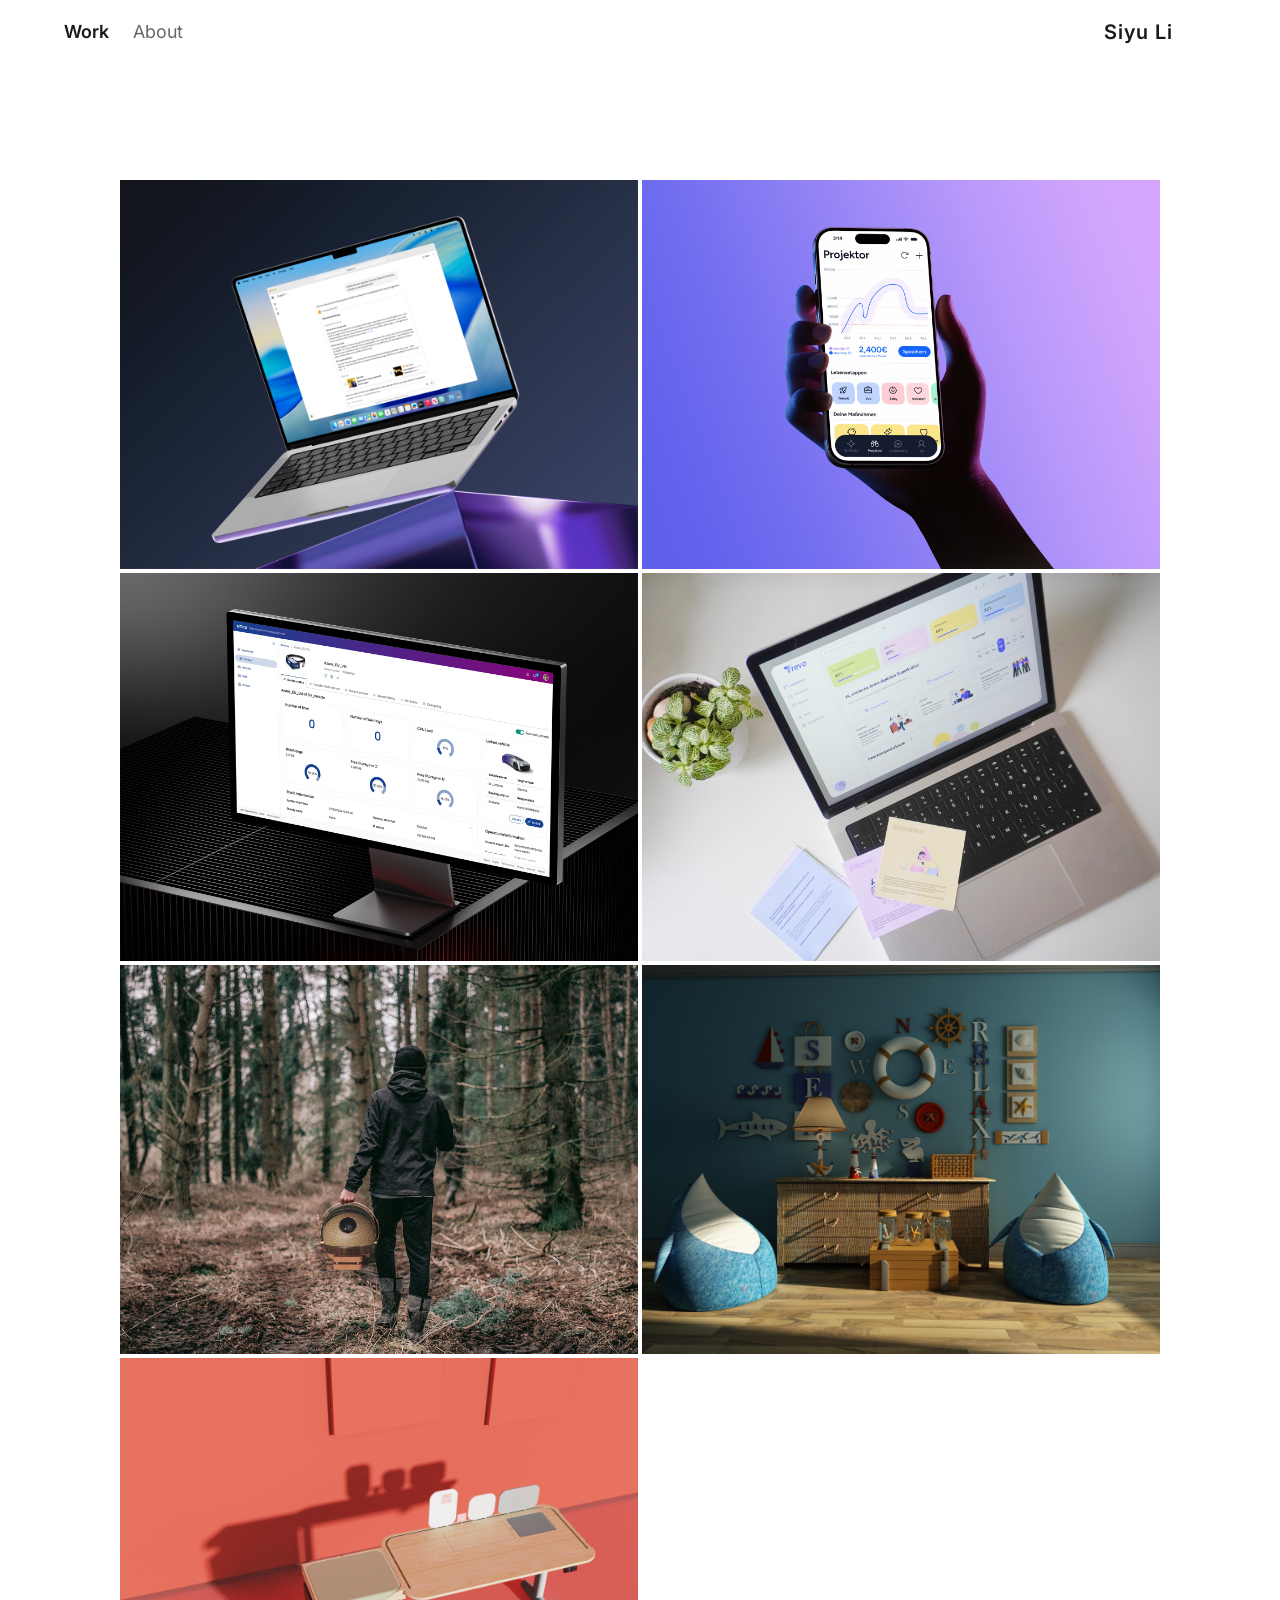
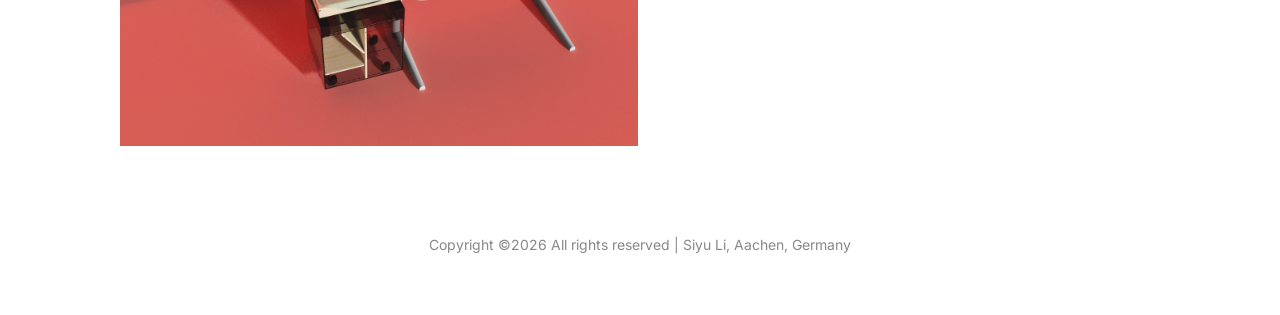
<file: index.html>
<!DOCTYPE html>
<html lang="en">
<head>
    <meta charset="UTF-8">
    <meta name="viewport" content="width=device-width, initial-scale=1.0">
    <title>Siyu Li - Design Portfolio</title>
    <meta name="description" content="Interaction & Digital Product Designer with a background in engineering, industrial and communication design. Creating intuitive, human-centered digital experiences.">
    
    <!-- SEO & Keywords -->
    <meta name="keywords" content="Siyu Li, Design Portfolio, UX Design, Interaction Design, Digital Product Designer, Human-centered Design, Aachen">
    <meta name="author" content="Siyu Li">
    
    <!-- Open Graph (LinkedIn, WeChat Link Preview) -->
    <meta property="og:title" content="Siyu Li - Interaction & Digital Product Designer">
    <meta property="og:description" content="Interaction & Digital Product Designer with a background in engineering, industrial and communication design. Creating intuitive, human-centered digital experiences.">
    <meta property="og:type" content="website">
    
    <!-- Web-Clip / Favicon -->
    <link rel="icon" type="image/png" href="assets/favicon.png">
    <link rel="apple-touch-icon" href="assets/apple-touch-icon.png">
    
    <link rel="stylesheet" href="style.css?v=97">
</head>
<body>
    <header class="header">
        <nav class="nav-left">
            <a href="index.html" class="nav-link active">Work</a>
            <a href="about.html" class="nav-link">About</a>
        </nav>
        <div class="nav-right">
            <a href="index.html" class="brand-name">Siyu Li</a>
        </div>
        <button class="mobile-menu-btn" aria-label="Toggle menu">
            <svg width="24" height="24" viewBox="0 0 24 24" fill="none" stroke="currentColor" stroke-width="1.5" stroke-linecap="round" stroke-linejoin="round">
                <line x1="3" y1="12" x2="21" y2="12"></line>
                <line x1="3" y1="6" x2="21" y2="6"></line>
                <line x1="3" y1="18" x2="21" y2="18"></line>
            </svg>
        </button>
    </header>

    <div class="mobile-menu-overlay">
        <button class="mobile-menu-close" aria-label="Close menu">
            <svg width="24" height="24" viewBox="0 0 24 24" fill="none" stroke="currentColor" stroke-width="1.5" stroke-linecap="round" stroke-linejoin="round">
                <line x1="18" y1="6" x2="6" y2="18"></line>
                <line x1="6" y1="6" x2="18" y2="18"></line>
            </svg>
        </button>
        <nav class="mobile-nav">
            <a href="index.html" class="mobile-nav-link active">Work</a>
            <a href="about.html" class="mobile-nav-link">About</a>
        </nav>
    </div>

    <main class="gallery-container">
        <!-- Grid Items will be added here -->
        <a href="synapse.html" class="gallery-item large">
            <img src="assets/synapse/block-cover.png" alt="Synapse - Integrating AI and scalable design systems" loading="lazy">
            <div class="overlay">
                <h3>Synapse.</h3>
                <p>Integrating AI and scalable design systems for digital media.</p>
                <p>Handelsblatt Media Group</p>
            </div>
        </a>
        <a href="mater.html" class="gallery-item large">
            <img src="assets/mater/Project-01_Cover.jpg" alt="māter - Financial clarity" loading="lazy">
            <div class="overlay">
                <h3>māter</h3>
                <p>Financial clarity. Built for confidence.</p>
                <p>Master Project 2 (Individual)</p>
            </div>
        </a>
        <a href="evolution.html" class="gallery-item large">
            <img src="assets/evolution/Project-02_Cover.jpg" alt="Evolution - cloud redesigns" loading="lazy">
            <div class="overlay">
                <h3>Evolution</h3>
                <p>From rapid PoCs to systemic cloud redesigns.</p>
                <p>ETAS</p>
            </div>
        </a>
        <a href="trevo.html" class="gallery-item small">
            <img src="assets/trevo/Project-03_Cover.jpg" alt="Trevo - digital transformation" loading="lazy">
            <div class="overlay">
                <h3>Trevo</h3>
                <p>Supporting digital transition for small businesses</p>
                <p>Master Project 1 (Individual)</p>
            </div>
        </a>
        <a href="chirp.html" class="gallery-item small">
            <img src="assets/chirp/Project-04_Cover.jpg" alt="Chirp Chirp - Bird Rescue" loading="lazy">
            <div class="overlay">
                <h3>Chirp Chirp</h3>
                <p>Optimization System for Bird Rescue.</p>
                <p>Bachelor Semester Project (Individual)</p>
            </div>
        </a>
        <a href="interior-archive.html" class="gallery-item large">
            <img src="assets/interior-archive/Project-05_Cover.png" alt="Spatial Visions - Interior Renderings" loading="lazy">
            <div class="overlay">
                <h3>Spatial Visions</h3>
                <p>A curated collection of photorealistic 3D interior renderings exploring light, material, and spatial atmosphere.</p>
            </div>
        </a>
        
        <a href="ErgoSpace.html" class="gallery-item large">
            <img src="assets/ErgoSpace/Project-06_Cover.jpg" alt="ErgoSpace: Modular Workstation" loading="lazy">
            <div class="overlay">
                <h3>ErgoSpace</h3>
                <p>An ergonomic modular workstation reducing work fatigue.</p>
                <p>Bachelor Graduation Project (Individual)</p>
            </div>
        </a>
        
    </main>

    <footer class="site-footer">
        <p>Copyright ©2026 All rights reserved | Siyu Li, Aachen, Germany</p>
    </footer>

    <button id="backToTop" class="back-to-top" aria-label="Back to top">
        <svg width="24" height="24" viewBox="0 0 24 24" fill="none" stroke="currentColor" stroke-width="2" stroke-linecap="round" stroke-linejoin="round">
            <line x1="12" y1="19" x2="12" y2="5"></line>
            <polyline points="5 12 12 5 19 12"></polyline>
        </svg>
    </button>

    <script src="script.js"></script>
</body>
</html>
</file>
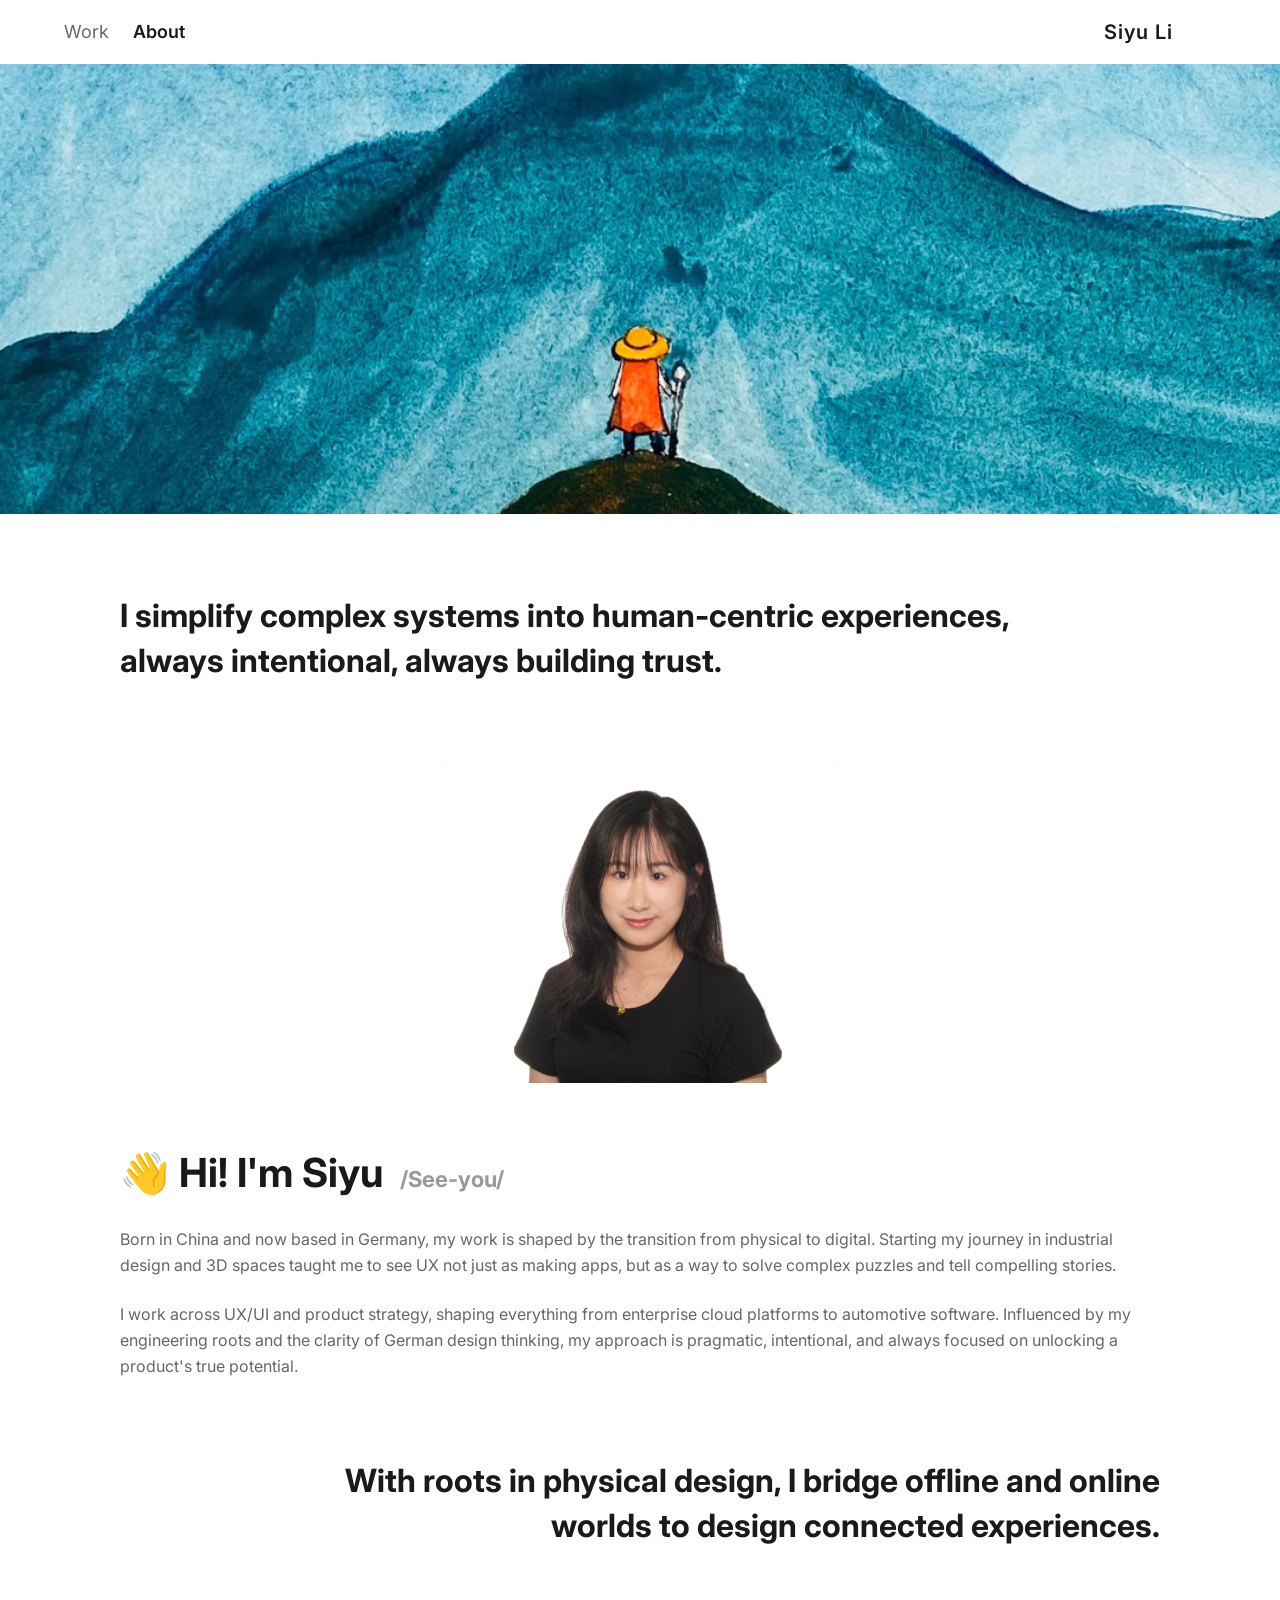
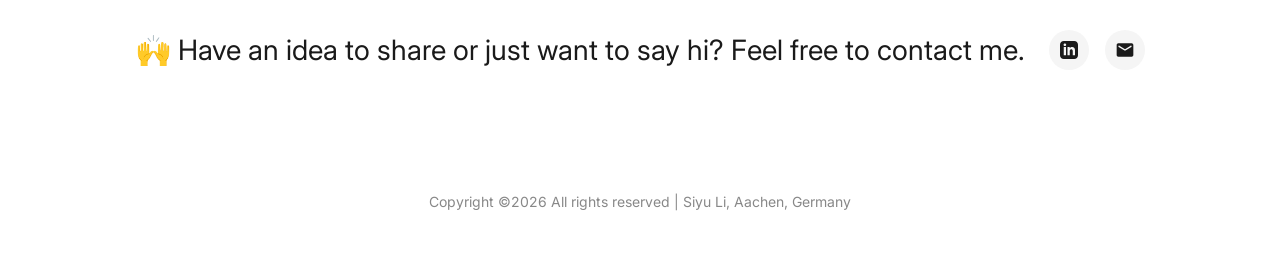
<file: about.html>
<!DOCTYPE html>
<html lang="en">
<head>
    <meta charset="UTF-8">
    <meta name="viewport" content="width=device-width, initial-scale=1.0">
    <title>Siyu Li - About</title>
    <meta name="description" content="Interaction & Digital Product Designer with a background in engineering, industrial and communication design. Creating intuitive, human-centered digital experiences.">
    
    <!-- SEO & Keywords -->
    <meta name="keywords" content="Siyu Li, Design Portfolio, UX Design, Interaction Design, Digital Product Designer, Human-centered Design, Aachen">
    <meta name="author" content="Siyu Li">
    
    <!-- Open Graph (LinkedIn, WeChat Link Preview) -->
    <meta property="og:title" content="Siyu Li - About Me">
    <meta property="og:description" content="Interaction & Digital Product Designer with a background in engineering, industrial and communication design. Creating intuitive, human-centered digital experiences.">
    <meta property="og:type" content="website">
    
    <!-- Web-Clip / Favicon -->
    <link rel="icon" type="image/png" href="assets/favicon.png">
    <link rel="apple-touch-icon" href="assets/apple-touch-icon.png">
    
    <link rel="stylesheet" href="style.css?v=88">
</head>
<body>
    <header class="header">
        <nav class="nav-left">
            <a href="index.html" class="nav-link">Work</a>
            <a href="about.html" class="nav-link active">About</a>
        </nav>
        <div class="nav-right">
            <a href="index.html" class="brand-name">Siyu Li</a>
        </div>
        <button class="mobile-menu-btn" aria-label="Toggle menu">
            <svg width="24" height="24" viewBox="0 0 24 24" fill="none" stroke="currentColor" stroke-width="1.5" stroke-linecap="round" stroke-linejoin="round">
                <line x1="3" y1="12" x2="21" y2="12"></line>
                <line x1="3" y1="6" x2="21" y2="6"></line>
                <line x1="3" y1="18" x2="21" y2="18"></line>
            </svg>
        </button>
    </header>

    <div class="mobile-menu-overlay">
        <button class="mobile-menu-close" aria-label="Close menu">
            <svg width="24" height="24" viewBox="0 0 24 24" fill="none" stroke="currentColor" stroke-width="1.5" stroke-linecap="round" stroke-linejoin="round">
                <line x1="18" y1="6" x2="6" y2="18"></line>
                <line x1="6" y1="6" x2="18" y2="18"></line>
            </svg>
        </button>
        <nav class="mobile-nav">
            <a href="index.html" class="mobile-nav-link">Work</a>
            <a href="about.html" class="mobile-nav-link active">About</a>
        </nav>
    </div>

    <main class="about-container">
        <!-- Reduced height as requested -->
        <section class="about-hero">
            <img src="assets/About/Hero.jpg" alt="About Hero Image" class="about-hero-img">
        </section>

        <section class="about-content">
            <h1 class="about-headline">I simplify complex systems into human-centric experiences,<br>always intentional, always building trust.</h1>
            
            <div class="about-grid">
                <div class="about-portrait">
                    <img src="assets/About/Portrait.png" alt="Siyu Li" class="about-portrait-img">
                </div>
                <div class="about-text">
                    <h2>👋 Hi! I'm Siyu <span>/See-you/</span></h2>
                    <p>Born in China and now based in Germany, my work is shaped by the transition from physical to digital. Starting my journey in industrial design and 3D spaces taught me to see UX not just as making apps, but as a way to solve complex puzzles and tell compelling stories.</p>
                    <br>
                    <p>I work across UX/UI and product strategy, shaping everything from enterprise cloud platforms to automotive software. Influenced by my engineering roots and the clarity of German design thinking, my approach is pragmatic, intentional, and always focused on unlocking a product's true potential.</p>
                </div>
            </div>

            <h2 class="about-closing">With roots in physical design, I bridge offline and online<br>worlds to design connected experiences.</h2>

            <div class="about-contact">
                <div class="about-contact-header">
                    <p>🙌 Have an idea to share or just want to say hi? Feel free to contact me.</p>
                    <div class="social-links">
                        <a href="https://www.linkedin.com/in/siyu-li-design" target="_blank" rel="noopener noreferrer" aria-label="LinkedIn" class="social-icon">
                            <svg width="18" height="18" viewBox="0 0 24 24" fill="currentColor">
                                <path d="M19 0h-14c-2.761 0-5 2.239-5 5v14c0 2.761 2.239 5 5 5h14c2.762 0 5-2.239 5-5v-14c0-2.761-2.238-5-5-5zm-11 19h-3v-11h3v11zm-1.5-12.268c-.966 0-1.75-.79-1.75-1.764s.784-1.764 1.75-1.764 1.75.79 1.75 1.764-.783 1.764-1.75 1.764zm13.5 12.268h-3v-5.604c0-3.368-4-3.113-4 0v5.604h-3v-11h3v1.765c1.396-2.586 7-2.777 7 2.476v6.759z"/>
                            </svg>
                        </a>
                        <a href="mailto:siyu.li.design@gmail.com" aria-label="Email" class="social-icon">
                            <svg width="20" height="20" viewBox="0 0 24 24" fill="currentColor">
                                <path d="M20 4H4c-1.1 0-1.99.9-1.99 2L2 18c0 1.1.9 2 2 2h16c1.1 0 2-.9 2-2V6c0-1.1-.9-2-2-2zm-.4 4.25l-7.07 4.42c-.32.2-.74.2-1.06 0L4.4 8.25c-.25-.16-.4-.43-.4-.72 0-.67.73-1.07 1.3-.72L12 11l6.7-4.19c.57-.35 1.3.05 1.3.72 0 .29-.15.56-.4.72z"/>
                            </svg>
                        </a>
                    </div>
                </div>
            </div>
        </section>
    </main>

    <footer class="site-footer">
        <p>Copyright ©2026 All rights reserved | Siyu Li, Aachen, Germany</p>
    </footer>

    <button id="backToTop" class="back-to-top" aria-label="Back to top">
        <svg width="24" height="24" viewBox="0 0 24 24" fill="none" stroke="currentColor" stroke-width="2" stroke-linecap="round" stroke-linejoin="round">
            <line x1="12" y1="19" x2="12" y2="5"></line>
            <polyline points="5 12 12 5 19 12"></polyline>
        </svg>
    </button>

    <script src="script.js"></script>
</body>
</html>
</file>
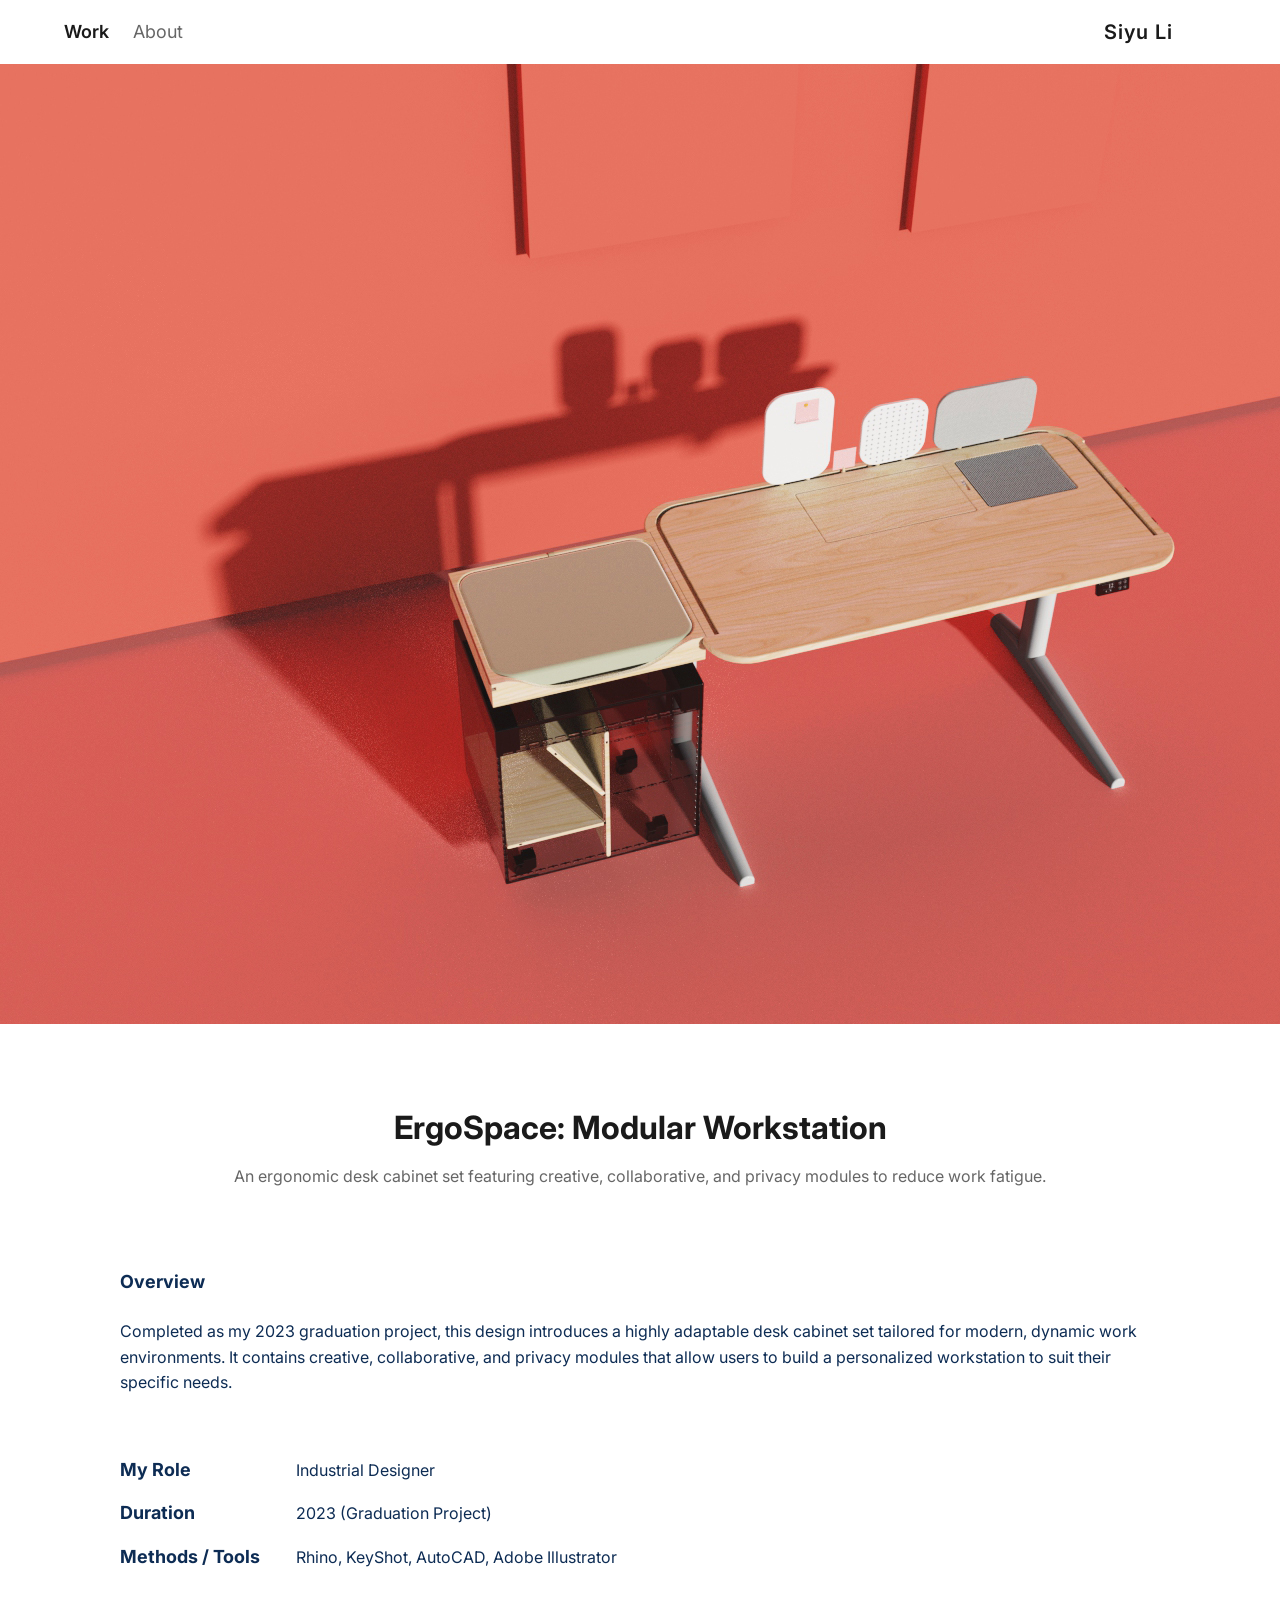
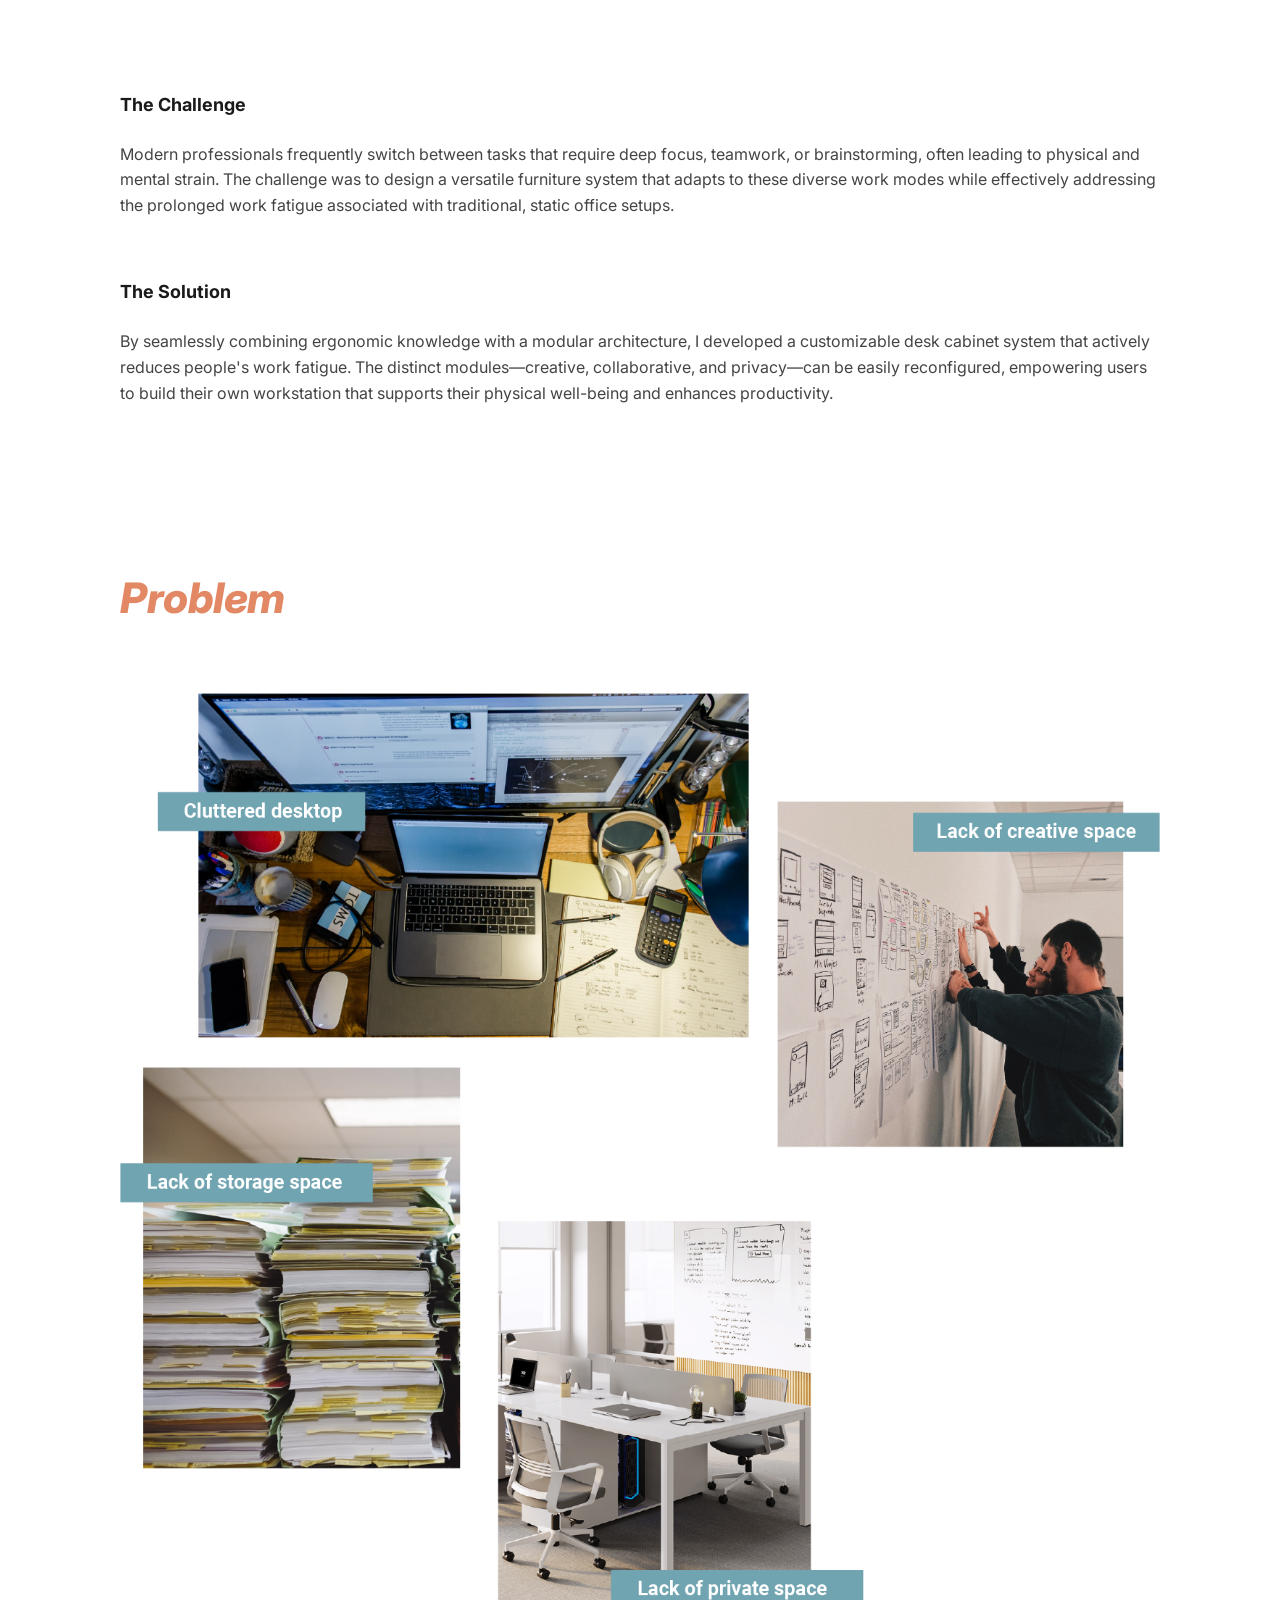
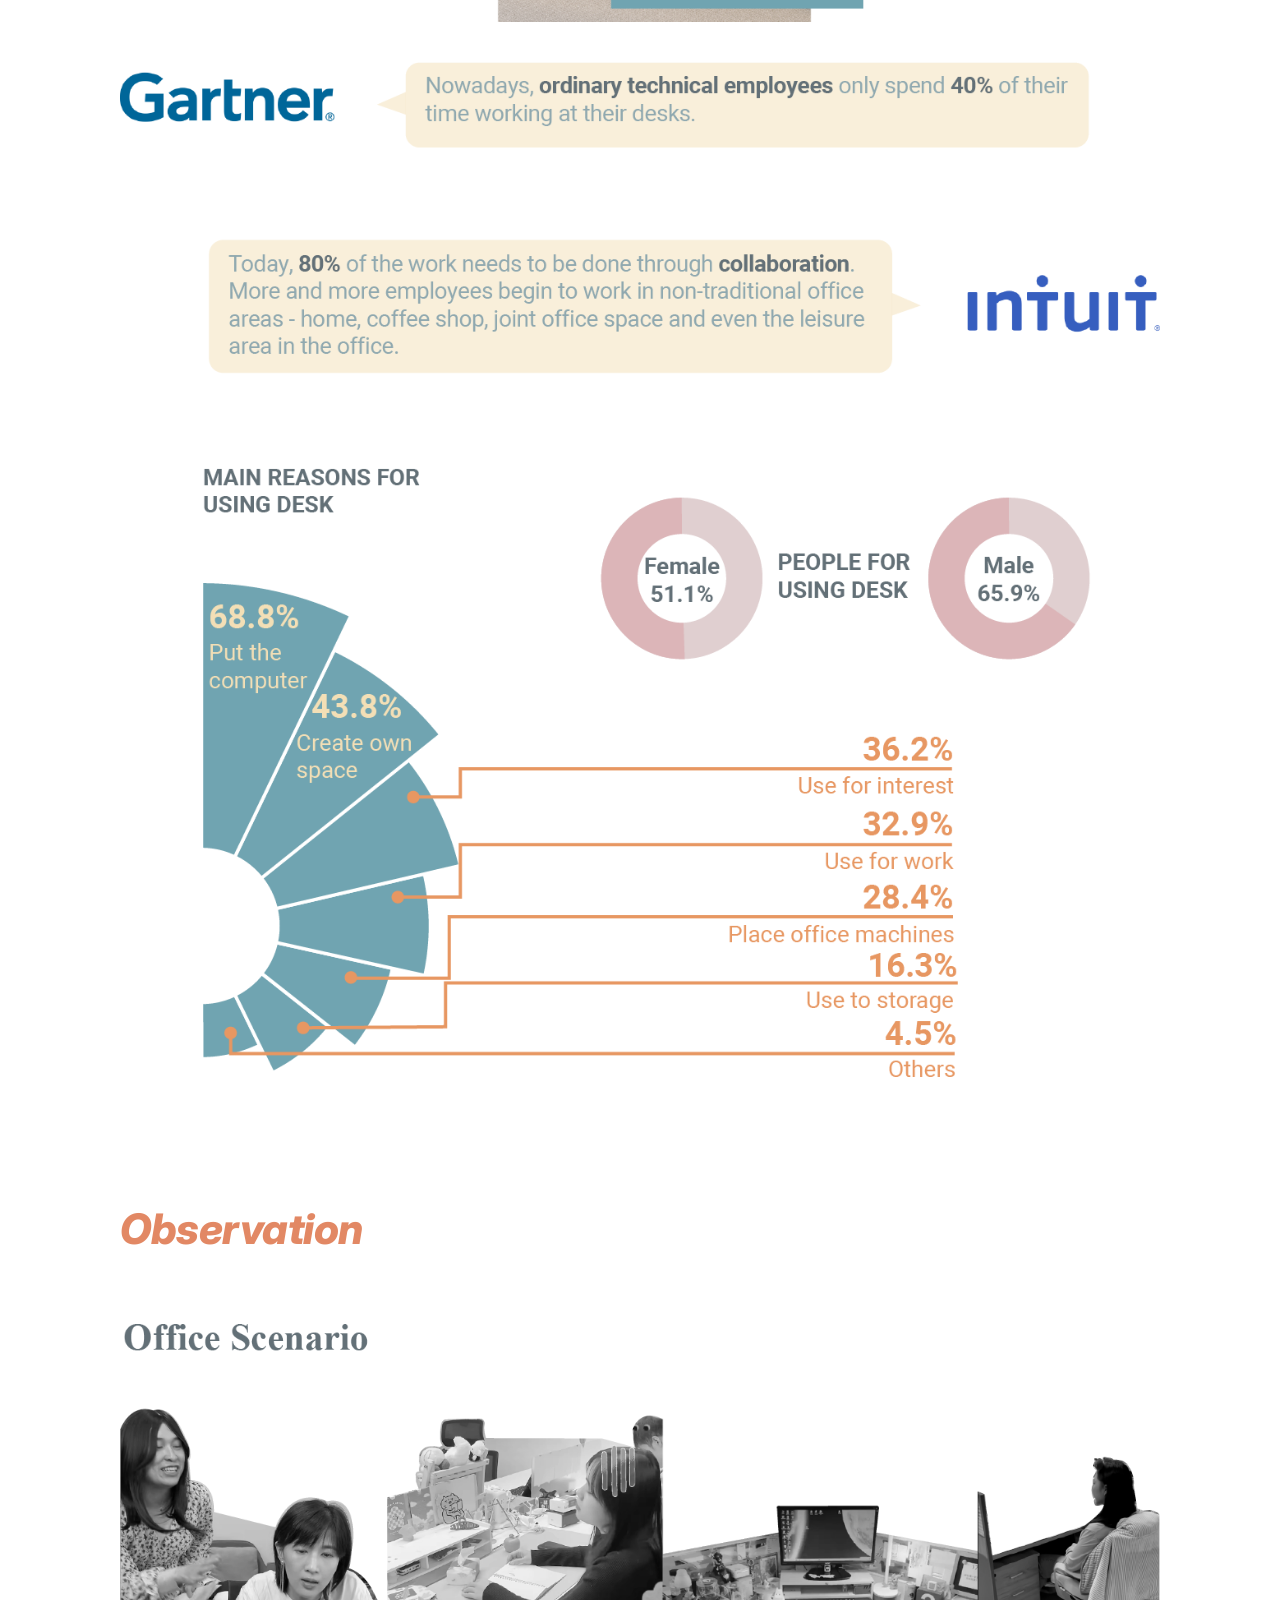
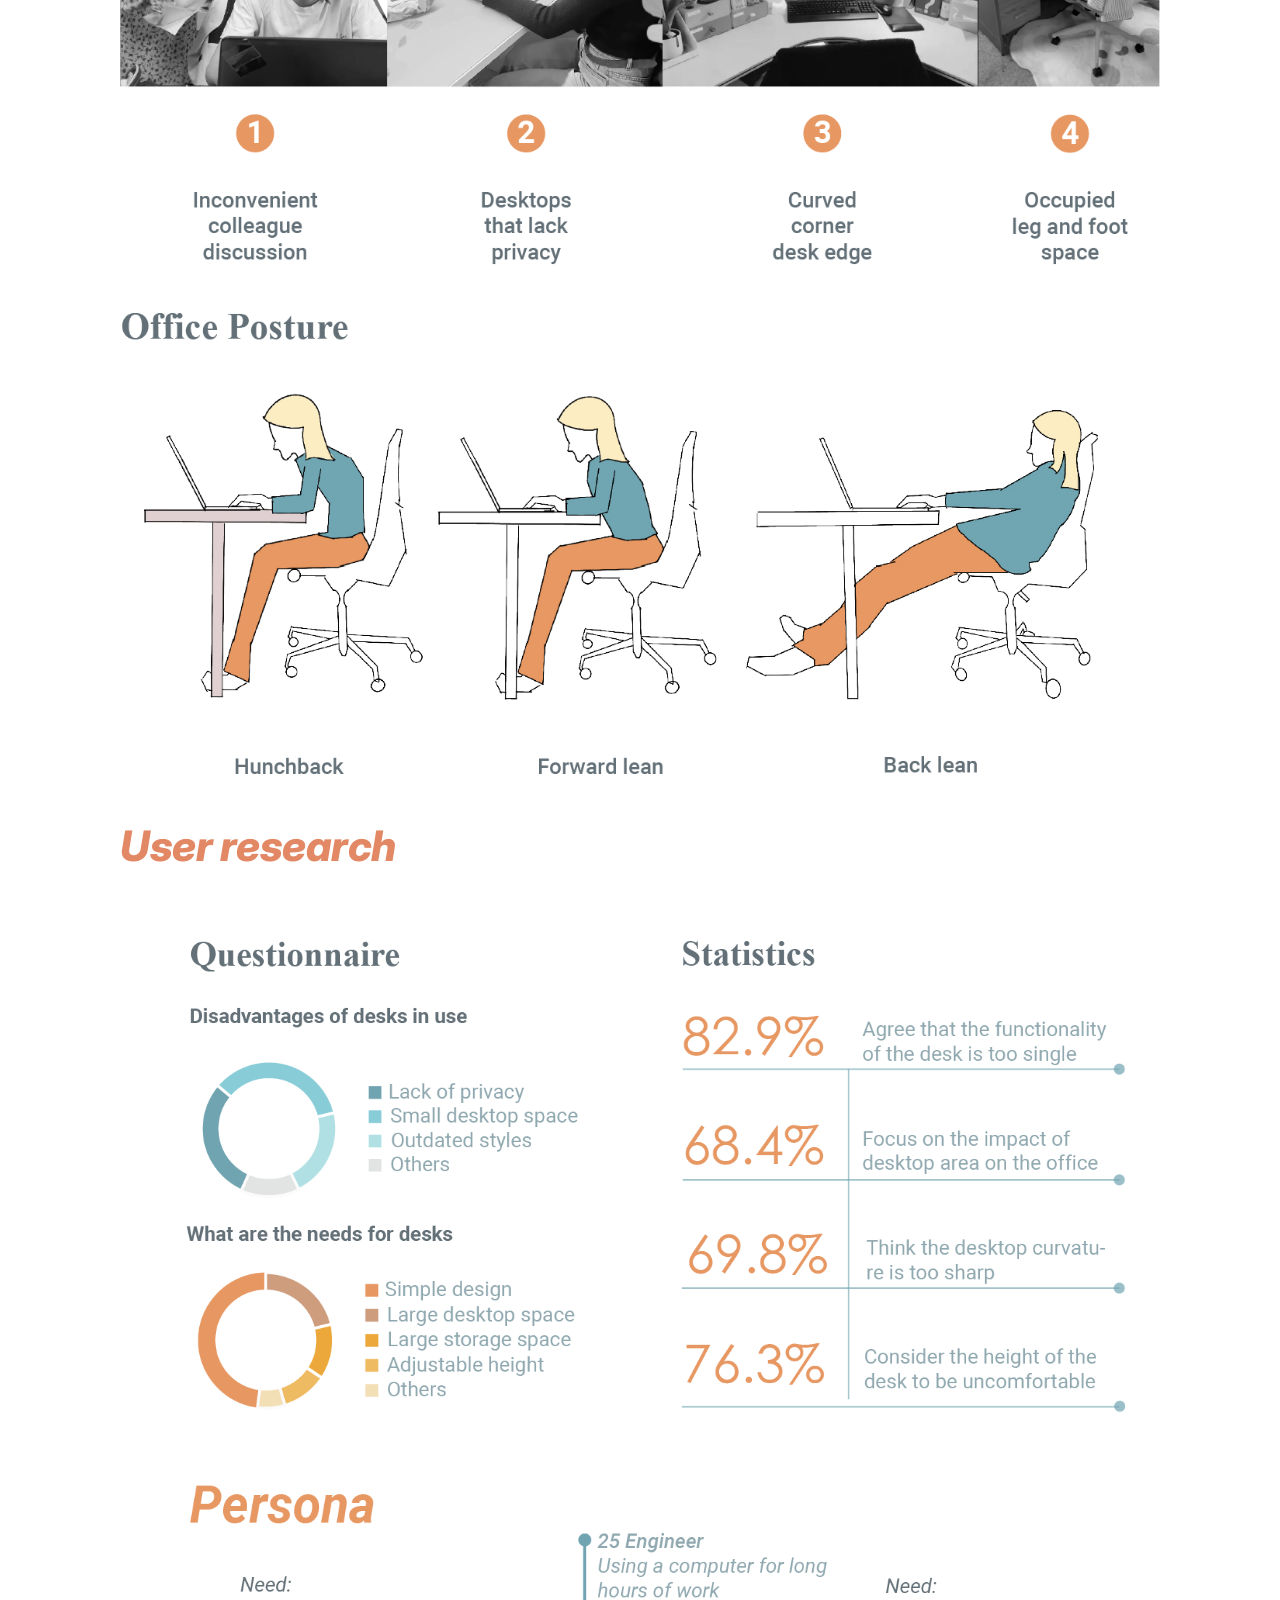
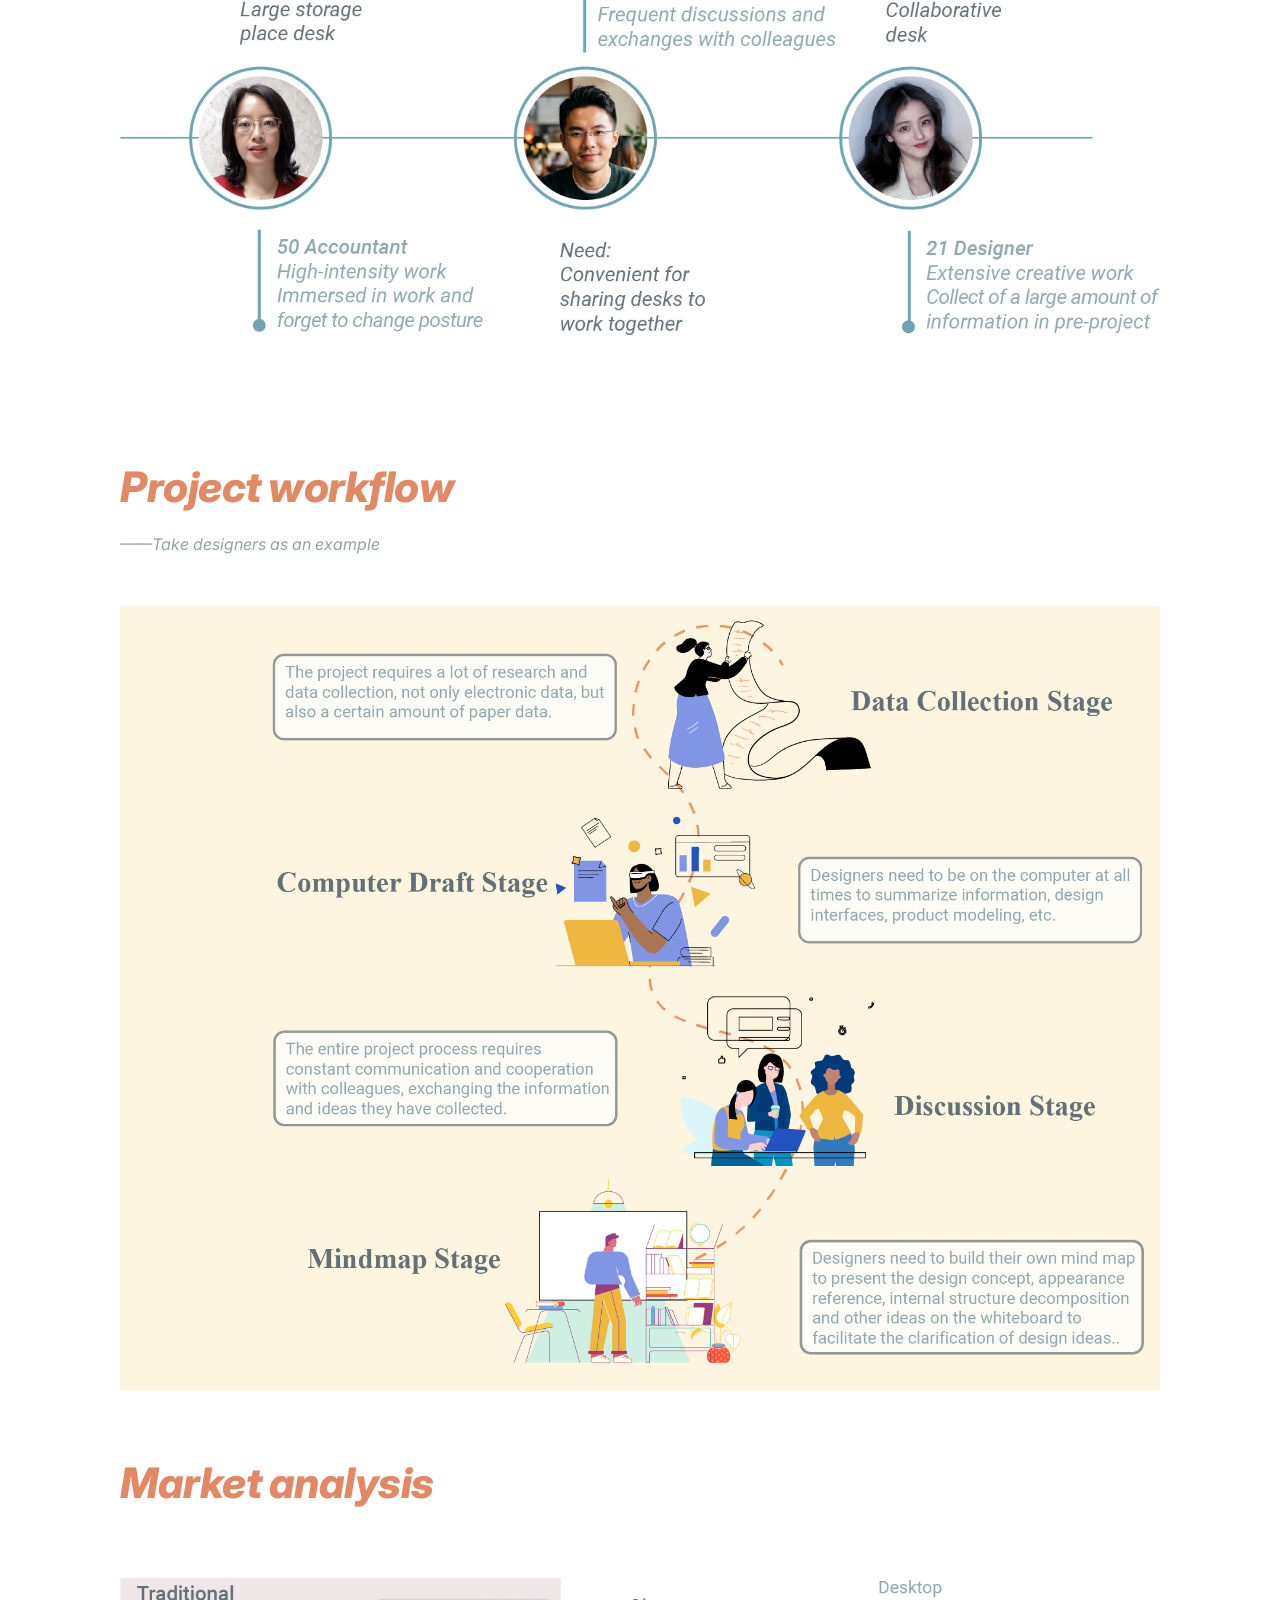
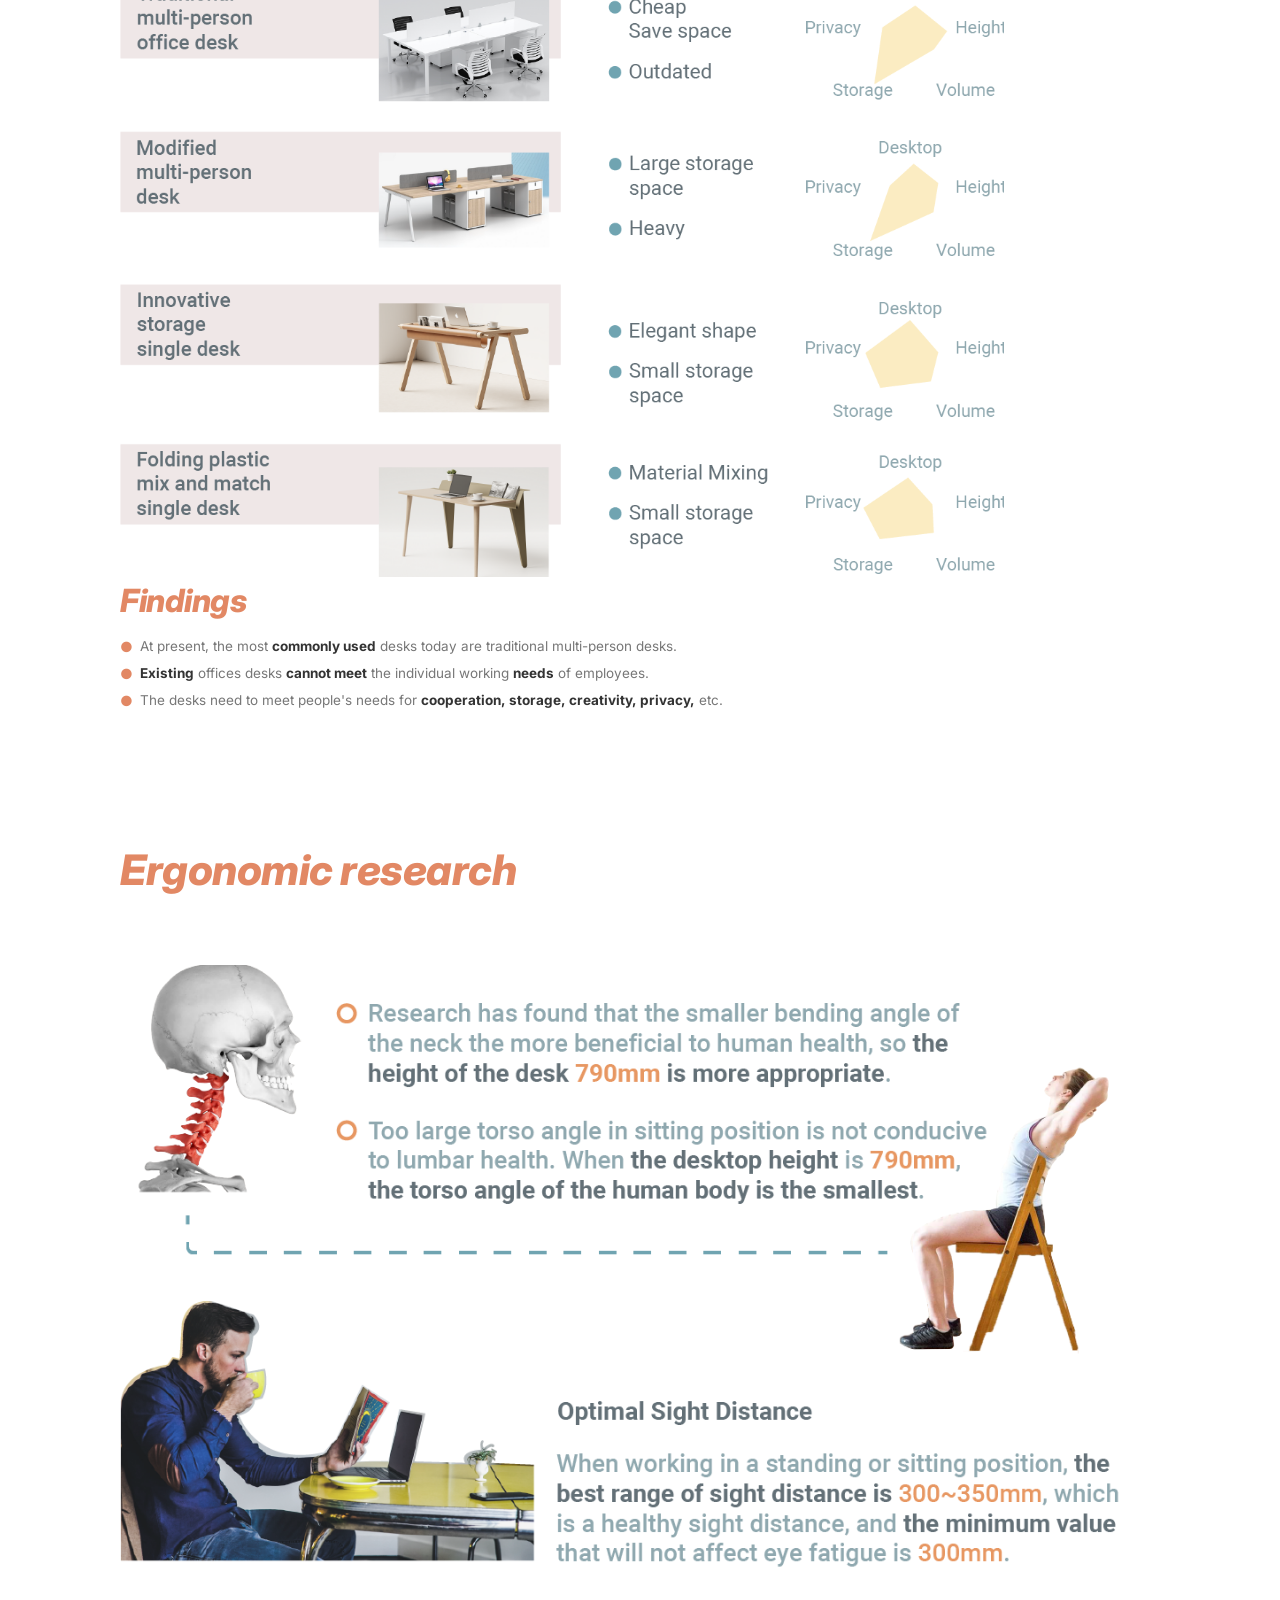
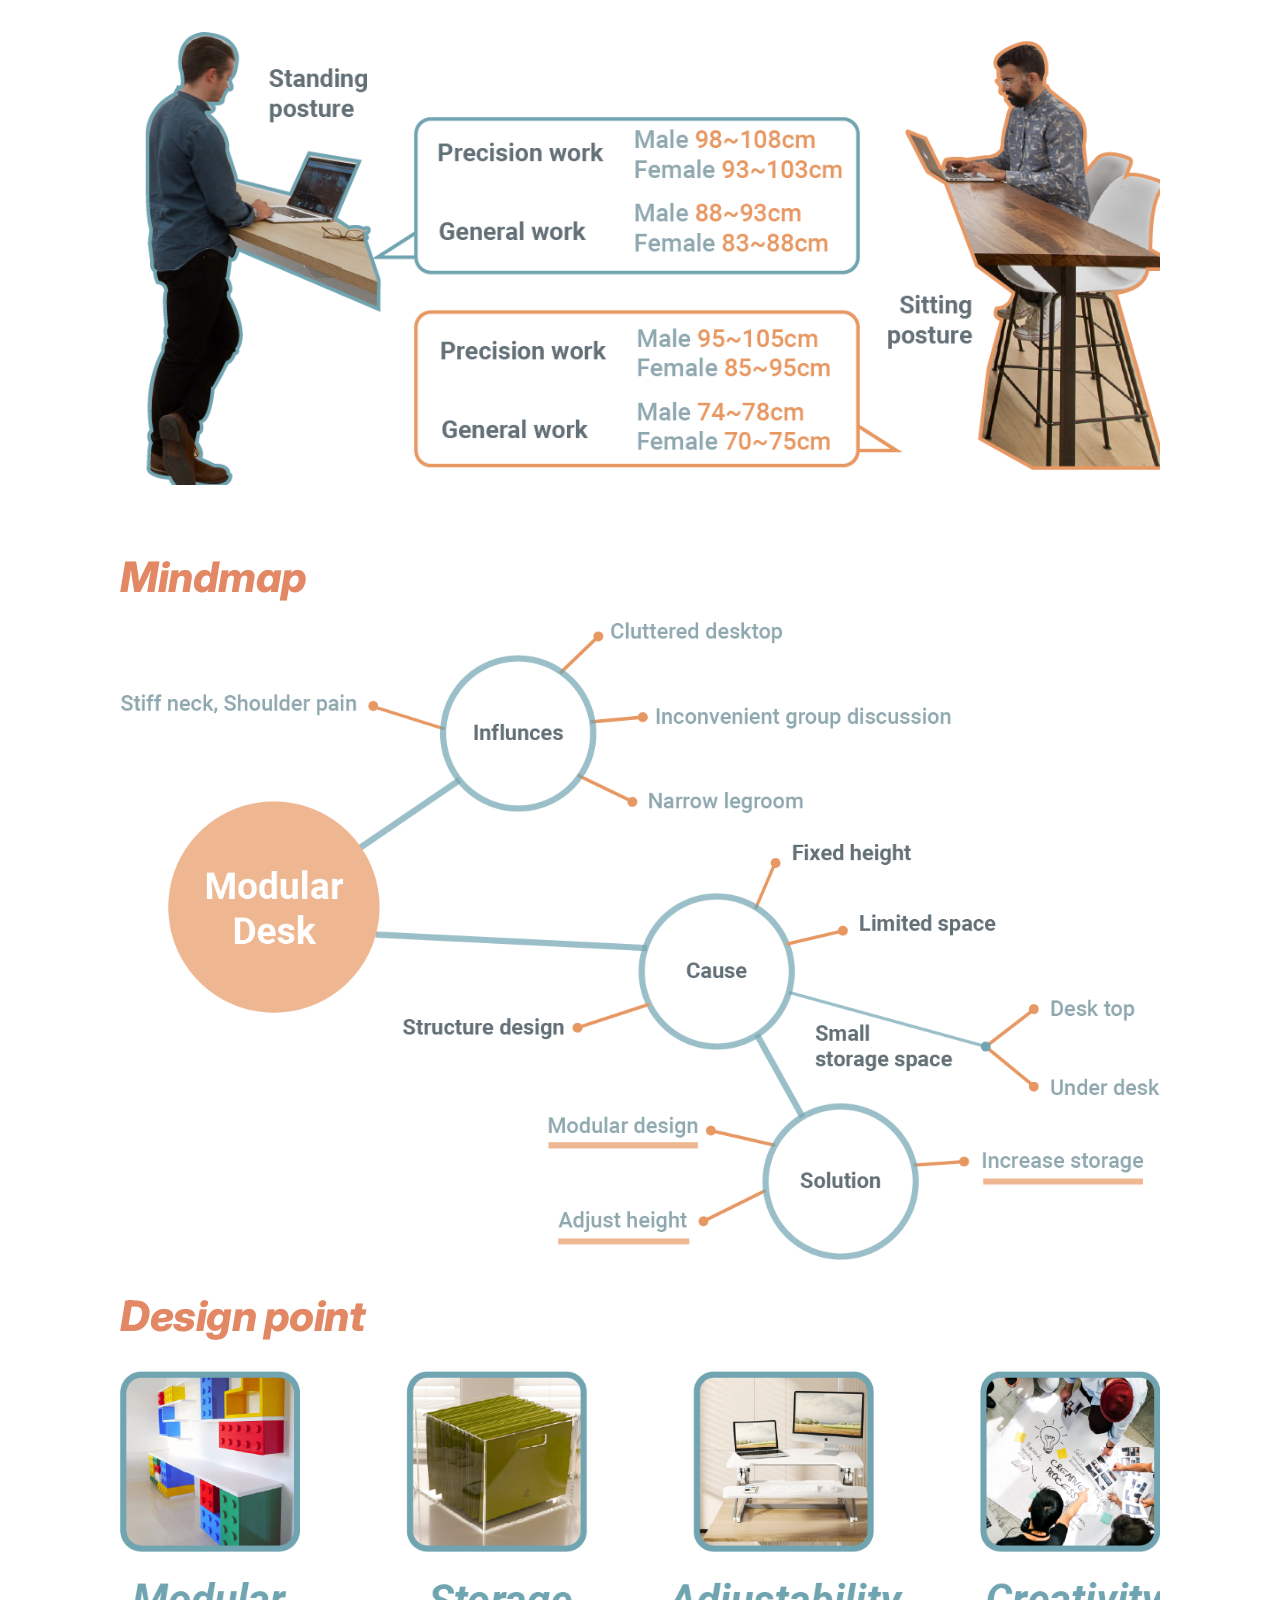
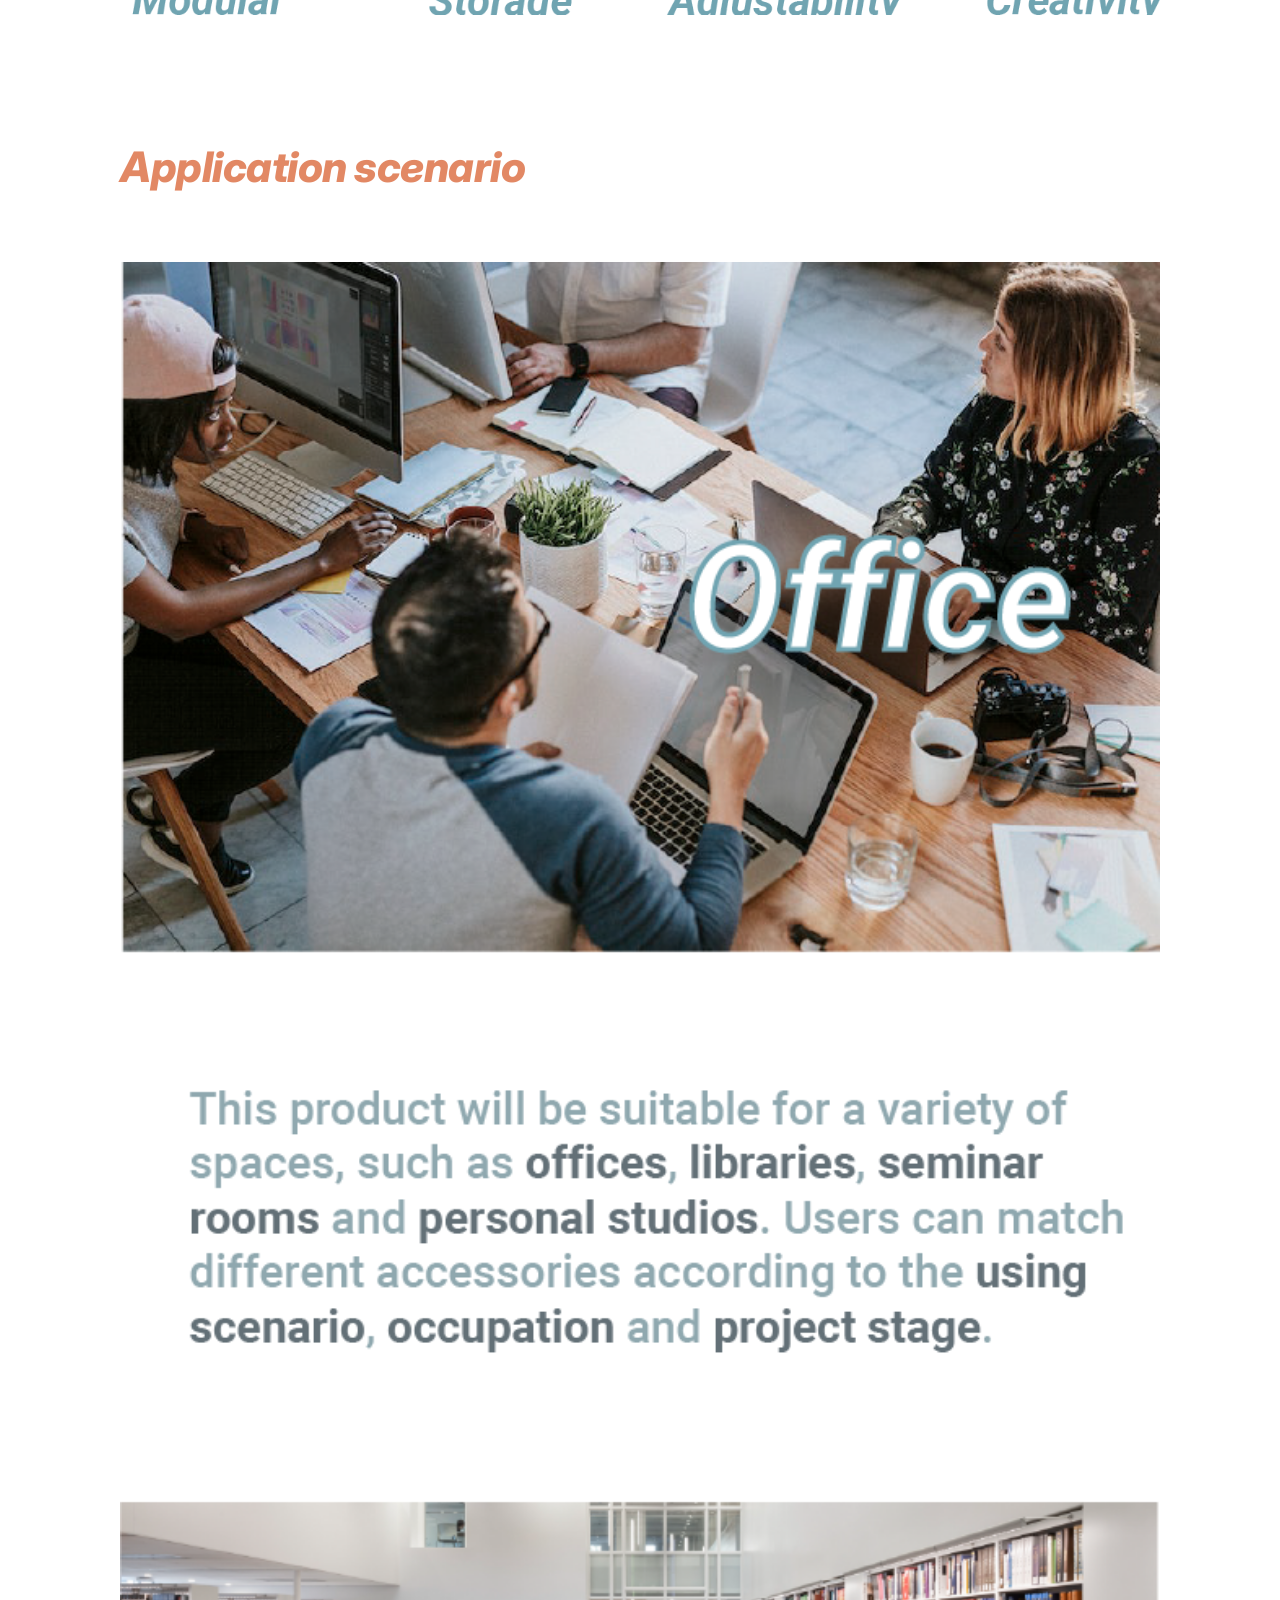
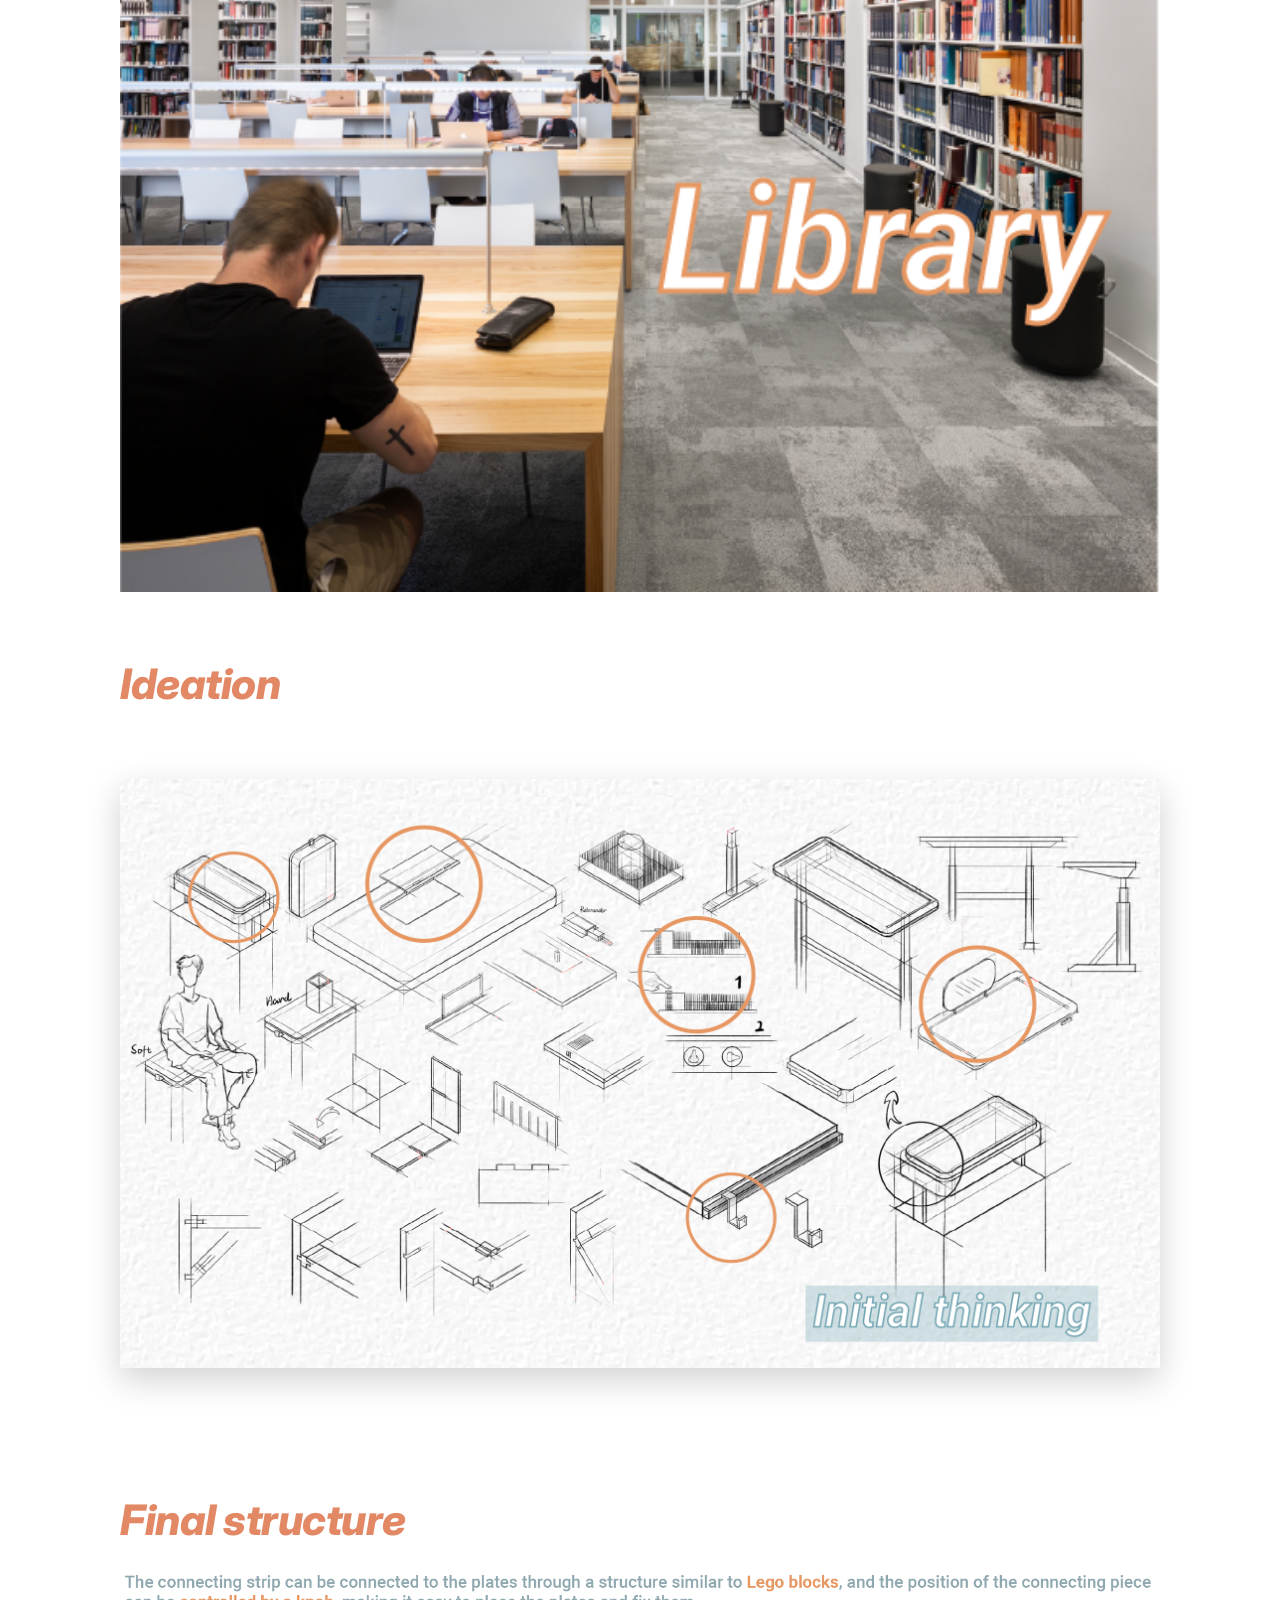
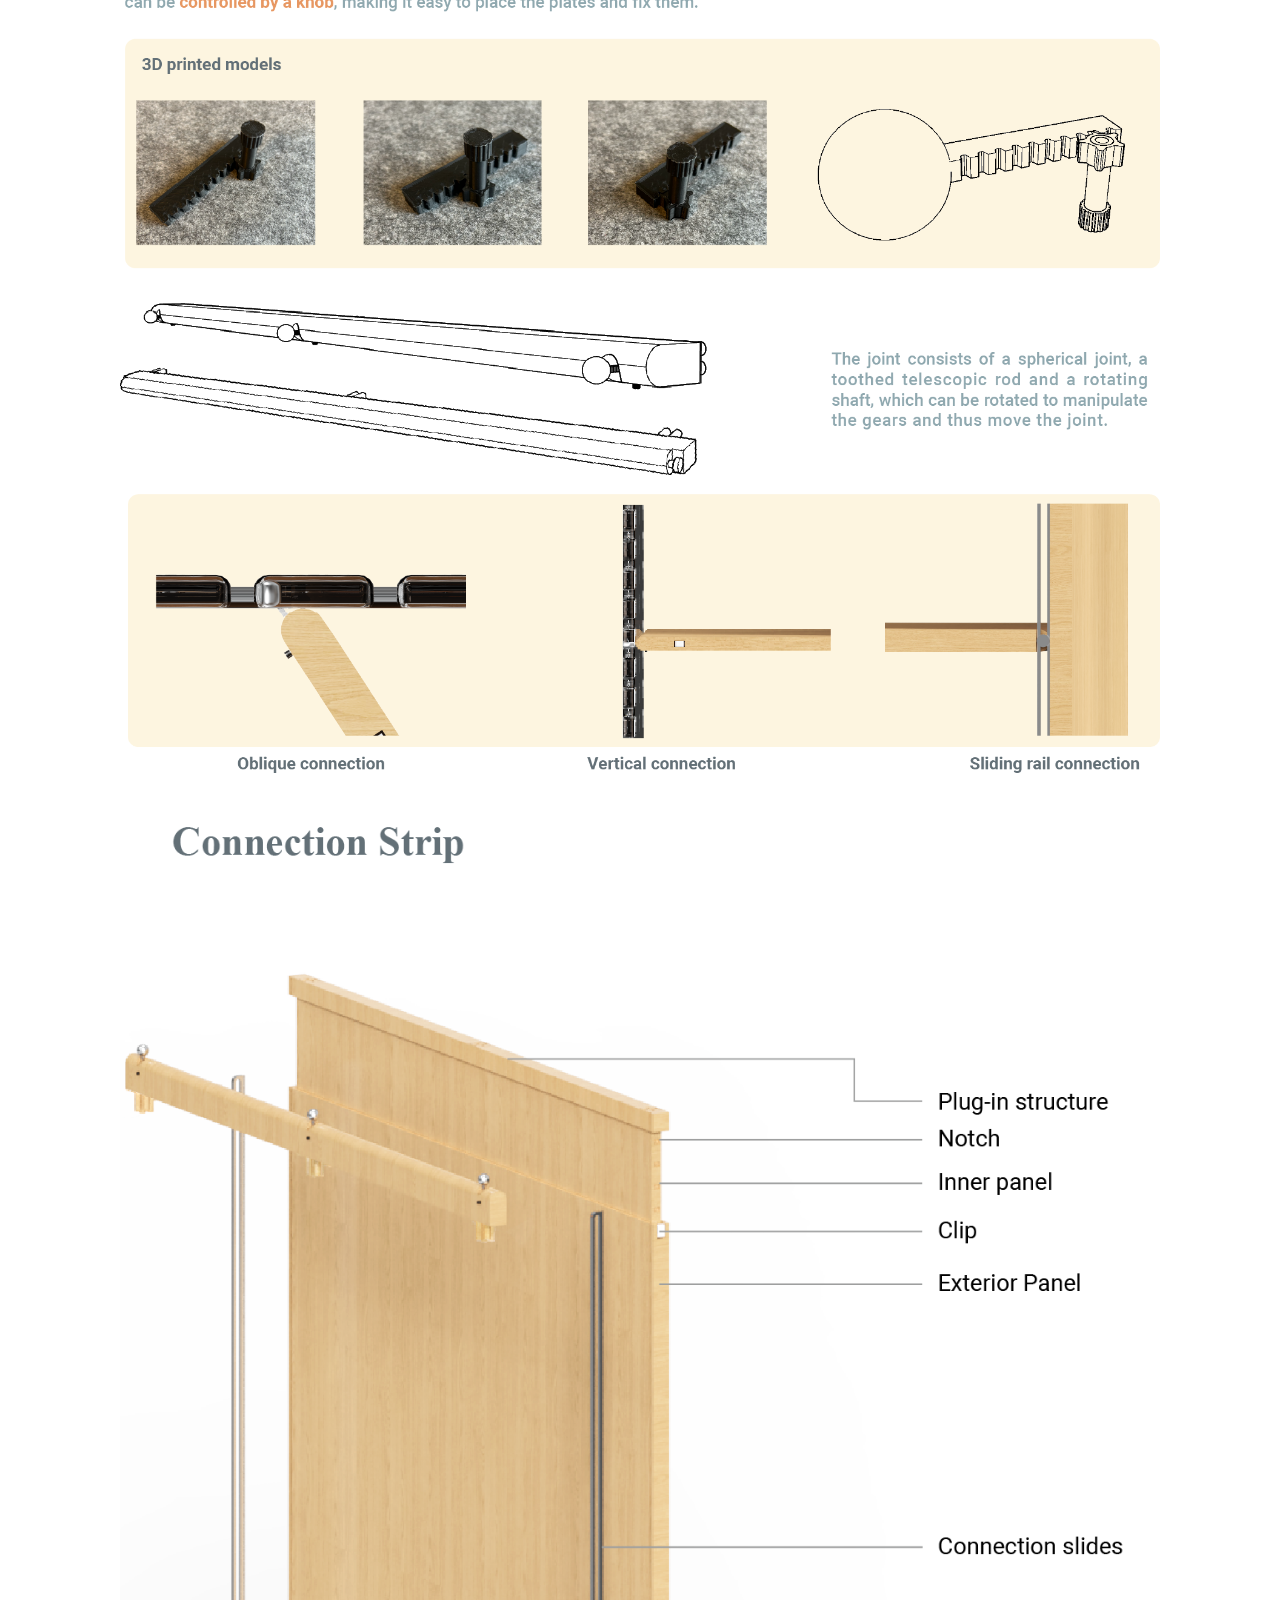
<file: ErgoSpace.html>
<!DOCTYPE html>
<html lang="en">
<head>
    <meta charset="UTF-8">
    <meta name="viewport" content="width=device-width, initial-scale=1.0">
    <title>ErgoSpace - Siyu Li</title>
    <meta name="description" content="An ergonomic desk cabinet set featuring creative, collaborative, and privacy modules to reduce work fatigue.">
    
    <!-- SEO & Keywords -->
    <meta name="keywords" content="Siyu Li, Design Portfolio, Interior Design, Spatial Visions, 3D Rendering, V-Ray, Architecture">
    <meta name="author" content="Siyu Li">
    
    <!-- Open Graph (LinkedIn, WeChat Link Preview) -->
    <meta property="og:title" content="ErgoSpace - Siyu Li">
    <meta property="og:description" content="An ergonomic desk cabinet set featuring creative, collaborative, and privacy modules to reduce work fatigue.">
    <meta property="og:type" content="website">
    
    <!-- Web-Clip / Favicon -->
    <link rel="icon" type="image/png" href="assets/favicon.png">
    <link rel="apple-touch-icon" href="assets/apple-touch-icon.png">
    
    <link rel="stylesheet" href="style.css?v=88">

    
    
    
    
    




</head>

<body>
    <header class="header">
        <nav class="nav-left">
            <a href="index.html" class="nav-link active">Work</a>
            <a href="about.html" class="nav-link">About</a>
        </nav>
        <div class="nav-right">
            <a href="index.html" class="brand-name">Siyu Li</a>
        </div>
        <button class="mobile-menu-btn" aria-label="Toggle menu">
            <svg width="24" height="24" viewBox="0 0 24 24" fill="none" stroke="currentColor" stroke-width="1.5" stroke-linecap="round" stroke-linejoin="round">
                <line x1="3" y1="12" x2="21" y2="12"></line>
                <line x1="3" y1="6" x2="21" y2="6"></line>
                <line x1="3" y1="18" x2="21" y2="18"></line>
            </svg>
        </button>
    </header>

    <div class="mobile-menu-overlay">
        <button class="mobile-menu-close" aria-label="Close menu">
            <svg width="24" height="24" viewBox="0 0 24 24" fill="none" stroke="currentColor" stroke-width="1.5" stroke-linecap="round" stroke-linejoin="round">
                <line x1="18" y1="6" x2="6" y2="18"></line>
                <line x1="6" y1="6" x2="18" y2="18"></line>
            </svg>
        </button>
        <nav class="mobile-nav">
            <a href="index.html" class="mobile-nav-link active">Work</a>
            <a href="about.html" class="mobile-nav-link">About</a>
        </nav>
    </div>

    <main class="project-page">
        <!-- Hero Section -->
        <div class="project-hero-wrapper">
            <section class="project-hero">
                <img src="assets/ErgoSpace/Project-06_Cover.jpg" alt="ErgoSpace hero" class="project-hero-img">
            </section>
        </div>

        <!-- Project Info -->
        <section class="project-info">
            <div class="project-header">
                <h1>ErgoSpace: Modular Workstation</h1>
                <p class="subtitle">An ergonomic desk cabinet set featuring creative, collaborative, and privacy modules to reduce work fatigue.</p>
            </div>
            
            <div class="project-overview">
                <div class="overview-left">
                    <h3>Overview</h3>
                    <p>Completed as my 2023 graduation project, this design introduces a highly adaptable desk cabinet set tailored for modern, dynamic work environments. It contains creative, collaborative, and privacy modules that allow users to build a personalized workstation to suit their specific needs.</p>
                    
                                    </div>
                <div class="overview-right">
                    <div class="meta-item">
                        <h4>My Role</h4>
                        <p>Industrial Designer</p>
                    </div>
                    <div class="meta-item">
                        <h4>Duration</h4>
                        <p>2023 (Graduation Project)</p>
                    </div>
                    <div class="meta-item">
                        <h4>Methods / Tools</h4>
                        <p>Rhino, KeyShot, AutoCAD, Adobe Illustrator</p>
                    </div>
                    
                </div>
            </div>
            <div class="project-overview" style="margin-top: 120px;">
                <div class="overview-left">
                    <h3 style="color: #1a1a1a;">The Challenge</h3>
                    <p style="color: #444;">Modern professionals frequently switch between tasks that require deep focus, teamwork, or brainstorming, often leading to physical and mental strain. The challenge was to design a versatile furniture system that adapts to these diverse work modes while effectively addressing the prolonged work fatigue associated with traditional, static office setups.</p>
                </div>
                <div class="overview-left">
                    <h3 style="color: #1a1a1a;">The Solution</h3>
                    <p style="color: #444;">By seamlessly combining ergonomic knowledge with a modular architecture, I developed a customizable desk cabinet system that actively reduces people's work fatigue. The distinct modules—creative, collaborative, and privacy—can be easily reconfigured, empowering users to build their own workstation that supports their physical well-being and enhances productivity.</p>
                </div>
            </div>
        </section>


        <!-- Problem Block -->
        <section class="responsive-block ergo-problem-block">
            <div class="ergo-col-left">
                <div class="ergo-section-header">
                    <h2>Problem</h2>
                </div>
                <div class="ergo-img-wrapper">
                    <img src="assets/ErgoSpace/problem-1.png" alt="Working space problems" class="zoomable-img needs-flat-white-bg" data-gallery="ergo-problem">
                </div>
            </div>
            <div class="ergo-col-right">
                <div class="ergo-img-wrapper">
                    <img src="assets/ErgoSpace/problem-2.png" alt="Main reasons for using desk" class="zoomable-img needs-flat-white-bg" data-gallery="ergo-problem">
                </div>
            </div>
        </section>


        <!-- Research Block -->
        <section class="responsive-block ergo-research-block">
            <div class="ergo-col-left">
                <div class="ergo-section-header">
                    <h2>Observation</h2>
                </div>
                <div class="ergo-img-wrapper">
                    <img src="assets/ErgoSpace/observation.png" alt="Observation" class="zoomable-img needs-flat-white-bg" data-gallery="ergo-research">
                </div>
            </div>
            <div class="ergo-col-right">
                <div class="ergo-section-header">
                    <h2>User research</h2>
                </div>
                <div class="ergo-img-wrapper">
                    <img src="assets/ErgoSpace/user-research.png" alt="User research" class="zoomable-img needs-flat-white-bg" data-gallery="ergo-research">
                </div>
            </div>
        </section>


        <!-- Analysis Block -->
        <section class="responsive-block ergo-analysis-block">
            <div class="ergo-col-left">
                <div class="ergo-section-header">
                    <h2>Project workflow</h2>
                    <p class="ergo-subtitle">——Take designers as an example</p>
                </div>
                <div class="ergo-img-wrapper">
                    <img src="assets/ErgoSpace/project-workflow.png" alt="Project workflow" class="zoomable-img needs-flat-white-bg" data-gallery="ergo-analysis">
                </div>
            </div>
            <div class="ergo-col-right">
                <div class="ergo-section-header">
                    <h2>Market analysis</h2>
                </div>
                <div class="ergo-img-wrapper right-analysis-img">
                    <img src="assets/ErgoSpace/market-analysis.png" alt="Market analysis" class="zoomable-img needs-flat-white-bg" data-gallery="ergo-analysis">
                </div>
                <div class="ergo-findings">
                    <h3>Findings</h3>
                    <ul>
                        <li>At present, the most <strong>commonly used</strong> desks today are traditional multi-person desks.</li>
                        <li><strong>Existing</strong> offices desks <strong>cannot meet</strong> the individual working <strong>needs</strong> of employees.</li>
                        <li>The desks need to meet people's needs for <strong>cooperation, storage, creativity, privacy,</strong> etc.</li>
                    </ul>
                </div>
            </div>
        </section>


        <!-- Details Block -->
        <section class="responsive-block ergo-details-block">
            <div class="ergo-col-left">
                <div class="ergo-section-header">
                    <h2>Ergonomic research</h2>
                </div>
                <div class="ergo-img-wrapper">
                    <img src="assets/ErgoSpace/ergonomic-research.png" alt="Ergonomic research" class="zoomable-img needs-flat-white-bg" data-gallery="ergo-details">
                </div>
            </div>
            <div class="ergo-col-right">
                <div class="ergo-section-header ergo-mindmap-header">
                    <h2>Mindmap</h2>
                </div>
                <div class="ergo-img-wrapper ergo-mindmap-img">
                    <img src="assets/ErgoSpace/mindmap.png?v=3" alt="Mindmap" class="zoomable-img needs-flat-white-bg" data-gallery="ergo-details">
                </div>
                <div class="ergo-design-point-group">
                    <div class="ergo-section-header">
                        <h2>Design point</h2>
                    </div>
                    <div class="ergo-img-wrapper ergo-design-point-img">
                        <img src="assets/ErgoSpace/design-point.png" alt="Design points">
                    </div>
                </div>
            </div>
        </section>

        <!-- Ideation Block -->
        <section class="responsive-block ergo-ideation-block">
            <div class="ergo-col-left">
                <div class="ergo-section-header">
                    <h2>Application scenario</h2>
                </div>
                <div class="ergo-img-wrapper">
                    <img src="assets/ErgoSpace/application_scenario.png?v=2" alt="Application scenario: office and library">
                </div>
            </div>
            <div class="ergo-col-right">
                <div class="ergo-section-header ergo-header-right">
                    <h2>Ideation</h2>
                </div>
                <div class="ergo-img-wrapper ergo-ideation-card">
                    <img src="assets/ErgoSpace/ideation.png?v=2" alt="Ideation: initial thinking sketches" class="zoomable-img" data-gallery="ergo-ideation">
                </div>
            </div>
        </section>

        <!-- Final Structure Block -->
        <section class="responsive-block ergo-structure-block">
            <div class="ergo-col-left">
                <div class="ergo-section-header">
                    <h2>Final structure</h2>
                </div>
                <div class="ergo-img-wrapper">
                    <img src="assets/ErgoSpace/final-structure.png" alt="Final structure and 3D printed models" class="zoomable-img needs-flat-white-bg" data-gallery="ergo-structure">
                </div>
            </div>
            <div class="ergo-col-right">
                <div class="ergo-img-wrapper">
                    <img src="assets/ErgoSpace/connector.png" alt="Connection Strip structure" class="zoomable-img needs-flat-white-bg" data-gallery="ergo-structure">
                </div>
            </div>
        </section>

        <!-- Cabinet & Desktop Booster Block -->
        <section class="responsive-block ergo-cabinet-block">
            <div class="ergo-col-left">
                <div class="ergo-section-header">
                    <h2>Cabinet combination form</h2>
                </div>
                <div class="ergo-img-wrapper">
                    <img src="assets/ErgoSpace/cabinet-combination-form.png" alt="Cabinet combination form" class="zoomable-img needs-flat-white-bg" data-gallery="ergo-cabinet">
                </div>
            </div>
            <div class="ergo-col-right">
                <div class="ergo-section-header ergo-header-right">
                    <h2>Desktop booster</h2>
                </div>
                <div class="ergo-img-wrapper">
                    <img src="assets/ErgoSpace/desktop-booster.png" alt="Desktop booster" class="zoomable-img needs-flat-white-bg" data-gallery="ergo-cabinet">
                </div>
            </div>
        </section>

        <!-- Operation & Details Block -->
        <section class="responsive-block ergo-operation-block">
            <div class="ergo-col-left">
                <div class="ergo-section-header">
                    <h2>Operation Panel</h2>
                </div>
                <div class="ergo-img-wrapper">
                    <img src="assets/ErgoSpace/operation-panel.png" alt="Operation Panel" class="zoomable-img needs-flat-white-bg" data-gallery="ergo-operation">
                </div>
                <div class="ergo-img-wrapper ergo-height-adjust-img">
                    <img src="assets/ErgoSpace/height-adjustment.png" alt="Infinite Hover and four memory modes" class="zoomable-img needs-flat-white-bg" data-gallery="ergo-operation">
                </div>
            </div>
            <div class="ergo-col-right">
                <div class="ergo-section-header">
                    <h2>Deformed area</h2>
                </div>
                <div class="ergo-img-wrapper">
                    <img src="assets/ErgoSpace/deformed-area.png" alt="Deformed area diagram">
                </div>
                <div class="ergo-details-bottom-group">
                    <div class="ergo-section-header">
                        <h2>Details</h2>
                    </div>
                    <div class="ergo-img-wrapper">
                        <img src="assets/ErgoSpace/details.png" alt="Desk details" class="zoomable-img needs-flat-white-bg" data-gallery="ergo-operation">
                    </div>
                </div>
            </div>
        </section>

        <!-- Design Presentation Block -->
        <section class="responsive-block ergo-forms-block">
            <div class="ergo-col-left">
                <div class="ergo-section-header">
                    <h2>Design presentation</h2>
                    <p class="ergo-forms-subtitle">Different forms</p>
                </div>
                <div class="ergo-img-wrapper">
                    <img src="assets/ErgoSpace/forms-1.png" alt="Different forms of the modular desk" class="zoomable-img needs-flat-white-bg" data-gallery="ergo-forms">
                </div>
            </div>
            <div class="ergo-col-right">
                <div class="ergo-img-wrapper">
                    <img src="assets/ErgoSpace/forms-2.png" alt="Modular desk combined with cabinet" class="zoomable-img needs-flat-white-bg" data-gallery="ergo-forms">
                </div>
            </div>
        </section>

        <!-- You May Also Like -->
        <section class="related-projects">
            <h3>You may also like</h3>
            <div class="related-grid">
                <a href="mater.html" class="related-item">
                    <img src="assets/mater/Project-01_Cover.jpg" alt="māter" loading="lazy">
                </a>
                <a href="evolution.html" class="related-item">
                    <img src="assets/evolution/Project-02_Cover.jpg" alt="Evolution" loading="lazy">
                </a>
                <a href="trevo.html" class="related-item">
                    <img src="assets/trevo/Project-03_Cover.jpg" alt="Trevo" loading="lazy">
                </a>
            </div>
        </section>
    </main>

    <footer class="site-footer">
        <p>Copyright ©2026 All rights reserved | Siyu Li, Aachen, Germany</p>
    </footer>

    <button id="backToTop" class="back-to-top" aria-label="Back to top">
        <svg width="24" height="24" viewBox="0 0 24 24" fill="none" stroke="currentColor" stroke-width="2" stroke-linecap="round" stroke-linejoin="round">
            <line x1="12" y1="19" x2="12" y2="5"></line>
            <polyline points="5 12 12 5 19 12"></polyline>
        </svg>
    </button>


    <!-- Lightbox Modal -->
    <div id="imageLightbox" class="lightbox-modal">
        <span class="lightbox-close">&times;</span>
        <span class="lightbox-prev">&#10094;</span>
        <span class="lightbox-next">&#10095;</span>
        <img class="lightbox-content" id="lightboxImg">
    </div>

    <script src="script.js"></script>
</body>
</html>
</file>
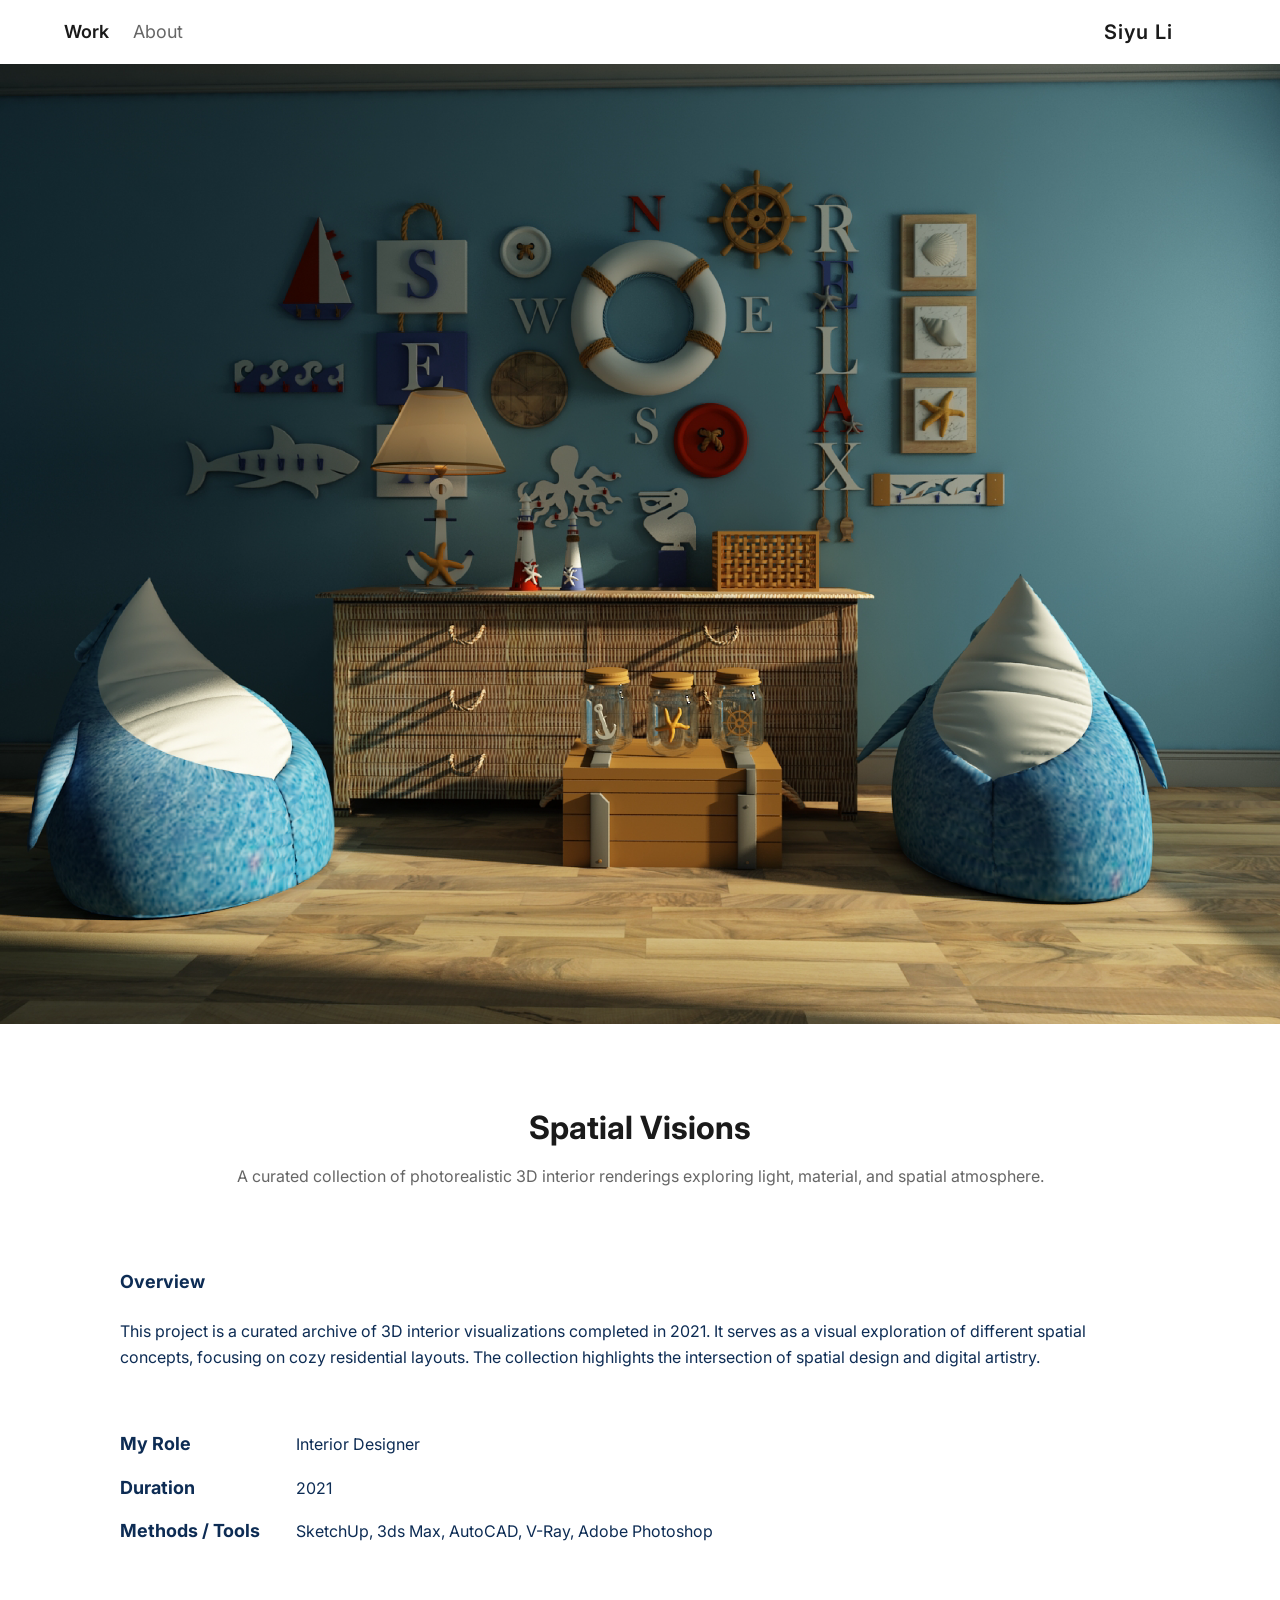
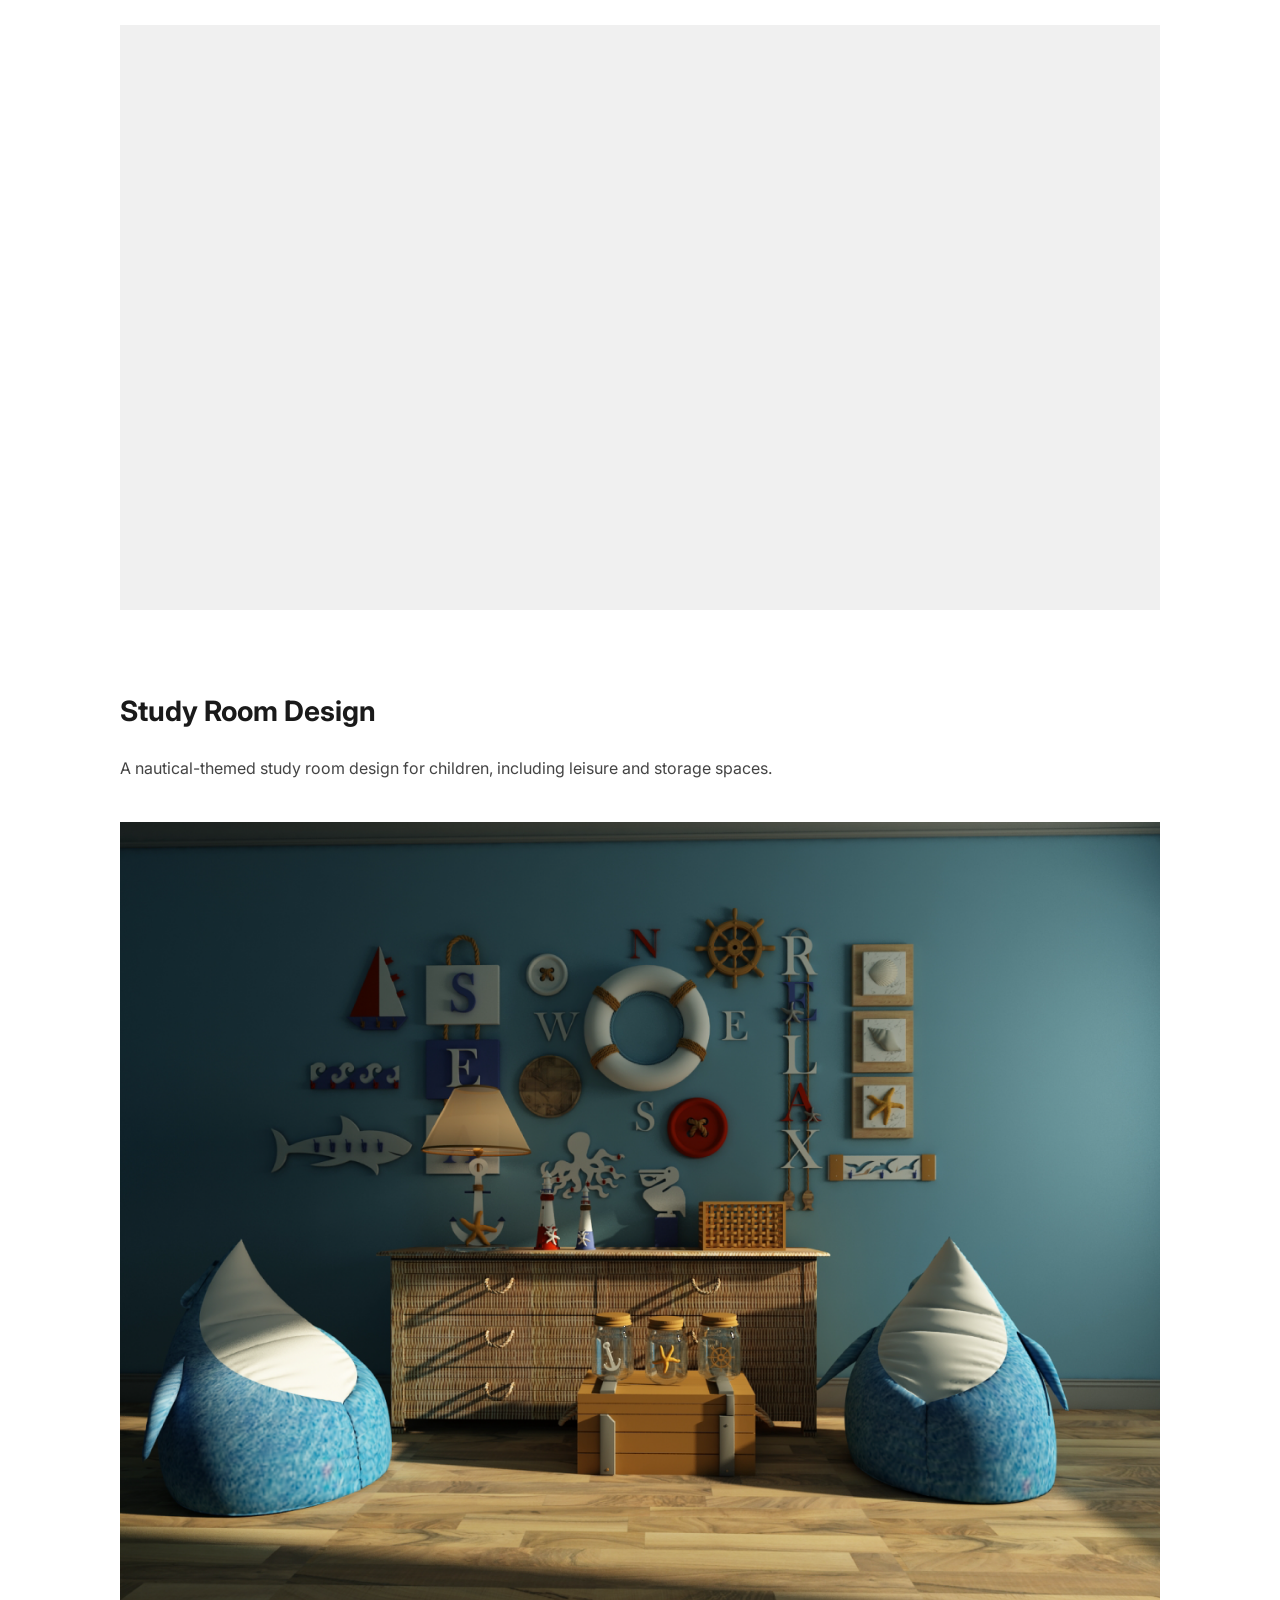
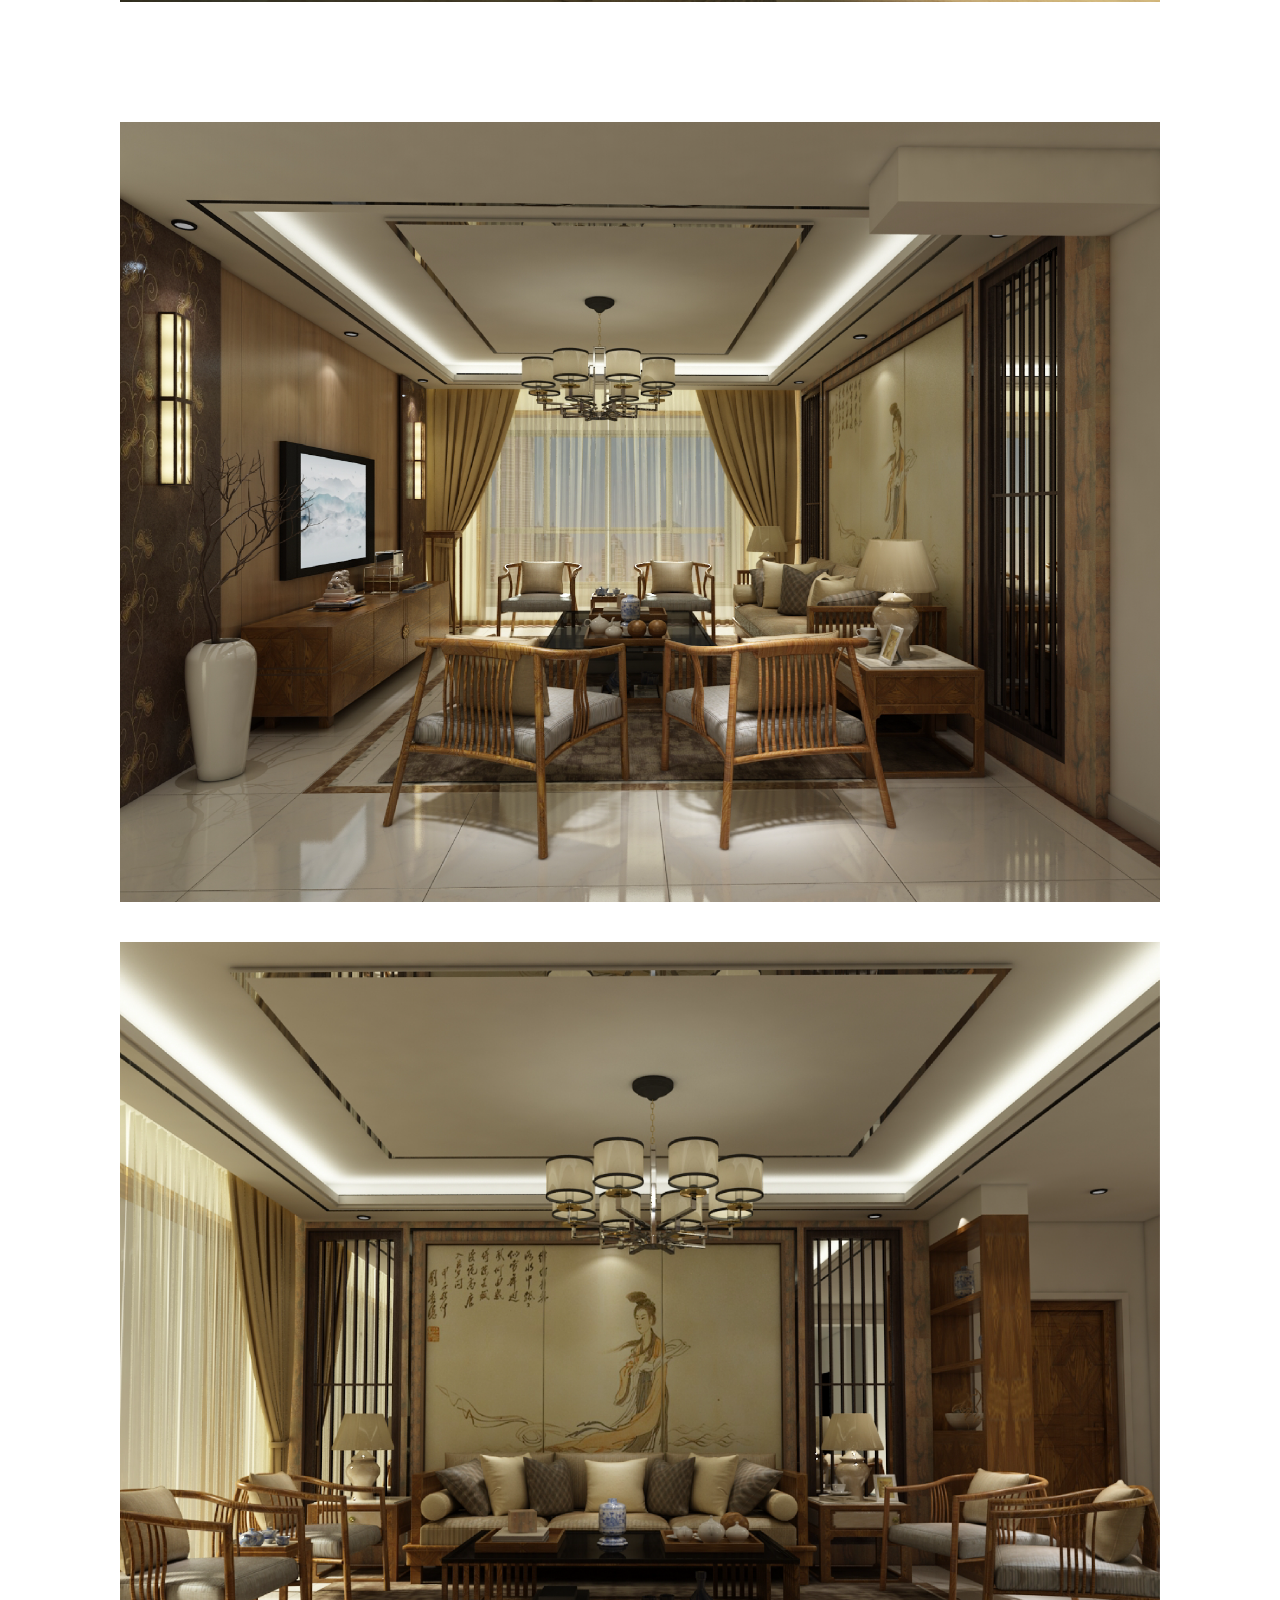
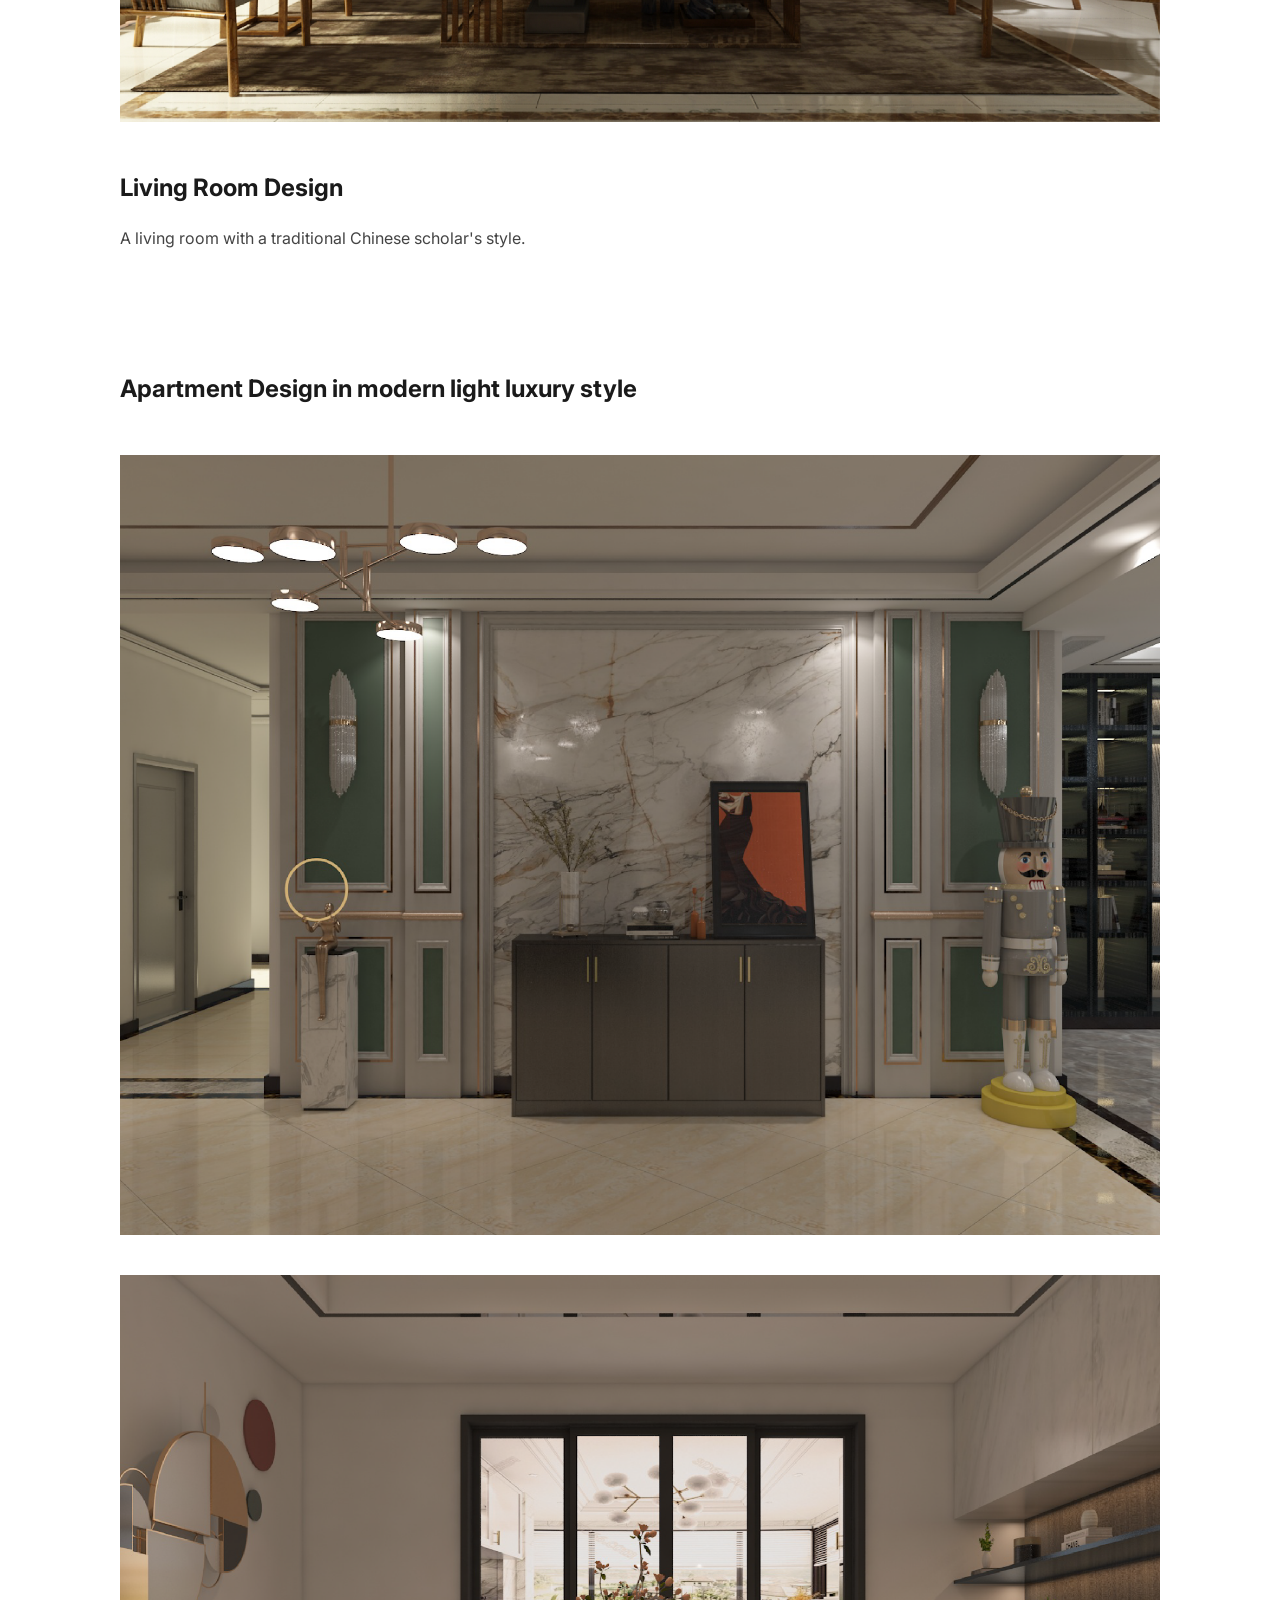
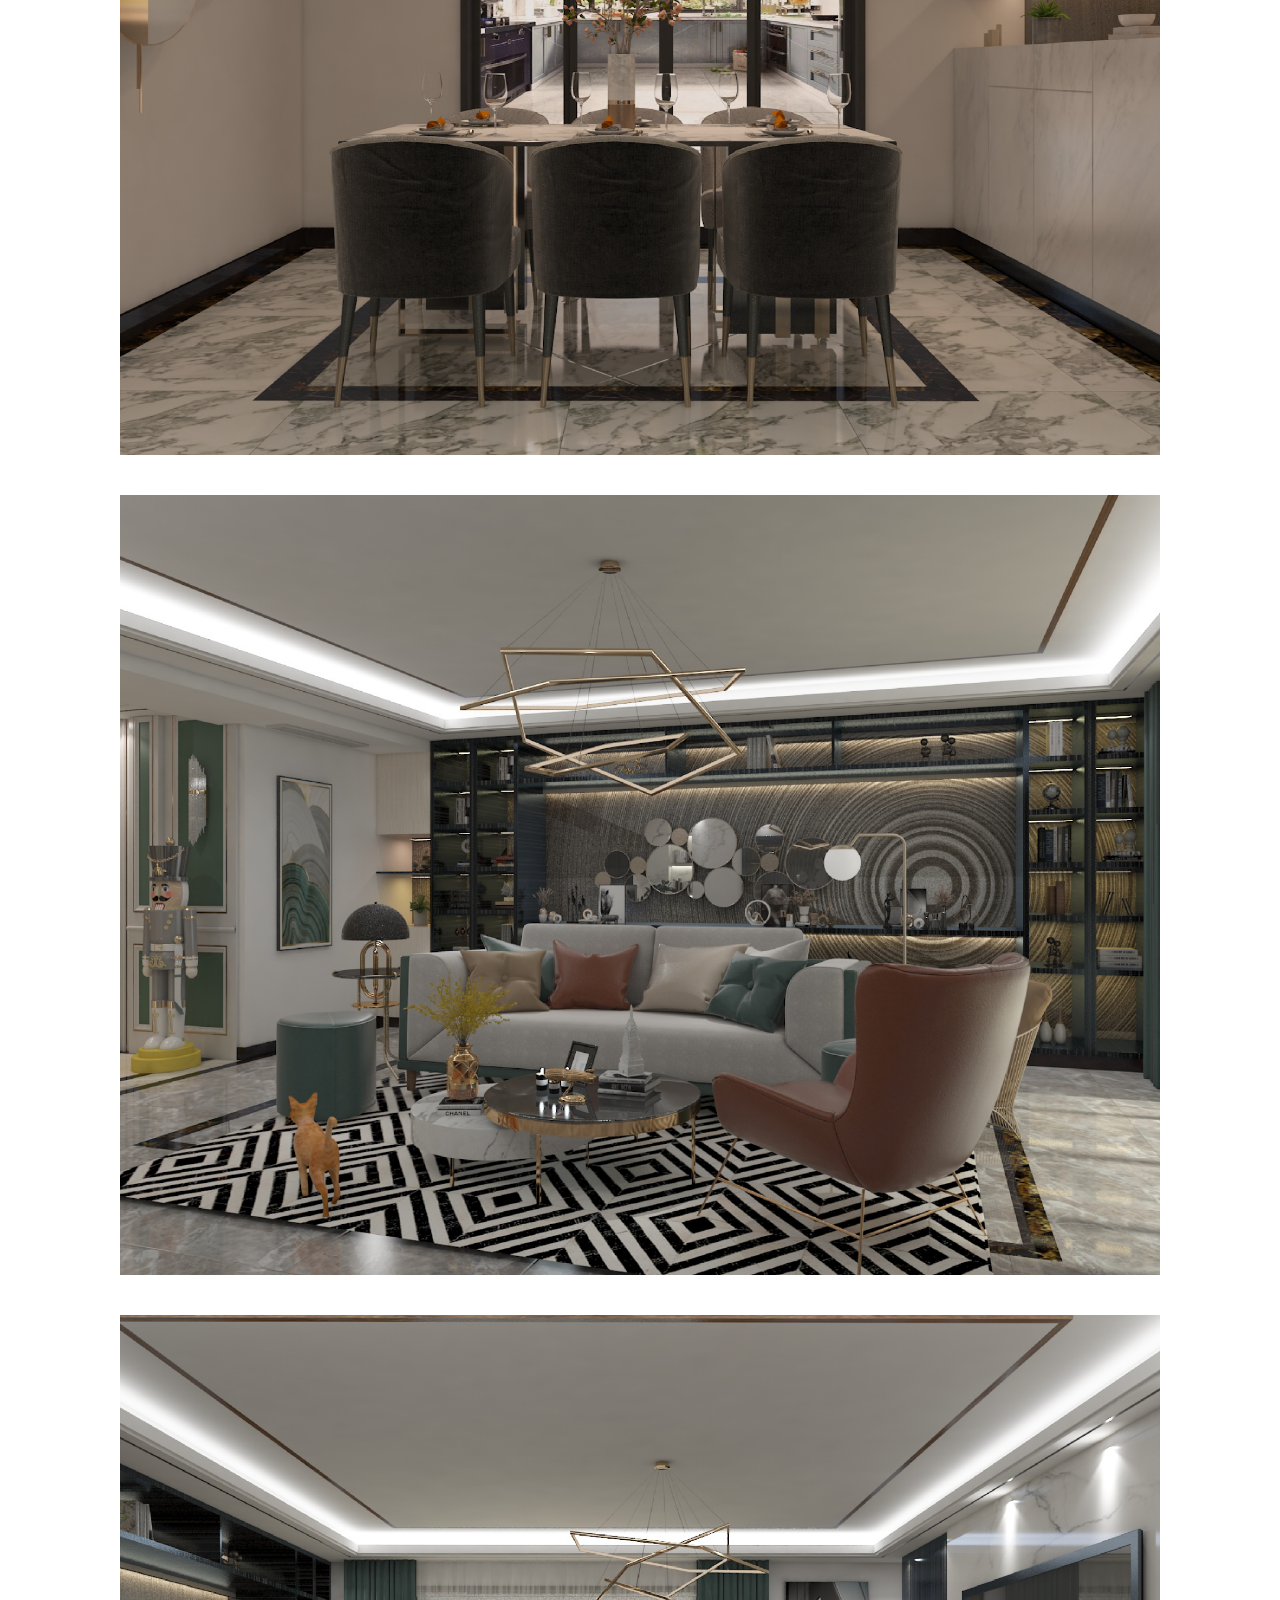
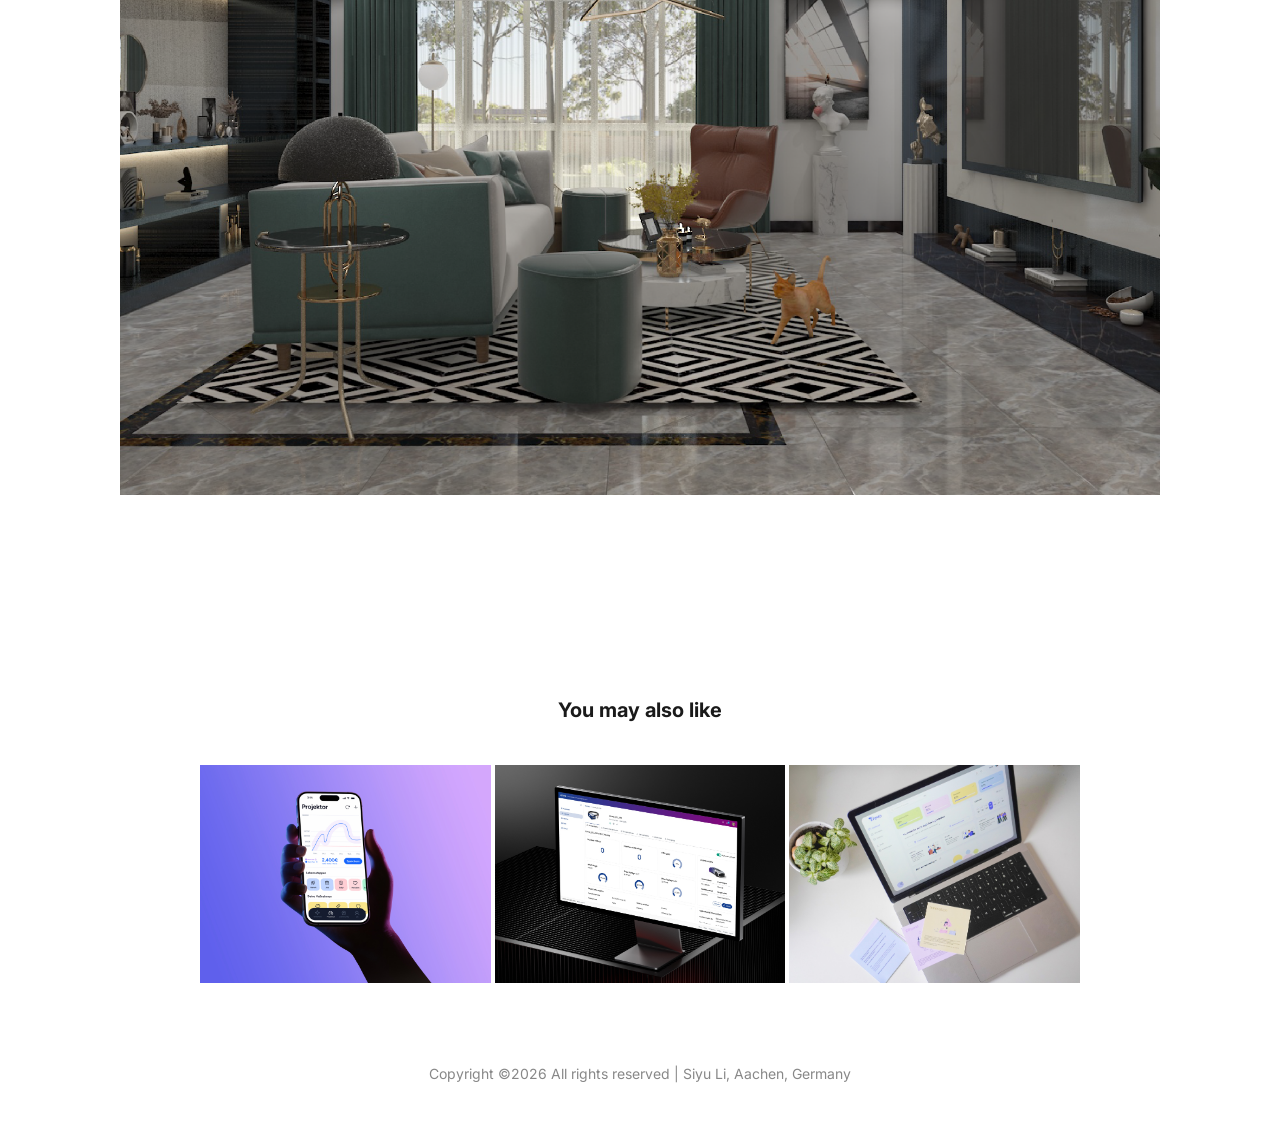
<file: interior-archive.html>
<!DOCTYPE html>
<html lang="en">
<head>
    <meta charset="UTF-8">
    <meta name="viewport" content="width=device-width, initial-scale=1.0">
    <title>Spatial Visions - Siyu Li</title>
    <meta name="description" content="A curated collection of photorealistic 3D interior renderings exploring light, material, and spatial atmosphere.">
    
    <!-- SEO & Keywords -->
    <meta name="keywords" content="Siyu Li, Design Portfolio, Interior Design, Spatial Visions, 3D Rendering, V-Ray, Architecture">
    <meta name="author" content="Siyu Li">
    
    <!-- Open Graph (LinkedIn, WeChat Link Preview) -->
    <meta property="og:title" content="Spatial Visions - Siyu Li">
    <meta property="og:description" content="A curated collection of photorealistic 3D interior renderings exploring light, material, and spatial atmosphere.">
    <meta property="og:type" content="website">
    
    <!-- Web-Clip / Favicon -->
    <link rel="icon" type="image/png" href="assets/favicon.png">
    <link rel="apple-touch-icon" href="assets/apple-touch-icon.png">
    
    <link rel="stylesheet" href="style.css?v=88">

    
    
    
    
    




</head>

<body>
    <header class="header">
        <nav class="nav-left">
            <a href="index.html" class="nav-link active">Work</a>
            <a href="about.html" class="nav-link">About</a>
        </nav>
        <div class="nav-right">
            <a href="index.html" class="brand-name">Siyu Li</a>
        </div>
        <button class="mobile-menu-btn" aria-label="Toggle menu">
            <svg width="24" height="24" viewBox="0 0 24 24" fill="none" stroke="currentColor" stroke-width="1.5" stroke-linecap="round" stroke-linejoin="round">
                <line x1="3" y1="12" x2="21" y2="12"></line>
                <line x1="3" y1="6" x2="21" y2="6"></line>
                <line x1="3" y1="18" x2="21" y2="18"></line>
            </svg>
        </button>
    </header>

    <div class="mobile-menu-overlay">
        <button class="mobile-menu-close" aria-label="Close menu">
            <svg width="24" height="24" viewBox="0 0 24 24" fill="none" stroke="currentColor" stroke-width="1.5" stroke-linecap="round" stroke-linejoin="round">
                <line x1="18" y1="6" x2="6" y2="18"></line>
                <line x1="6" y1="6" x2="18" y2="18"></line>
            </svg>
        </button>
        <nav class="mobile-nav">
            <a href="index.html" class="mobile-nav-link active">Work</a>
            <a href="about.html" class="mobile-nav-link">About</a>
        </nav>
    </div>

    <main class="project-page">
        <!-- Hero Section -->
        <div class="project-hero-wrapper">
            <section class="project-hero">
                <img src="assets/interior-archive/Project-05_Cover.png" alt="Spatial Visions hero" class="project-hero-img">
            </section>
        </div>

        <!-- Project Info -->
        <section class="project-info">
            <div class="project-header">
                <h1>Spatial Visions</h1>
                <p class="subtitle">A curated collection of photorealistic 3D interior renderings exploring light, material, and spatial atmosphere.</p>
            </div>
            
            <div class="project-overview">
                <div class="overview-left">
                    <h3>Overview</h3>
                    <p>This project is a curated archive of 3D interior visualizations completed in 2021. It serves as a visual exploration of different spatial concepts, focusing on cozy residential layouts. The collection highlights the intersection of spatial design and digital artistry.</p>
                    </div>
                <div class="overview-right">
                    <div class="meta-item">
                        <h4>My Role</h4>
                        <p>Interior Designer</p>
                    </div>
                    <div class="meta-item">
                        <h4>Duration</h4>
                        <p>2021</p>
                    </div>
                    <div class="meta-item">
                        <h4>Methods / Tools</h4>
                        <p>SketchUp, 3ds Max, AutoCAD, V-Ray, Adobe Photoshop</p>
                    </div>
                </div>
            </div>
        </section>

        <!-- Video Section -->
        <section class="project-video-container">
            <div class="video-wrapper">
                <iframe width="560" height="315" src="https://www.youtube.com/embed/CGsbzCwkuMs?si=ouBvqOZx0w3rUmAV" title="YouTube video player" frameborder="0" allow="accelerometer; autoplay; clipboard-write; encrypted-media; gyroscope; picture-in-picture; web-share" referrerpolicy="strict-origin-when-cross-origin" allowfullscreen style="z-index: 10; position: absolute; top: 0; left: 0; width: 100%; height: 100%;"></iframe>
            </div>
        </section>

        <!-- Study Room Design -->
        <section class="responsive-block spatial-block">
            <div class="spatial-left">
                <h3>Study Room Design</h3>
                <p>A nautical-themed study room design for children, including leisure and storage spaces.</p>
            </div>
            <div class="spatial-right">
                <img src="assets/interior-archive/study-room-design.png" alt="Study Room Design" class="zoomable-img" data-gallery="spatial">
            </div>
        </section>


        <!-- Living Room Design -->
        <section class="responsive-block living-room-block">
            <div class="living-room-images">
                <div class="living-img-wrapper">
                    <img src="assets/interior-archive/living-room-design-1.png" alt="Living Room Angle 1" class="zoomable-img" data-gallery="living-room">
                </div>
                <div class="living-img-wrapper">
                    <img src="assets/interior-archive/living-room-design-2.png" alt="Living Room Angle 2" class="zoomable-img" data-gallery="living-room">
                </div>
            </div>
            <div class="living-room-text">
                <h3>Living Room Design</h3>
                <p>A living room with a traditional Chinese scholar's style.</p>
            </div>
        </section>


        <!-- Apartment Design -->
        <section class="responsive-block apartment-block">
            <div class="apartment-header">
                <h3>Apartment Design in modern light luxury style</h3>
            </div>
            <div class="apartment-grid">
                <div class="apartment-img-wrapper">
                    <img src="assets/interior-archive/apartment-design-1.png" alt="Apartment Entrance" class="zoomable-img" data-gallery="apartment">
                </div>
                <div class="apartment-img-wrapper">
                    <img src="assets/interior-archive/apartment-design-2.png" alt="Apartment Dining Room" class="zoomable-img" data-gallery="apartment">
                </div>
                <div class="apartment-img-wrapper">
                    <img src="assets/interior-archive/apartment-design-3.png" alt="Apartment Living Room Angle 1" class="zoomable-img" data-gallery="apartment">
                </div>
                <div class="apartment-img-wrapper">
                    <img src="assets/interior-archive/apartment-design-4.png" alt="Apartment Living Room Angle 2" class="zoomable-img" data-gallery="apartment">
                </div>
            </div>
        </section>

        <!-- You May Also Like -->
        <section class="related-projects">
            <h3>You may also like</h3>
            <div class="related-grid">
                <a href="mater.html" class="related-item">
                    <img src="assets/mater/Project-01_Cover.jpg" alt="māter" loading="lazy">
                </a>
                <a href="evolution.html" class="related-item">
                    <img src="assets/evolution/Project-02_Cover.jpg" alt="Evolution" loading="lazy">
                </a>
                <a href="trevo.html" class="related-item">
                    <img src="assets/trevo/Project-03_Cover.jpg" alt="Trevo" loading="lazy">
                </a>
            </div>
        </section>
    </main>

    <footer class="site-footer">
        <p>Copyright ©2026 All rights reserved | Siyu Li, Aachen, Germany</p>
    </footer>

    <button id="backToTop" class="back-to-top" aria-label="Back to top">
        <svg width="24" height="24" viewBox="0 0 24 24" fill="none" stroke="currentColor" stroke-width="2" stroke-linecap="round" stroke-linejoin="round">
            <line x1="12" y1="19" x2="12" y2="5"></line>
            <polyline points="5 12 12 5 19 12"></polyline>
        </svg>
    </button>


    <!-- Lightbox Modal -->
    <div id="imageLightbox" class="lightbox-modal">
        <span class="lightbox-close">&times;</span>
        <span class="lightbox-prev">&#10094;</span>
        <span class="lightbox-next">&#10095;</span>
        <img class="lightbox-content" id="lightboxImg">
    </div>

    <script src="script.js"></script>
</body>
</html>
</file>
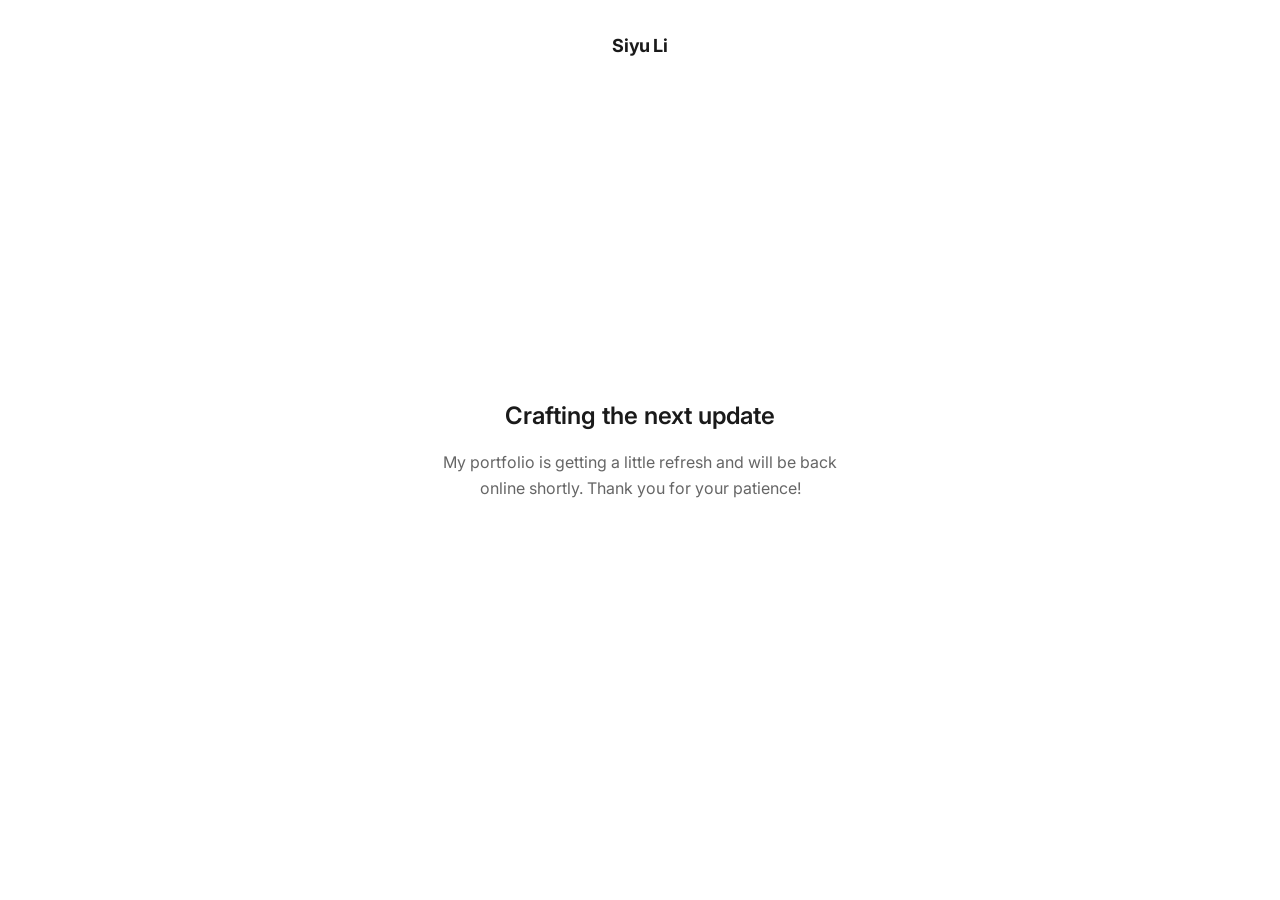
<file: offline.html>
<!DOCTYPE html>
<html lang="en">
<head>
    <meta charset="UTF-8">
    <meta name="viewport" content="width=device-width, initial-scale=1.0">
    <title>Siyu Li - Be Right Back</title>
    <meta name="robots" content="noindex"> <!-- Prevent search engines from indexing the offline page -->
    <link rel="icon" type="image/png" href="assets/favicon.png">
    <link rel="apple-touch-icon" href="assets/apple-touch-icon.png">
    <link rel="stylesheet" href="style.css">
    <style>
        .offline-container {
            height: 100vh;
            display: flex;
            flex-direction: column;
            justify-content: center;
            align-items: center;
            text-align: center;
            padding: 24px;
        }
        .offline-container h1 {
            font-size: 24px;
            font-weight: 600;
            margin-bottom: 16px;
            color: var(--text-color);
        }
        .offline-container p {
            font-size: 16px;
            color: var(--text-muted);
            max-width: 400px;
            line-height: 1.6;
        }
        .offline-brand {
            position: absolute;
            top: 32px;
            left: 50%;
            transform: translateX(-50%);
            font-size: 18px;
            font-weight: 700;
            color: var(--text-color);
            text-decoration: none;
            letter-spacing: -0.02em;
        }
    </style>
</head>
<body>
    <div class="offline-brand">Siyu Li</div>
    <div class="offline-container">
        <h1>Crafting the next update</h1>
        <p>My portfolio is getting a little refresh and will be back online shortly. Thank you for your patience!</p>
    </div>
</body>
</html>
</file>
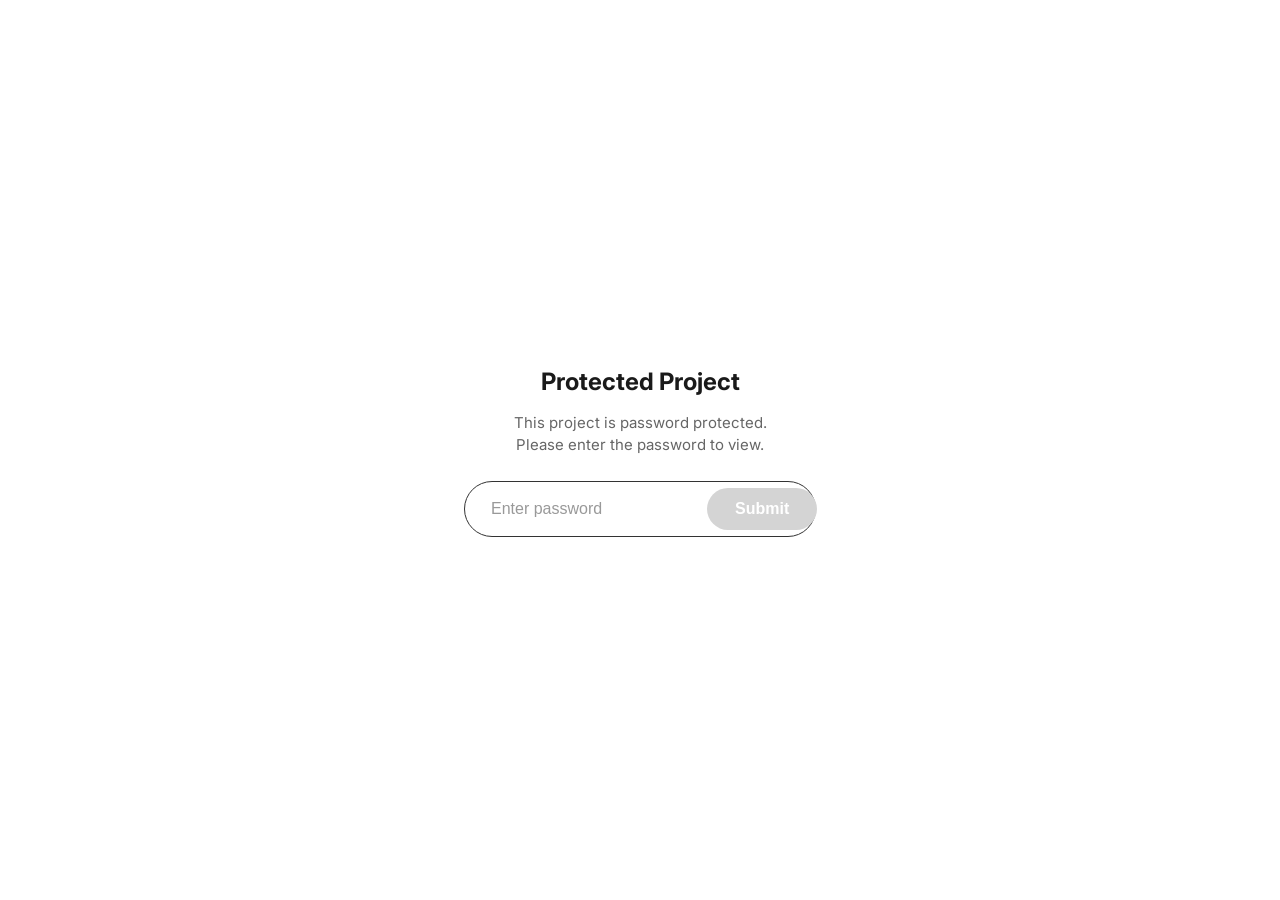
<file: synapse.html>
<!DOCTYPE html>
<html lang="en">
<head>
    <meta charset="UTF-8">
    <meta name="viewport" content="width=device-width, initial-scale=1.0">
    <title>Synapse - Siyu Li</title>
    <meta name="description" content="Integrating AI and scalable design systems for digital media.">
    
    <!-- SEO & Keywords -->
    <meta name="keywords" content="Siyu Li, Design Portfolio, UX Design, UI Design, Design System, AI, Handelsblatt Media Group, Synapse">
    <meta name="author" content="Siyu Li">
    
    <!-- Open Graph (LinkedIn, WeChat Link Preview) -->
    <meta property="og:title" content="Synapse - Siyu Li">
    <meta property="og:description" content="Integrating AI and scalable design systems for digital media.">
    <meta property="og:type" content="website">
    
    <!-- Web-Clip / Favicon -->
    <link rel="icon" type="image/png" href="assets/favicon.png">
    <link rel="apple-touch-icon" href="assets/apple-touch-icon.png">
    
    <link rel="stylesheet" href="style.css?v=96">
</head>
<body class="synapse-page">
    <header class="header">
        <nav class="nav-left">
            <a href="index.html" class="nav-link active">Work</a>
            <a href="about.html" class="nav-link">About</a>
        </nav>
        <div class="nav-right">
            <a href="index.html" class="brand-name">Siyu Li</a>
        </div>
        <button class="mobile-menu-btn" aria-label="Toggle menu">
            <svg width="24" height="24" viewBox="0 0 24 24" fill="none" stroke="currentColor" stroke-width="1.5" stroke-linecap="round" stroke-linejoin="round">
                <line x1="3" y1="12" x2="21" y2="12"></line>
                <line x1="3" y1="6" x2="21" y2="6"></line>
                <line x1="3" y1="18" x2="21" y2="18"></line>
            </svg>
        </button>
    </header>

    <div class="mobile-menu-overlay">
        <button class="mobile-menu-close" aria-label="Close menu">
            <svg width="24" height="24" viewBox="0 0 24 24" fill="none" stroke="currentColor" stroke-width="1.5" stroke-linecap="round" stroke-linejoin="round">
                <line x1="18" y1="6" x2="6" y2="18"></line>
                <line x1="6" y1="6" x2="18" y2="18"></line>
            </svg>
        </button>
        <nav class="mobile-nav">
            <a href="index.html" class="mobile-nav-link active">Work</a>
            <a href="about.html" class="mobile-nav-link">About</a>
        </nav>
    </div>

    <!-- Password Overlay -->
    <div id="password-overlay" class="password-overlay">
        <div class="password-container">
            <h2>Protected Project</h2>
            <p>This project is password protected.<br>Please enter the password to view.</p>
            <div class="password-input-group">
                <input type="password" id="project-password" placeholder="Enter password">
                <button id="submit-password">Submit</button>
            </div>
            <p id="password-error" class="password-error"></p>
        </div>
    </div>

    <main id="protected-content" class="project-page" style="display: none;">
        <!-- Hero Section -->
        <div class="project-hero-wrapper">
            <section class="project-hero">
                <img src="assets/synapse/cover.png" alt="Synapse hero" class="project-hero-img">
            </section>
        </div>

        <!-- Project Info -->
        <section class="project-info">
            <div class="project-header">
                <h1>Synapse.</h1>
                <p class="subtitle">Integrating AI and scalable design systems for digital media.</p>
            </div>
            
            <div class="project-overview">
                <div class="overview-left">
                    <h3>Overview</h3>
                    <p>Work across Handelsblatt Media Group covering three core areas: scaling the design system with WCAG compliant components and tokens, designing conversational UI for ChatGPT and Claude MCPs, and guiding external agencies through clear UI standards, alongside redesigns under CMS constraints.</p>
                </div>
                <div class="overview-right">
                    <div class="meta-item">
                        <h4>Role</h4>
                        <p>UX/UI Designer</p>
                    </div>
                    <div class="meta-item">
                        <h4>Timeline</h4>
                        <p>Apr. 2026 - Present</p>
                    </div>
                    <div class="meta-item">
                        <h4>Deliverables</h4>
                        <p>Design System Components &amp; Tokens,<br>Conversational UI &amp; AI Agents,<br>Agency Guidelines &amp; CMS Redesign</p>
                    </div>
                </div>
            </div>
        </section>

        <!-- Business Context and Scope Block -->
        <section class="responsive-block synapse-scope-block" style="margin-top: 120px; margin-bottom: 160px;">
            <div class="synapse-scope-left">
                <img src="assets/synapse/Business Context and Scope.png" alt="Business Context and Scope" class="synapse-scope-img zoomable-img needs-white-bg" data-gallery="scope">
            </div>
            <div class="content-left synapse-scope-text">
                <h2>Business Context and Scope</h2>
                <p>At Handelsblatt Media Group, the baseline scope centered on maintaining and scaling the shared design foundations across two distinct editorial brands: Handelsblatt and WirtschaftsWoche.</p>
                <p>As the organization set its strategic direction toward proprietary AI products, design expanded to explore reader-facing <strong>conversational interfaces</strong> externally while leveraging <strong>internal AI tooling</strong> to drive delivery efficiency.</p>
                <p>This required evolving the design infrastructure toward <strong>AI-readiness</strong>—systematically closing core component gaps, standardizing design tokens, and elevating delivery standards, all while navigating the practical constraints of legacy surface redesigns and external partner alignment.</p>
            </div>
        </section>

        <!-- Refining Core Components and Standards Block -->
        <section class="responsive-block synapse-components-block" style="margin-bottom: 160px;">
            <div class="content-left full-width-text" style="grid-column: 1 / -1; margin-bottom: 40px;">
                <h2>Refining Core Components and Standards</h2>
                <p style="max-width: 1000px;">To resolve recurring component gaps, I led the design and documentation for Modals and Tooltips. Grounded in existing semantic tokens, I specified styling for both brands, ensured <strong>WCAG compliance</strong>, and defined key edge case rules. Working closely with developers and designers through reviews under the four eyes principle, while also supporting reviews on other system tickets, this work streamlined developer handoffs and contributed to overall <strong>AI readiness</strong>.</p>
            </div>
            
            <div class="synapse-components-grid">
                <div class="synapse-comp-left">
                    <img src="assets/synapse/Refining Core Components and Standards-1.png" alt="Refining Core Components and Standards" class="zoomable-img needs-white-bg" data-gallery="components">
                </div>
                <div class="synapse-comp-right">
                    <img src="assets/synapse/Refining Core Components and Standards-2.png?v=2" alt="Viewport collision" class="zoomable-img needs-white-bg" data-gallery="components">
                    <img src="assets/synapse/Refining Core Components and Standards-3.png?v=2" alt="Do's and Don'ts" class="zoomable-img needs-white-bg" data-gallery="components">
                </div>
            </div>
        </section>

        <!-- Balancing Platform Rules and Brand Identity Block -->
        <section class="responsive-block synapse-platform-block" style="margin-bottom: 80px;">
            <div class="synapse-platform-img-col">
                <img src="assets/synapse/Balancing Platform Rules and Brand Identity.png" alt="Balancing Platform Rules and Brand Identity" class="zoomable-img needs-white-bg" data-gallery="platform">
            </div>
            <div class="content-left synapse-platform-text">
                <h2>Balancing Platform Rules and Brand Identity</h2>
                <p>We launched an MCP connector allowing readers to access Handelsblatt coverage seamlessly inside Claude and ChatGPT. Given the minimal visual flexibility of external chat interfaces, my core focus was analyzing how to create <strong>distinct brand presence</strong>. By aligning official platform rules with our brand identity, I designed and delivered <strong>structured conversational screens</strong> that make our editorial voice immediately recognizable.</p>
            </div>
        </section>

        <!-- Automating Workflows with Custom Agents Block -->
        <section class="responsive-block synapse-agents-block" style="margin-bottom: 160px;">
            <div class="content-left synapse-agents-text">
                <h2>Automating Workflows with Custom Agents</h2>
                <p>Alongside external interfaces, I initiated two internal agents on Langdock to reduce team overhead. The first guides designers through structured prompt constraints to generate <strong>brand consistent illustrations</strong> for direct production use. The second <strong>automates our design system inbox</strong>, producing daily and weekly digests to spot component gaps while drafting replies from existing documentation to lighten routine support work.</p>
            </div>
            <div class="synapse-agents-img-col">
                <img src="assets/synapse/Automating Workflows with Custom Agents.png" alt="Automating Workflows with Custom Agents" class="zoomable-img needs-white-bg" data-gallery="agents">
            </div>
        </section>

        <!-- Guiding Agency Development for the Abo Shop Block -->
        <section class="responsive-block synapse-abo-block" style="margin-bottom: 160px;">
            <div class="synapse-abo-grid">
                <div class="synapse-abo-left">
                    <img src="assets/synapse/Guiding Agency Development for the Abo Shop-1.png" alt="Abo Shop Template Grid" class="zoomable-img" data-gallery="abo-shop">
                    <img src="assets/synapse/Guiding Agency Development for the Abo Shop-2.png" alt="Abo Shop Wireframe" class="zoomable-img" data-gallery="abo-shop">
                </div>
                <div class="synapse-abo-right">
                    <img src="assets/synapse/Guiding Agency Development for the Abo Shop-3.png" alt="Typography Usage by Template" class="zoomable-img" data-gallery="abo-shop">
                </div>
            </div>
            
            <div class="content-left full-width-text" style="grid-column: 1 / -1; margin-top: 48px;">
                <h2>Guiding Agency Development for the Abo Shop</h2>
                <p style="max-width: 1000px;">I was responsible for delivering the Abo Shop interface guidelines to <strong>assist our external agency</strong> during development and support future iterations. Across templates, I structured rules for grid, spacing, typography tokens, and visual dos and donts into a clear guide. Before handing the specification over to Vertrieb, I organized a <strong>peer review</strong> with two design colleagues, and the guide received positive feedback for clarifying external implementation.</p>
            </div>
        </section>

        <!-- Migrating WiWo Club within CMS Constraints Block -->
        <section class="responsive-block synapse-cms-block" style="margin-bottom: 160px;">
            <div class="synapse-cms-top">
                <div class="content-left synapse-cms-text">
                    <h2>Migrating WiWo Club within CMS Constraints</h2>
                    <p>Addressing legacy architecture risks and visual fragmentation, I was responsible for migrating the WiWo Club event pages onto our core platform. The primary challenge was translating existing event content into our <strong>modular Livingdocs CMS components</strong> without losing editorial flexibility. By establishing standardized page structures, I aligned the event experience with our active design system while eliminating data security vulnerabilities.</p>
                </div>
                <div class="synapse-cms-top-right">
                    <img src="assets/synapse/Migrating WiWo Club within CMS Constraints-1.png" alt="Legacy Architecture" class="zoomable-img needs-white-bg" data-gallery="cms">
                </div>
            </div>
            
            <div class="synapse-cms-bottom">
                <div class="synapse-cms-bottom-left">
                    <img src="assets/synapse/Migrating WiWo Club within CMS Constraints-2.png" alt="Livingdocs Modular Setup" class="zoomable-img needs-white-bg" data-gallery="cms">
                </div>
                <div class="synapse-cms-bottom-right">
                    <img src="assets/synapse/Migrating WiWo Club within CMS Constraints-3.png" alt="WirtschaftsWoche Club Redesign" class="zoomable-img needs-white-bg" data-gallery="cms">
                </div>
            </div>
        </section>

        <!-- You May Also Like -->
        <section class="related-projects">
            <h3>You may also like</h3>
            <div class="related-grid">
                <a href="mater.html" class="related-item">
                    <img src="assets/mater/Project-01_Cover.jpg" alt="māter" loading="lazy">
                </a>
                <a href="evolution.html" class="related-item">
                    <img src="assets/evolution/Project-02_Cover.jpg" alt="Evolution" loading="lazy">
                </a>
                <a href="trevo.html" class="related-item">
                    <img src="assets/trevo/Project-03_Cover.jpg" alt="Trevo" loading="lazy">
                </a>
            </div>
        </section>
    </main>

    <footer class="site-footer">
        <p>Copyright ©2026 All rights reserved | Siyu Li, Aachen, Germany</p>
    </footer>

    <button id="backToTop" class="back-to-top" aria-label="Back to top">
        <svg width="24" height="24" viewBox="0 0 24 24" fill="none" stroke="currentColor" stroke-width="2" stroke-linecap="round" stroke-linejoin="round">
            <line x1="12" y1="19" x2="12" y2="5"></line>
            <polyline points="5 12 12 5 19 12"></polyline>
        </svg>
    </button>

    <!-- Lightbox Modal -->
    <div id="imageLightbox" class="lightbox-modal">
        <span class="lightbox-close">&times;</span>
        <span class="lightbox-prev">&#10094;</span>
        <span class="lightbox-next">&#10095;</span>
        <img class="lightbox-content" id="lightboxImg">
    </div>

    <script src="script.js?v=2"></script>
    <script>
        document.addEventListener('DOMContentLoaded', () => {
            const overlay = document.getElementById('password-overlay');
            const content = document.getElementById('protected-content');
            const input = document.getElementById('project-password');
            const btn = document.getElementById('submit-password');
            const error = document.getElementById('password-error');
            
            // Check session storage so user doesn't have to re-enter during same session
            if (sessionStorage.getItem('synapse_unlocked') === 'true') {
                overlay.style.display = 'none';
                content.style.display = 'block';
                return;
            }

            const checkPassword = () => {
                if (input.value === 'works' || input.value.trim().toLowerCase() === 'works') {
                    sessionStorage.setItem('synapse_unlocked', 'true');
                    overlay.style.display = 'none';
                    content.style.display = 'block';
                    
                    // Trigger scroll animation for hero if needed since it was hidden
                    window.dispatchEvent(new Event('resize')); 
                } else {
                    error.style.display = 'block';
                    error.textContent = 'Incorrect password. Please try again.';
                    input.value = '';
                    btn.classList.remove('active');
                }
            };

            const validateInput = () => {
                if (input.value === 'works' || input.value.trim().toLowerCase() === 'works') {
                    btn.classList.add('active');
                    error.style.display = 'none';
                } else {
                    btn.classList.remove('active');
                }
            };

            input.addEventListener('input', validateInput);
            btn.addEventListener('click', checkPassword);
            input.addEventListener('keypress', (e) => {
                if (e.key === 'Enter') checkPassword();
            });
        });
    </script>
</body>
</html>
</file>
<file: style.css>
@import url('https://fonts.googleapis.com/css2?family=Inter:wght@300;400;500;600;700&display=swap');

:root {
    --bg-color: #ffffff;
    --text-color: #1a1a1a;
    --text-muted: #666666;
    --gap: 4px;
    --font-family: 'Inter', -apple-system, BlinkMacSystemFont, sans-serif;
    --transition: all 0.4s cubic-bezier(0.16, 1, 0.3, 1);
}

* {
    box-sizing: border-box;
    margin: 0;
    padding: 0;
}

body {
    overflow-x: hidden;
    font-family: var(--font-family);
    background-color: var(--bg-color);
    color: var(--text-color);
    line-height: 1.5;
    -webkit-font-smoothing: antialiased;
    -moz-osx-font-smoothing: grayscale;
}

/* Header & Navigation */
.header {
    position: fixed;
    top: 0;
    left: 0;
    width: 100%;
    height: 64px;
    display: flex;
    justify-content: space-between;
    align-items: center;
    padding: 0 64px;
    background-color: rgba(255, 255, 255, 0.95);
    backdrop-filter: blur(8px);
    -webkit-backdrop-filter: blur(8px);
    z-index: 100;
    border-bottom: 1px solid transparent;
    transition: var(--transition);
}

.header.scrolled {
    border-bottom: 1px solid rgba(0, 0, 0, 0.08);
}

.nav-left {
    display: flex;
    gap: 24px;
}

.nav-link {
    text-decoration: none;
    color: var(--text-muted);
    font-size: 18px;
    font-weight: 400;
    transition: var(--transition);
}

.nav-link:hover, .nav-link.active {
    color: var(--text-color);
}

.nav-link.active {
    font-weight: 600;
}

.nav-right {
    position: absolute;
    left: calc(100% - 176px);
}

.brand-name {
    text-decoration: none;
    color: var(--text-color);
    font-size: 20px;
    font-weight: 600;
    letter-spacing: 0.05em;
}

/* Gallery Grid */
.gallery-container {
    padding: 120px 200px 48px;
    display: grid;
    grid-template-columns: repeat(2, 1fr);
    grid-gap: var(--gap);
    max-width: 100%;
    margin: 0 auto;
}

.gallery-item {
    position: relative;
    overflow: hidden;
    display: block;
    aspect-ratio: 4 / 3;
    background-color: #f5f5f5;
    text-decoration: none;
}

.gallery-item img {
    width: 100%;
    height: 100%;
    object-fit: cover;
    transition: transform 0.6s cubic-bezier(0.16, 1, 0.3, 1);
    display: block;
}

.gallery-item:hover img {
    transform: scale(1.03);
}

.overlay {
    position: absolute;
    bottom: 0;
    left: 0;
    width: 100%;
    min-height: 180px;
    height: auto;
    padding: 36px 32px 24px;
    background: linear-gradient(to top, rgba(0, 0, 0, 0.92) 0%, rgba(0, 0, 0, 0.65) 70%, rgba(0, 0, 0, 0) 100%);
    color: #ffffff;
    opacity: 0;
    transform: translateY(10px);
    transition: var(--transition);
    display: flex;
    flex-direction: column;
    justify-content: flex-end;
    overflow: hidden;
    box-sizing: border-box;
    pointer-events: none;
}

.gallery-item:hover .overlay {
    opacity: 1;
    transform: translateY(0);
}

.overlay h3 {
    font-size: 22px;
    font-weight: 600;
    margin-bottom: 6px;
    letter-spacing: -0.01em;
    line-height: 1.25;
    display: -webkit-box;
    -webkit-box-orient: vertical;
    -webkit-line-clamp: 2;
    overflow: hidden;
    text-overflow: ellipsis;
}

.overlay p {
    font-size: 15px;
    font-weight: 400;
    line-height: 1.45;
    opacity: 0.85;
    display: -webkit-box;
    -webkit-box-orient: vertical;
    -webkit-line-clamp: 2;
    overflow: hidden;
    text-overflow: ellipsis;
}

.overlay p + p {
    margin-top: 4px;
}

/* Back to Top Button */
.back-to-top {
    position: fixed;
    bottom: 48px;
    right: 48px;
    width: 48px;
    height: 48px;
    border-radius: 50%;
    background-color: #f0f0f0;
    color: var(--text-color);
    border: none;
    cursor: pointer;
    display: flex;
    justify-content: center;
    align-items: center;
    opacity: 0;
    visibility: hidden;
    transform: translateY(20px);
    transition: var(--transition);
    z-index: 100;
}

.back-to-top.visible {
    opacity: 1;
    visibility: visible;
    transform: translateY(0);
}

.back-to-top:hover {
    background-color: #e0e0e0;
    transform: translateY(-2px);
}

/* Responsive */
/* Mobile Menu */
.mobile-menu-btn {
    display: none;
    background: none;
    border: none;
    cursor: pointer;
    color: var(--text-color);
    padding: 8px;
    margin-right: -8px;
    z-index: 101;
}

.mobile-menu-overlay {
    position: fixed;
    top: 0;
    left: 0;
    width: 100%;
    height: 100vh;
    background-color: #ffffff;
    z-index: 200;
    display: flex;
    flex-direction: column;
    justify-content: center;
    align-items: center;
    opacity: 0;
    pointer-events: none;
    transition: opacity 0.3s ease;
}

.mobile-menu-overlay.active {
    opacity: 1;
    pointer-events: auto;
}

.mobile-menu-close {
    position: absolute;
    top: 20px;
    right: 24px;
    background: none;
    border: none;
    cursor: pointer;
    color: var(--text-color);
    padding: 8px;
    margin-right: -8px;
}

.mobile-nav {
    display: flex;
    flex-direction: column;
    align-items: center;
    gap: 32px;
}

.mobile-nav-link {
    font-size: 20px;
    text-decoration: none;
    color: var(--text-muted);
    transition: var(--transition);
}

.mobile-nav-link:hover,
.mobile-nav-link.active {
    color: var(--text-color);
    font-weight: 600;
}

/* About Page Styles */
.about-container {
    padding-top: 64px;
}

.about-hero {
    width: 100%;
    height: 50vh;
    background-color: #f0f0f0;
}

.about-hero-img {
    width: 100%;
    height: 100%;
    object-fit: cover;
    display: block;
}

.about-content {
    max-width: 100%;
    margin: 0 auto;
    padding: 80px 200px;
    display: flex;
    flex-direction: column;
    gap: 80px;
}

.about-headline {
    font-size: 32px;
    font-weight: 700;
    line-height: 1.4;
    text-align: left;
    color: var(--text-color);
}



.about-grid {
    display: grid;
    grid-template-columns: 360px 1fr;
    gap: 60px;
    align-items: start;
    padding: 0 80px;
}

.about-portrait {
    width: 100%;
    background-color: #f0f0f0;
    border-radius: 8px;
    overflow: hidden;
}

.about-portrait-img {
    width: 100%;
    height: auto;
    object-fit: contain;
    display: block;
}

.about-text h2 {
    font-size: 40px;
    font-weight: 700;
    margin-bottom: 24px;
}

.about-text h2 span {
    font-size: 22px;
    font-weight: 700;
    color: #999999;
    margin-left: 8px;
}

.about-text p {
    font-size: 16px;
    line-height: 1.6;
    color: var(--text-muted);
}

.about-closing {
    font-size: 32px;
    font-weight: 700;
    line-height: 1.4;
    text-align: right;
    color: var(--text-color);
}

.about-contact {
    display: flex;
    flex-direction: column;
    width: 100%;
    gap: 40px;
}

.about-contact-header {
    display: flex;
    justify-content: center;
    align-items: center;
    width: 100%;
    gap: 24px;
}

.about-contact p {
    font-size: 28px;
    font-weight: 400;
    color: var(--text-color);
}

.social-links {
    display: flex;
    gap: 16px;
}

.social-icon {
    width: 40px;
    height: 40px;
    border-radius: 50%;
    background-color: #f5f5f5;
    display: flex;
    align-items: center;
    justify-content: center;
    text-decoration: none;
    color: var(--text-color);
    font-weight: 600;
    transition: var(--transition);
}

.social-icon:hover {
    background-color: #e0e0e0;
}



/* Conversion & Ecosystem block */
.conversion-ecosystem-block {
    display: grid;
    grid-template-columns: 1fr 1.2fr;
    gap: 80px;
}

.conversion-left {
    display: flex;
    flex-direction: column;
    justify-content: space-between;
}

.ecosystem-right {
    display: flex;
    flex-direction: column;
    justify-content: space-between;
}

.conversion-text h2, .ecosystem-text h2 {
    font-size: 26px;
    font-weight: 600;
    color: #1a1a1a;
    margin-bottom: 24px;
}

.conversion-text p, .ecosystem-text p {
    font-size: 16px;
    line-height: 1.6;
    color: #4a4a4a;
}

.conversion-text p strong, .ecosystem-text p strong {
    color: #0F62FE;
    font-weight: 600;
}

.conversion-img-wrapper {
    margin-top: 60px;
    display: flex;
    justify-content: center;
    width: 100%;
}

.conversion-img-wrapper img {
    width: 100%;
    max-width: 331px;
    height: auto;
    display: block;
    transition: transform 0.3s cubic-bezier(0.16, 1, 0.3, 1);
    -webkit-backface-visibility: hidden;
    backface-visibility: hidden;
}

.ecosystem-phones-wrapper {
    margin-bottom: 60px;
}

.ecosystem-phones {
    display: flex;
    gap: 24px;
    align-items: flex-start;
    width: 100%;
    min-width: 0;
}

.ecosystem-phones img {
    min-width: 0;
    height: auto;
    display: block;
    transition: transform 0.3s cubic-bezier(0.16, 1, 0.3, 1);
    -webkit-backface-visibility: hidden;
    backface-visibility: hidden;
}

.ecosystem-phones img:nth-child(1) { flex: 304; }
.ecosystem-phones img:nth-child(2) { flex: 313; margin-top: 80px; }

/* Lessons Learned Block */
.lessons-learned-block {
    display: grid;
    grid-template-columns: 1fr 1.5fr;
    gap: 80px;
    align-items: center;
}

.lessons-left {
    display: flex;
    flex-direction: column;
    align-items: center;
    gap: 60px;
}

.lessons-mascot {
    display: flex;
    justify-content: center;
    width: 100%;
}

.lessons-mascot img {
    width: 100%;
    max-width: 280px;
    height: auto;
    display: block;
    transition: transform 0.3s cubic-bezier(0.16, 1, 0.3, 1);
    -webkit-backface-visibility: hidden;
    backface-visibility: hidden;
}

@media (min-width: 1440px) and (hover: hover) and (pointer: fine) {
    .lessons-mascot img:hover {
        transform: translateY(-8px) scale(1.05);
    }
}

.lessons-qr-block {
    display: flex;
    align-items: center;
    gap: 20px;
    max-width: 400px;
}

.lessons-qr-block img.qr-code {
    width: 100px;
    height: 100px;
    flex-shrink: 0;
}

.lessons-qr-block p {
    font-size: 14px;
    line-height: 1.5;
    color: #4a4a4a;
    margin: 0;
}

.lessons-right {
    display: flex;
    flex-direction: column;
    gap: 32px;
}

.lessons-right h2 {
    font-size: 26px;
    font-weight: 600;
    color: #1a1a1a;
    margin-bottom: 8px;
}

.lesson-item h3 {
    font-size: 18px;
    font-weight: 600;
    color: #1a1a1a;
    margin-bottom: 12px;
}

.lesson-item p {
    font-size: 16px;
    line-height: 1.6;
    color: #4a4a4a;
    margin: 0;
}

.lesson-item p strong {
    color: #0F62FE;
    font-weight: 600;
}


/* Trevo Synergy Block */
.trevo-synergy-block {
    display: grid;
    grid-template-columns: 1fr 1fr;
    gap: 60px;
    align-items: start;
    padding: 0 200px;
}

.trevo-synergy-block .full-width-text strong {
    color: #767FE4;
    font-weight: 600;
}

.synergy-col {
    display: flex;
    flex-direction: column;
}

.synergy-img {
    width: 100%;
    height: auto;
    display: block;
    margin-top: 20px;
    margin-bottom: 24px;
    transition: transform 0.4s cubic-bezier(0.16, 1, 0.3, 1), opacity 0.3s ease;
    cursor: zoom-in;
}

@media (min-width: 1440px) and (hover: hover) and (pointer: fine) {
    .synergy-img:hover {
        transform: translateY(-8px) scale(1.03);
        opacity: 0.95;
        position: relative;
        z-index: 10;
    }
}

.synergy-subtitle {
    font-size: 18px;
    font-weight: 600;
    color: #767FE4;
    margin-bottom: 12px;
}

.synergy-desc {
    font-size: 16px;
    line-height: 1.6;
    color: #444;
}

@media (max-width: 1439px) {
    .lessons-learned-block {
        grid-template-columns: 1fr;
        gap: 60px;
    }
    
    .lessons-left {
        order: 2;
    }
    
    .lessons-right {
        order: 1;
    }
    
    .lessons-qr-block {
        justify-content: center;
    }
    

    .conversion-ecosystem-block {
        grid-template-columns: 1fr;
        gap: 60px;
    }
    
    .conversion-img-wrapper {
        margin-top: 40px;
    }
    
    .conversion-img-wrapper img {
        width: 290px !important;
        transform: scale(1.05);
        transform-origin: center center;
    }

    .ecosystem-right {
        flex-direction: column-reverse;
    }
    
    .ecosystem-phones-wrapper {
        margin-bottom: 0 !important;
        margin-top: 40px;
    }

    .ecosystem-phones {
        justify-content: center;
    }
    
    .ecosystem-phones img {
        flex: 0 1 290px !important;
        width: 290px !important;
        max-width: 100%;
    }
    

    .gallery-container {
        padding: 180px 120px 48px;
    }
    
    .about-content {
        padding: 80px 120px;
    }

    .about-grid {
        grid-template-columns: 1fr;
        gap: 60px;
        padding: 0;
    }

    .about-portrait {
        max-width: 400px;
        margin: 0 auto;
    }
}

@media (max-width: 767px) {
    .lessons-qr-block {
        flex-direction: column;
        text-align: center;
        gap: 16px;
    }
    

    .ecosystem-phones {
        width: 100%;
        overflow-x: auto;
        scroll-snap-type: x mandatory;
        -webkit-overflow-scrolling: touch;
        padding: 20px 0 16px;
        gap: 20px;
        justify-content: flex-start;
        -ms-overflow-style: none;
        scrollbar-width: none;
        align-items: center;
    }
    
    .ecosystem-phones::-webkit-scrollbar {
        display: none;
    }
    
    .ecosystem-phones img {
        flex: 0 0 100% !important;
        width: 100% !important;
        max-width: none !important;
        scroll-snap-align: start;
    }

    .ecosystem-phones img:nth-child(2) {
        margin-top: 0;
    }

    .trevo-synergy-block {
        grid-template-columns: 1fr;
        gap: 60px;
        padding: 0 24px;
    }
    
    .conversion-img-wrapper img {
        width: 100% !important;
        max-width: none !important;
        transform: scale(1.05);
        transform-origin: center center;
    }
    
    .conversion-ecosystem-block div.carousel-dots-container.mobile-only {
        display: flex !important;
    }


    .header {
        padding: 0 24px;
        justify-content: center;
    }
    .nav-left {
        display: none;
    }
    .nav-right {
        position: static;
        left: auto;
    }
    .mobile-menu-btn {
        display: block;
        position: absolute;
        right: 24px;
    }
    .gallery-container {
        padding: 120px 24px 24px;
    }
    .overlay {
        min-height: 140px;
        height: auto;
        padding: 24px 20px 16px;
    }
    .overlay h3 {
        font-size: 18px;
        margin-bottom: 4px;
        -webkit-line-clamp: 1;
    }
    .overlay p {
        font-size: 13px;
        line-height: 1.4;
        -webkit-line-clamp: 2;
    }
    .back-to-top {
        bottom: 24px;
        right: 24px;
    }
    

    /* About Page Mobile Overrides */
    .about-content {
        padding: 80px 24px;
    }
    .about-headline {
        font-size: 24px;
    }
    .about-closing {
        font-size: 24px;
    }
    .about-text h2 {
        font-size: 32px;
    }
    .about-contact-header {
        flex-direction: column;
        align-items: center;
    }
    .about-contact p {
        font-size: 22px;
    }
}

@media (max-width: 480px) {
    .gallery-container {
        grid-template-columns: 1fr;
    }
}

/* Project Detail Page */
.project-page {
    padding-top: 64px;
}

.project-hero-wrapper {
    width: 100%;
}

.project-hero {
    width: 100%;
    overflow: hidden;
}

.project-hero-img {
    width: 100%;
    height: auto;
    display: block;
}

.project-info {
    padding: 80px 200px;
}

.project-header {
    text-align: center;
    margin-bottom: 80px;
}

.project-header h1 {
    font-size: 32px;
    font-weight: 700;
    margin-bottom: 12px;
}

.project-header .subtitle {
    font-size: 16px;
    color: var(--text-muted);
}

.project-overview {
    max-width: 1200px;
    margin: 0 auto;
    display: grid;
    grid-template-columns: 1fr 1fr;
    gap: 40px;
    align-items: start;
}

.overview-left h3, .overview-right h3 {
    font-size: 18px;
    font-weight: 700;
    margin-bottom: 24px;
    color: #0d2c54;
}

.overview-left p, .overview-right p {
    font-size: 16px;
    line-height: 1.6;
    color: #0d2c54;
}

.overview-right {
    display: flex;
    flex-direction: column;
    gap: 16px;
}

.meta-item {
    display: grid;
    grid-template-columns: 160px 1fr;
    gap: 16px;
    align-items: baseline;
}

.meta-item h4 {
    font-size: 18px;
    font-weight: 700;
    color: #0d2c54;
    margin-bottom: 0;
}

.meta-item p {
    font-size: 16px;
    color: #0d2c54;
}

.project-video-container {
    max-width: 100%;
    margin: 0 auto 80px;
    padding: 0 200px;
}

.video-wrapper {
    position: relative;
    padding-bottom: 56.25%; /* 16:9 Aspect Ratio */
    height: 0;
    background-color: #f0f0f0;
}

.video-wrapper iframe {
    position: absolute;
    top: 0;
    left: 0;
    width: 100%;
    height: 100%;
}

.project-gallery {
    display: flex;
    flex-direction: column;
    align-items: center;
    gap: 160px;
    margin-bottom: 160px;
    max-width: 100%;
    padding: 0 200px;
}

.project-gallery img {
    max-width: 100%;
    height: auto;
    display: block;
    margin: 0 auto;
}

/* Responsive Project Content Block (HTML replacing images) */
.responsive-block {
    display: grid;
    grid-template-columns: 1fr 1fr;
    gap: 80px;
    padding: 0 200px;
    margin-bottom: 160px;
    color: #000;
    max-width: 1600px;
    margin-left: auto;
    margin-right: auto;
}

.content-left {
}
.content-left h2 {
    font-size: 26px;
    font-weight: 600;
    margin-bottom: 40px;
}

.content-left p {
    font-size: 16px;
    line-height: 1.6;
    margin-bottom: 24px;
    color: #222;
}

.content-left p strong {
    color: #0F62FE;
    font-weight: 600;
}

.qr-code-box {
    display: flex;
    align-items: center;
    gap: 16px;
    margin-top: 40px;
}

.qr-code-box img {
    width: 100px;
    height: 100px;
}

.qr-code-box p {
    font-size: 13px;
    color: #555;
    margin: 0;
}

.content-right {
    display: flex;
    flex-direction: column;
    gap: 90px;
    padding-top: 10px;
}

.gap-section h3 {
    font-size: 16px;
    font-weight: 600;
    margin-bottom: 48px;
    text-align: center;
}

.info-grid {
    display: grid;
    gap: 32px;
}

.structural-grid {
    grid-template-columns: repeat(4, 1fr);
}

.psychological-grid {
    grid-template-columns: repeat(2, 1fr);
    padding: 0 60px;
    gap: 48px;
}

.info-item {
    display: flex;
    flex-direction: column;
    align-items: center;
    text-align: center;
    gap: 20px;
    height: 100%;
    transition: transform 0.3s ease;
    -webkit-backface-visibility: hidden;
    backface-visibility: hidden;
    transform: translateZ(0) scale(1);
}



.info-item img {
    height: 100px;
    width: auto;
    max-width: 100%;
    object-fit: contain;
}

.info-item span {
    font-size: 12px;
    font-weight: 500;
}

.footnote {
    font-size: 11px;
    color: #999;
    text-align: right;
    margin-top: 20px;
}

.footnote a {
    color: #999;
    text-decoration: underline;
    transition: color 0.2s;
}

.footnote a:hover {
    color: #666;
}

/* Project Details Responsive */
@media (max-width: 1439px) {
    .project-info, .project-video-container, .project-gallery, .related-projects, .responsive-block {
        padding-left: 120px;
        padding-right: 120px;
    }
    

    .project-overview {
        grid-template-columns: 1fr;
        gap: 60px;
    }

    .responsive-block {
        grid-template-columns: 1fr;
        gap: 60px;
    }
}

@media (max-width: 767px) {
    .project-info, .project-video-container, .related-projects, .responsive-block {
        padding-left: 80px;
        padding-right: 80px;
    }
    .project-gallery {
        padding-left: 0;
        padding-right: 0;
    }
    .project-overview {
        grid-template-columns: 1fr;
        gap: 40px;
    }
    .meta-item {
        grid-template-columns: 1fr;
        gap: 4px;
    }
    .structural-grid {
        grid-template-columns: repeat(2, 1fr);
        gap: 24px;
    }
    .psychological-grid {
        grid-template-columns: repeat(2, 1fr);
        padding: 0;
        gap: 24px;
    }
    .footnote {
        text-align: left;
    }
}

/* Related Projects & Footer */
.related-projects {
    padding: 80px 200px 40px;
    text-align: center;
}

.related-projects h3 {
    font-size: 20px;
    font-weight: 700;
    margin-bottom: 40px;
    color: var(--text-color);
}

.related-grid {
    display: grid;
    grid-template-columns: repeat(3, 1fr);
    gap: var(--gap);
}

.related-item {
    display: block;
    overflow: hidden;
    aspect-ratio: 4 / 3;
    background-color: #f5f5f5;
}

.related-item img {
    width: 100%;
    height: 100%;
    object-fit: cover;
    display: block;
    transition: transform 0.6s cubic-bezier(0.16, 1, 0.3, 1);
}

.related-item:hover img {
    transform: scale(1.03);
}

.site-footer {
    text-align: center;
    padding: 40px 24px 60px;
    font-size: 14px;
    color: #888;
}

@media (max-width: 767px) {
    .related-projects {
        padding: 40px 24px;
    }
    .related-grid {
        grid-template-columns: 1fr;
        gap: 16px;
    }
}

/* Password Protection Overlay */
.password-overlay {
    position: fixed;
    top: 0;
    left: 0;
    width: 100%;
    height: 100%;
    background-color: #fff;
    z-index: 9999;
    display: flex;
    justify-content: center;
    align-items: center;
}

.password-container {
    text-align: center;
    max-width: 400px;
    padding: 24px;
}

.password-container h2 {
    font-size: 24px;
    font-weight: 700;
    margin-bottom: 12px;
    color: var(--text-color);
}

.password-container p {
    color: var(--text-muted);
    margin-bottom: 24px;
    font-size: 15px;
}

.password-input-group {
    display: flex;
    align-items: center;
    justify-content: space-between;
    border: 1px solid #333;
    border-radius: 999px;
    padding: 6px;
    margin: 0 auto;
    background-color: #fff;
}

.password-input-group input {
    padding: 12px 16px 12px 20px;
    border: none;
    border-radius: 999px 0 0 999px;
    font-size: 16px;
    outline: none;
    flex: 1;
    background: transparent;
    color: var(--text-color);
}

.password-input-group input::placeholder {
    color: #999;
}

.password-input-group button {
    padding: 12px 28px;
    background-color: #d4d4d4;
    color: #fff;
    border: none;
    border-radius: 999px;
    cursor: pointer;
    font-size: 16px;
    font-weight: 600;
    transition: background-color 0.2s;
}

.password-input-group button:hover,
.password-input-group button:active {
    background-color: #c4c4c4;
}

.password-input-group button.active {
    background-color: #96007E;
    color: #ffffff;
}

.password-input-group button.active:hover {
    background-color: #82006d;
}

.password-error {
    color: #d93025 !important;
    margin-top: 12px;
    font-size: 14px !important;
    display: none;
}

@media (max-width: 480px) {
    .password-input-group {
        flex-direction: column;
        border-radius: 12px;
        padding: 12px;
        background-color: transparent;
        border: none;
        gap: 12px;
    }
    .password-input-group input {
        width: 100%;
        border: 1px solid #333;
        border-radius: 999px;
        padding: 14px 20px;
        background-color: #fff;
    }
    .password-input-group button {
        width: 100%;
        border-radius: 999px;
        padding: 14px;
    }
}


/* Collage Block Styles */
.collage-container {
    position: relative;
    width: 100%;
    margin: 60px 0 50px 0;
}

.collage-base {
    width: 100%;
    height: auto;
    display: block;
}

@media (max-width: 1439px) {
    .collage-container { margin: 60px 0; }
}

.sticky {
    position: absolute;
    width: 15.5%;
    height: auto;
    z-index: 2;
    -webkit-backface-visibility: hidden;
    backface-visibility: hidden;
    transform: translateZ(0) scale(1);
    transition: transform 0.3s cubic-bezier(0.16, 1, 0.3, 1);
}

@media (hover: hover) and (pointer: fine) {
    .sticky:hover {
        transform: translateY(-4px) scale(1.05);
        z-index: 10;
    }
}

.sticky-1 { top: -24%; left: 23%; }
.sticky-2 { 
    width: 24%;
    top: 16%; 
    left: 35%; 
    z-index: 3;
}
.sticky-3 { top: -25%; right: 15%; }
.sticky-4 { bottom: -15%; left: 14%; }
.sticky-5 { bottom: -15%; right: 14%; }

/* Method Grid block */
.method-item {
    display: flex;
    flex-direction: column;
    gap: 32px;
}

.method-item img {
    width: 100%;
    height: auto;
    aspect-ratio: 400 / 330;
    object-fit: contain;
    object-position: bottom;
    display: block;
    transition: transform 0.3s ease;
    -webkit-backface-visibility: hidden;
    backface-visibility: hidden;
    transform: translateZ(0) scale(1);
}



.method-item p {
    font-size: 16px;
    line-height: 1.6;
    color: #222;
    margin: 0;
}

.method-item p strong {
    color: #0F62FE;
    font-weight: 600;
}

/* Process & Iteration block */
.process-item {
    display: flex;
    flex-direction: column;
}

.process-item img {
    width: 100%;
    height: auto;
    aspect-ratio: 1 / 1.1;
    object-fit: contain;
    object-position: bottom;
    display: block;
    margin-bottom: 40px;
    transition: transform 0.3s ease;
    -webkit-backface-visibility: hidden;
    backface-visibility: hidden;
    transform: translateZ(0) scale(1);
}



.process-item h2 {
    font-size: 24px;
    font-weight: 600;
    margin-bottom: 24px;
    color: #1a1a1a;
}

.process-item p {
    font-size: 16px;
    line-height: 1.6;
    color: #222;
    margin: 0;
}

.process-item p strong {
    color: #0F62FE;
    font-weight: 600;
}

/* Refining for Transparency block */
.refining-block {
    display: grid;
    grid-template-areas: 
        "before after"
        "text text";
    grid-template-columns: auto auto;
    justify-content: space-between;
    gap: 60px;
    row-gap: 100px;
    align-items: start;
}

.refining-before { grid-area: before; justify-self: start; }
.refining-after { grid-area: after; justify-self: end; }
.refining-text { grid-area: text; }

.refining-before, .refining-after {
    display: flex;
    flex-direction: column;
    align-items: center;
    gap: 40px;
    min-width: 0;
}

.refining-text {
    display: flex;
    flex-direction: column;
    margin: 0;
    min-width: 0;
}

.refining-text h2 {
    font-size: 26px;
    font-weight: 600;
    margin-bottom: 32px;
    color: #1a1a1a;
}

.refining-text p {
    font-size: 16px;
    line-height: 1.6;
    color: #222;
    margin-bottom: 24px;
}

.refining-text p:last-child {
    margin-bottom: 0;
}

.refining-text p strong {
    color: #0F62FE;
    font-weight: 600;
}




.visual-foundation-image img, 
.lowering-phones img, 
.empowering-phones img, 
.projecting-main-img, 
.conversion-img-wrapper img,
.empowering-bg, 
.woman-img,
.refining-before img, 
.after-phones img, 
.ecosystem-phones img,
.projecting-phones-top img, 
.projecting-phones-bottom img,
.lessons-mascot img {
    transition: transform 0.5s cubic-bezier(0.16, 1, 0.3, 1);
    -webkit-backface-visibility: hidden;
    backface-visibility: hidden;
}

@media (min-width: 1440px) and (hover: hover) and (pointer: fine) {
    .empowering-bg:hover, 
    .woman-img:hover, 
    .lowering-phones img:hover, 
    .empowering-phones img:hover, 
    .projecting-main-img:hover, 
    .conversion-img-wrapper img:hover {
        transform: translateY(-8px) scale(1.05);
        position: relative;
        z-index: 10;
    }

    .refining-before img:hover, .after-phones img:hover, .ecosystem-phones img:hover {
        transform: translateY(-8px) scale(1.05);
        position: relative;
        z-index: 10;
    }
}

.after-phones {
    display: flex;
    gap: 24px;
    justify-content: center;
}

.refining-label {
    font-size: 22px;
    font-weight: 500;
    color: #1a1a1a;
}

.after-label {
    color: #0F62FE;
}

.refining-before img, .after-phones img {
    width: 290px;
    max-width: 100%;
    height: auto;
    display: block;
    transition: transform 0.3s ease;
    -webkit-backface-visibility: hidden;
    backface-visibility: hidden;
    transform: translateZ(0) scale(1);
}

.after-phones img:nth-child(2) {
    width: 282px;
}




/* Projecting the Future block */
.projecting-block {
    display: grid;
    grid-template-columns: 1.3fr 1fr 1fr;
    grid-template-rows: auto auto;
    gap: 40px;
    row-gap: 80px;
    align-items: center;
    grid-template-areas:
        "main phonestop texttop"
        "main textbottom phonesbottom";
}


.projecting-main,
.projecting-phones-wrapper-top,
.projecting-phones-wrapper-bottom,
.projecting-text-top,
.projecting-text-bottom {
    min-width: 0;
}

.projecting-main {
    grid-area: main;
    display: flex;
    justify-content: flex-start;
}

.projecting-main-img {
    width: 100%;
    min-width: 0;
    max-width: 471px;
    height: auto;
    display: block;
    transition: transform 0.3s cubic-bezier(0.16, 1, 0.3, 1);
    -webkit-backface-visibility: hidden;
    backface-visibility: hidden;
}

.projecting-text-top {
    grid-area: texttop;
    align-self: start;
}

.projecting-text-top h2 {
    font-size: 26px;
    font-weight: 600;
    color: #1a1a1a;
    margin-bottom: 24px;
}

.projecting-text-top p {
    font-size: 16px;
    line-height: 1.6;
    color: #4a4a4a;
}

.projecting-phones-wrapper-top {
    grid-area: phonestop;
    align-self: start;
}
.projecting-phones-top {
    display: flex;
    gap: 24px;
    justify-content: center;
    width: 100%;
    min-width: 0;
}

.projecting-phones-top img, .projecting-phones-bottom img {
    transition: transform 0.3s cubic-bezier(0.16, 1, 0.3, 1);
    -webkit-backface-visibility: hidden;
    backface-visibility: hidden;
}

@media (min-width: 1440px) and (hover: hover) and (pointer: fine) {
    .projecting-phones-top img:hover, .projecting-phones-bottom img:hover {
        transform: translateY(-8px) scale(1.15);
        position: relative;
        z-index: 10;
    }
}

.projecting-phones-top img {
    min-width: 0;
    height: auto;
    display: block;
}

.projecting-phones-top img:nth-child(1) { flex: 230; }
.projecting-phones-top img:nth-child(2) { flex: 236; }

.projecting-text-bottom {
    grid-area: textbottom;
    align-self: end;
}

.projecting-text-bottom p {
    font-size: 16px;
    line-height: 1.6;
    color: #4a4a4a;
}

.projecting-block p strong {
    color: #0F62FE;
    font-weight: 600;
}

.projecting-phones-wrapper-bottom {
    grid-area: phonesbottom;
    align-self: end;
}
.projecting-phones-bottom {
    display: flex;
    gap: 24px;
    justify-content: center;
    width: 100%;
    min-width: 0;
}

.projecting-phones-bottom img {
    min-width: 0;
    height: auto;
    display: block;
}

.projecting-phones-bottom img:nth-child(1) { flex: 232; }
.projecting-phones-bottom img:nth-child(2) { flex: 228; }

@media (max-width: 1439px) {
    .projecting-block {
        grid-template-columns: 1fr;
        grid-template-rows: auto;
        grid-template-areas:
            "main"
            "texttop"
            "phonestop"
            "textbottom"
            "phonesbottom";
        gap: 60px;
    }
    
    .projecting-phones-wrapper-top, .projecting-phones-wrapper-bottom,
    .projecting-text-top, .projecting-text-bottom {
        align-self: start;
    }
    
    .projecting-main {
        justify-content: center;
    }
    
    .projecting-phones-top {
        justify-content: center;
    }
    
    .projecting-phones-bottom {
        justify-content: center;
    }

    .projecting-main-img {
        width: 290px !important;
        transform: scale(1.1);
        transform-origin: center center;
    }

    .projecting-phones-top img, .projecting-phones-bottom img {
        flex: 0 1 290px !important;
        width: 290px !important;
        max-width: 100%;
    }
}

@media (max-width: 767px) {
    .projecting-phones-top, .projecting-phones-bottom {
        width: 100%;
        overflow-x: auto;
        scroll-snap-type: x mandatory;
        -webkit-overflow-scrolling: touch;
        padding: 20px 0 16px;
        gap: 20px;
        justify-content: flex-start;
        -ms-overflow-style: none;
        scrollbar-width: none;
    }
    
    .projecting-phones-top::-webkit-scrollbar,
    .projecting-phones-bottom::-webkit-scrollbar {
        display: none;
    }
    
    .projecting-main-img {
        width: 100% !important;
        max-width: none !important;
        transform: scale(1.1);
        transform-origin: center center;
    }

    .projecting-phones-top img, .projecting-phones-bottom img {
        flex: 0 0 100% !important;
        width: 100% !important;
        max-width: none !important;
        scroll-snap-align: start;
    }
    
    .projecting-block div.carousel-dots-container.mobile-only {
        display: flex !important;
    }
}

@media (max-width: 1439px) {
    /* Tablet 2-column layout */
    .refining-block {
        grid-template-areas: 
            "before text"
            "after after";
        grid-template-columns: 280px 1fr;
        gap: 60px;
        row-gap: 80px;
    }
    



}

/* Lowering the Barrier block */
.lowering-block {
    align-items: stretch;
    grid-template-columns: 4fr 7fr;
    gap: 80px;
}

.lowering-column {
    display: flex;
    flex-direction: column;
    justify-content: space-between;
    height: 100%;
    min-width: 0;
}

.woman-img {
    width: 85%;
    max-width: 400px;
    height: auto;
    display: block;
    margin-bottom: 40px;
    transition: transform 0.3s ease;
    -webkit-backface-visibility: hidden;
    backface-visibility: hidden;
    transform: translateZ(0) scale(1);
}



.lowering-text-top {
    margin-bottom: 40px;
}

.lowering-text-top h2 {
    font-size: 26px;
    font-weight: 600;
    margin-bottom: 24px;
    color: #1a1a1a;
}

.lowering-text-top p, .lowering-text-bottom p {
    font-size: 16px;
    line-height: 1.6;
    color: #222;
    margin: 0;
}

.lowering-text-top p strong, .lowering-text-bottom p strong {
    color: #0F62FE;
    font-weight: 600;
}

.lowering-phones {
    display: flex;
    gap: 16px;
    align-items: center;
    min-width: 0;
}

.lowering-phones img {
    flex: 1;
    min-width: 0;
    width: 100%;
    height: auto;
    display: block;
    transition: transform 0.3s ease;
    -webkit-backface-visibility: hidden;
    backface-visibility: hidden;
    transform: translateZ(0) scale(1);
}



@media (max-width: 1439px) {
    .lowering-block {
        grid-template-columns: 1fr;
        gap: 40px;
    }
    
    .lowering-column {
        gap: 40px;
    }
    
    .woman-img { margin: 0 auto; margin-bottom: 0; }
    .lowering-text-top { margin-bottom: 0; }
    .lowering-text-bottom { margin-bottom: 0; }

    .lowering-phones {
        width: 100%;
        overflow-x: auto;
        scroll-snap-type: x mandatory;
        -webkit-overflow-scrolling: touch;
        padding: 20px 0 16px;
        gap: 20px;
        -ms-overflow-style: none;
        scrollbar-width: none;
    }
    
    .lowering-phones::-webkit-scrollbar {
        display: none;
    }
    
    
    .lowering-phones img {
        flex: 0 0 auto;
        max-width: none;
        scroll-snap-align: start;
    }
    
    .lowering-phones img:nth-child(1) { width: 280px; }
    .lowering-phones img:nth-child(2) { width: 326px; }
    .lowering-phones img:nth-child(3) { width: 304px; }
}

/* Custom flex scaling to equalize phone body sizes */
@media (min-width: 1440px) {
    .lowering-phones img:nth-child(1) { flex: 279; }
    .lowering-phones img:nth-child(2) { flex: 325; }
    .lowering-phones img:nth-child(3) { flex: 303; }
}

/* Foolproof Responsive Display Classes */
.mobile-only { display: none !important; }
@media (max-width: 1439px) {
    .desktop-only { display: none !important; }
    .mobile-only { display: block !important; }
}



@media (max-width: 480px) {
    .project-info, .project-video-container, .related-projects, .responsive-block {
        padding-left: 24px;
        padding-right: 24px;
    }
}

@media (max-width: 1439px) {
    .refining-block {
        grid-template-areas:
            "before"
            "text"
            "after" !important;
        grid-template-columns: 1fr !important;
    }
    .refining-before,
    .refining-after {
        justify-self: stretch;
    }
}

@media (max-width: 767px) {
    .refining-block {
        grid-template-areas:
            "before"
            "text"
            "after" !important;
        grid-template-columns: 1fr !important;
    }

    .after-phones {
        width: 100%;
        overflow-x: auto;
        scroll-snap-type: x mandatory;
        -webkit-overflow-scrolling: touch;
        padding: 20px 0 16px;
        gap: 24px;
        -ms-overflow-style: none;
        scrollbar-width: none;
        justify-content: flex-start;
    }

    .after-phones::-webkit-scrollbar {
        display: none;
    }
    .after-phones img {
        flex: 0 0 auto;
        scroll-snap-align: start;
    }
}

@media (min-width: 769px) {
    .refining-after .carousel-dots-container {
        display: none !important;
    }
}

/* Global Dots CSS */
div.carousel-dots-container {
    flex-direction: row !important;
    flex-wrap: nowrap !important;
    justify-content: center;
    align-items: center;
    gap: 6px;
    background: rgba(15, 98, 254, 0.1);
    padding: 6px 12px;
    border-radius: 99px;
    width: max-content;
    margin: 0 auto 40px auto;
}

/* Hide all dots by default */
div.carousel-dots-container.mobile-only {
    display: none !important;
}

/* Show dots ONLY when carousels are active */
@media (max-width: 1439px) {
    .lowering-block div.carousel-dots-container.mobile-only {
        display: flex !important;
    }
}

@media (max-width: 767px) {
    .refining-block div.carousel-dots-container.mobile-only,
    .empowering-block div.carousel-dots-container.mobile-only {
        display: flex !important;
    }
}

.carousel-dot {
    width: 6px;
    height: 6px;
    flex-shrink: 0;
    border-radius: 50%;
    background: rgba(15, 98, 254, 0.3);
    transition: background 0.3s ease;
}

.carousel-dot.active {
    background: #0F62FE;
}

/* Empowering through Knowledge block */
.empowering-block {
    align-items: stretch;
    display: grid;
    grid-template-columns: 1fr 1fr;
    gap: 80px;
}

.empowering-left {
    display: flex;
    flex-direction: column;
    min-width: 0;
}

.empowering-bg-container {
    position: relative;
    overflow: hidden;
    width: 100%;
    flex: 1;
    display: flex;
    flex-direction: column;
}

.empowering-bg {
    width: 100%;
    height: 100%;
    display: block;
    object-fit: cover;
}

.empowering-text-overlay {
    position: absolute;
    bottom: 0;
    left: 0;
    padding: 40px;
    width: 100%;
    background: linear-gradient(to top, rgba(0,0,0,0.6) 0%, rgba(0,0,0,0) 100%);
    box-sizing: border-box;
}

.empowering-text-overlay h2 {
    font-size: 26px;
    font-weight: 600;
    color: #FFFFFF;
    margin-bottom: 16px;
}

.empowering-text-overlay p {
    font-size: 16px;
    line-height: 1.6;
    color: rgba(255, 255, 255, 0.9);
    margin: 0;
}

.empowering-right {
    display: flex;
    flex-direction: column;
    justify-content: center;
    min-width: 0;
}

.empowering-text-top {
    margin-bottom: 60px;
}

.empowering-text-top p {
    font-size: 16px;
    line-height: 1.6;
    color: #222;
    margin: 0;
}

.empowering-text-top p strong {
    color: #0F62FE;
    font-weight: 600;
}

.empowering-phones {
    display: flex;
    gap: 24px;
    align-items: center;
    justify-content: center;
    min-width: 0;
}

.empowering-phones img {
    flex: 0 1 auto;
    min-width: 0;
    max-width: 100%;
    height: auto;
    display: block;
    transition: transform 0.3s ease;
    -webkit-backface-visibility: hidden;
    backface-visibility: hidden;
    transform: translateZ(0) scale(1);
}

.empowering-phones img:nth-child(1) {
    width: 290px;
}

.empowering-phones img:nth-child(2) {
    width: 307px;
}

@media (max-width: 1439px) {
    .empowering-block {
        grid-template-columns: 1fr;
        gap: 60px;
    }
}

@media (max-width: 1439px) {
    .empowering-text-overlay {
        padding: 32px 40px;
    }
}

@media (max-width: 767px) {
    .empowering-bg-container {
        display: flex;
        flex-direction: column;
    }
    .empowering-bg {
        height: auto;
    }
    .empowering-text-overlay {
        position: static;
        padding: 24px 0 0 0;
        background: none;
    }
    .empowering-text-overlay h2 {
        font-size: 22px;
        color: #1a1a1a;
    }
    .empowering-text-overlay p {
        color: #222;
    }
    
    .empowering-text-top {
        margin-bottom: 32px;
    }
    
    .empowering-phones {
        width: 100%;
        overflow-x: auto;
        scroll-snap-type: x mandatory;
        -webkit-overflow-scrolling: touch;
        padding: 20px 0 16px;
        gap: 20px;
        justify-content: flex-start;
        -ms-overflow-style: none;
        scrollbar-width: none;
    }
    
    .empowering-phones::-webkit-scrollbar {
        display: none;
    }
    
    .empowering-phones img {
        flex: 0 0 auto;
        max-width: 100%;
        scroll-snap-align: start;
    }
}

/* Force hide dots when content fits without scrolling */
div.carousel-dots-container.mobile-only.hide-dots-force {
    display: none !important;
}


/* ==========================================================================
   Project 03: Trevo Specific Styles
   ========================================================================== */

.trevo-blueprint-block {
    display: grid;
    grid-template-columns: 1fr 1.8fr;
    grid-template-areas:
        "friction image"
        "transition image";
    align-items: center;
    column-gap: 60px;
    row-gap: 40px;
}

.trevo-friction-text {
    grid-area: friction;
    align-self: end;
}

.trevo-transition-text {
    grid-area: transition;
    align-self: start;
}

.trevo-image-col {
    grid-area: image;
    display: flex;
    flex-direction: column;
    align-items: flex-end;
}

.trevo-blueprint-block .content-left strong {
    color: #767FE4; /* Trevo Primary Color */
    font-weight: 600;
}

.trevo-blueprint-img {
    width: 100%;
    height: auto;
    display: block;
    transition: transform 0.5s cubic-bezier(0.16, 1, 0.3, 1);
    -webkit-backface-visibility: hidden;
    backface-visibility: hidden;
    cursor: zoom-in;
}

@media (min-width: 1440px) and (hover: hover) and (pointer: fine) {
    .trevo-blueprint-img:hover {
        transform: translateY(-8px) scale(1.03);
        z-index: 10;
        position: relative;
    }
}

@media (max-width: 1439px) {
    .trevo-blueprint-block {
        grid-template-columns: 1fr;
        grid-template-areas:
            "friction"
            "image"
            "transition";
        row-gap: 60px;
    }
    .trevo-image-col {
        align-items: center;
        margin-top: 0;
    }
}


/* Lightbox Modal */
.lightbox-modal {
    display: none; 
    position: fixed; 
    z-index: 9999; 
    left: 0; 
    top: 0; 
    width: 100%; 
    height: 100%; 
    overflow: auto; 
    background-color: rgba(0,0,0,0.85);
    backdrop-filter: blur(8px);
    -webkit-backdrop-filter: blur(8px);
    opacity: 0;
    transition: opacity 0.3s ease;
    align-items: center;
    justify-content: center;
}
.lightbox-modal.show {
    opacity: 1;
}
.lightbox-content {
    display: block;
    margin: auto;
    width: auto;
    height: auto;
    max-width: 80%;
    max-height: 80vh;
    object-fit: contain;
    border-radius: 8px;
    transform: scale(0.95);
    transition: transform 0.3s cubic-bezier(0.16, 1, 0.3, 1), opacity 0.2s ease-in-out;
    box-shadow: 0 20px 40px rgba(0,0,0,0.3);
}
.lightbox-modal.show .lightbox-content {
    transform: scale(1);
}
.lightbox-close {
    position: absolute;
    top: 30px;
    right: 40px;
    color: #fff;
    font-size: 40px;
    font-weight: 300;
    transition: 0.3s;
    cursor: pointer;
    z-index: 10000;
}
.lightbox-close:hover {
    color: #aaa;
}


.lightbox-prev, .lightbox-next {
    cursor: pointer;
    position: absolute;
    top: 50%;
    width: auto;
    padding: 24px;
    margin-top: -50px;
    color: rgba(255, 255, 255, 0.6);
    font-weight: 300;
    font-size: 50px;
    transition: 0.3s ease;
    user-select: none;
    -webkit-user-select: none;
    z-index: 10001;
}
.lightbox-prev {
    left: 40px;
}
.lightbox-next {
    right: 40px;
}
.lightbox-prev:hover, .lightbox-next:hover {
    color: #fff;
    transform: scale(1.1);
}









.lightbox-white-bg {
    background-color: #ffffff !important;
    padding: 24px;
    border-radius: 12px;
}


.lightbox-prev.disabled, .lightbox-next.disabled {
    opacity: 0.2;
    cursor: default;
    transform: none !important;
}
.lightbox-prev.disabled:hover, .lightbox-next.disabled:hover {
    color: rgba(255, 255, 255, 0.6) !important;
    transform: none !important;
}


/* Trevo Tangible Block */
.trevo-tangible-block {
    display: grid;
    grid-template-columns: 6fr 4fr;
    gap: 60px;
    align-items: center;
}

.trevo-tangible-block .content-left {
    margin-bottom: 0;
    width: 100%;
}

.trevo-tangible-block h2 {
    margin-bottom: 24px;
}

.trevo-tangible-block p {
    margin-bottom: 0;
}

.trevo-tangible-block .content-left p strong {
    color: #767FE4;
    font-weight: 600;
}

.tangible-img {
    width: 100%;
    height: auto;
    display: block;
    border-radius: 12px;
    transition: transform 0.4s cubic-bezier(0.16, 1, 0.3, 1);
    cursor: zoom-in;
}
@media (min-width: 1440px) and (hover: hover) and (pointer: fine) {
    .tangible-img:hover {
        transform: translateY(-4px) scale(1.02);
    }
}

.qr-code-block {
    display: flex;
    align-items: center;
    gap: 24px;
    margin-top: 40px;
}

.qr-img {
    width: 90px;
    height: 90px;
    flex-shrink: 0;
    cursor: zoom-in;
    transition: transform 0.3s cubic-bezier(0.16, 1, 0.3, 1);
}
@media (min-width: 1440px) and (hover: hover) and (pointer: fine) {
    .qr-img:hover {
        transform: scale(1.05) translateY(-2px);
    }
}

.qr-code-block p {
    font-size: 14px;
    color: #555;
    line-height: 1.5;
    margin: 0;
    max-width: 250px;
}

@media (max-width: 1439px) {
    .trevo-tangible-block {
        grid-template-columns: 1fr;
        gap: 40px;
    }
}

/* Evolution - Trade Show PoC Block */
.trade-show-block {
    grid-template-columns: 11fr 9fr;
    align-items: center;
}

.trade-show-left {
    width: 100%;
    min-width: 0;
}

.trade-show-left img {
    width: 100%;
    height: auto;
    display: block;
}

.trade-show-right {
    display: flex;
    flex-direction: column;
    gap: 48px;
    min-width: 0;
}

.trade-show-text h2 {
    font-size: 28px;
    font-weight: 600;
    margin-bottom: 24px;
    color: #1a1a1a;
}

.trade-show-text p {
    font-size: 16px;
    line-height: 1.6;
    color: #222;
    margin: 0;
}

.trade-show-text p strong {
    color: #96007E;
    font-weight: 600;
}

.trade-show-photos {
    display: grid;
    grid-template-columns: 1fr 1fr;
    gap: 20px;
}

.trade-show-photos img {
    width: 100%;
    height: auto;
    display: block;
}

@media (max-width: 1439px) {
    .trade-show-block {
        grid-template-columns: 1fr;
        gap: 60px;
    }
}

/* Trade show PoC image hover interactions */
.trade-show-left img, .trade-show-photos img {
    transition: transform 0.3s cubic-bezier(0.16, 1, 0.3, 1);
    -webkit-backface-visibility: hidden;
    backface-visibility: hidden;
}

@media (min-width: 1440px) and (hover: hover) and (pointer: fine) {
    .trade-show-left img:hover, .trade-show-photos img:hover {
        transform: translateY(-8px) scale(1.05);
        position: relative;
        z-index: 10;
    }
}

/* Evolution - Fleet Operations Block */
.fleet-block {
    display: flex;
    flex-direction: column;
    gap: 80px;
}

.fleet-top {
    display: grid;
    grid-template-columns: 1fr 1fr;
    gap: 80px;
    align-items: center;
}

.fleet-text h2 {
    font-size: 28px;
    font-weight: 600;
    margin-bottom: 24px;
    color: #1a1a1a;
}

.fleet-text p {
    font-size: 16px;
    line-height: 1.6;
    color: #222;
    margin: 0;
}

.fleet-before-img {
    width: 100%;
}

.fleet-before-img img {
    width: 100%;
    height: auto;
    display: block;
}



.fleet-bottom img {
    width: 100%;
    height: auto;
    display: block;
    transition: transform 0.3s cubic-bezier(0.16, 1, 0.3, 1);
}

@media (min-width: 1440px) and (hover: hover) and (pointer: fine) {
    .fleet-bottom img:hover {
        transform: translateY(-8px) scale(1.05);
        position: relative;
        z-index: 10;
    }
}

@media (max-width: 1439px) {
    .fleet-block {
        gap: 24px;
    }
    .fleet-top {
        display: flex;
        flex-direction: column;
        gap: 32px;
    }
    .fleet-text {
        display: contents;
    }
    .fleet-text h2 {
        order: 1;
        margin-bottom: 0;
    }
    .fleet-before-img {
        order: 2;
    }
    .fleet-text p {
        order: 3;
    }
}

/* Fleet Annotations */
.fleet-before-img {
    display: flex;
    flex-direction: column;
    gap: 12px;
}



.fleet-bottom-wrapper {
    position: relative;
    width: calc(100% + 160px);
    margin-left: -80px;
    margin-right: -80px;
    margin-top: 100px;
    margin-bottom: 0px;
}













@media (max-width: 1439px) {
    .fleet-bottom-wrapper {
        width: calc(100% + 48px);
        margin-left: -24px;
        margin-right: -24px;
        margin-top: 32px;
        margin-bottom: 0px;
        overflow-x: auto;
        -webkit-overflow-scrolling: touch;
        padding-bottom: 12px;
    }
    .fleet-bottom-wrapper::-webkit-scrollbar {
        height: 3px;
    }
    .fleet-bottom-wrapper::-webkit-scrollbar-track {
        background: transparent;
        margin: 0 24px;
    }
    .fleet-bottom-wrapper::-webkit-scrollbar-thumb {
        background: rgba(0, 0, 0, 0.15);
        border-radius: 4px;
    }
    .fleet-bottom img {
        width: 250%;
        max-width: none;
        padding-left: 24px;
        padding-right: 24px;
    }
}

/* Evolution - SaaS Optimization Block */
.saas-block {
    display: grid;
    grid-template-columns: 8fr 10fr;
    gap: 80px;
    align-items: center;
}

.saas-left {
    display: flex;
    flex-direction: column;
    gap: 24px;
}

.saas-left h2 {
    font-size: 28px;
    font-weight: 600;
    color: #1a1a1a;
    margin: 0;
}

.saas-subtitle {
    font-size: 16px;
    line-height: 1.6;
    color: #222;
    margin: 0 0 16px 0;
}

.saas-list {
    list-style: disc;
    padding-left: 20px;
    margin: 0;
    display: flex;
    flex-direction: column;
    gap: 24px;
}

.saas-list li {
    font-size: 16px;
    line-height: 1.5;
    color: #222;
}

.saas-left strong {
    color: #96007E;
    font-weight: 600;
}

.saas-right {
    position: relative;
    width: 100%;
    display: flex;
    flex-direction: column;
    align-items: flex-end;
    gap: 16px;
}

.saas-right img {
    width: 100%;
    height: auto;
    display: block;
}

.saas-link {
    font-size: 12px;
    color: #888;
    text-decoration: underline;
    transition: color 0.2s;
    align-self: flex-end;
}

.saas-link:hover {
    color: #96007E;
    text-decoration: underline;
}

@media (max-width: 1439px) {
    .saas-block {
        grid-template-columns: 1fr;
        gap: 60px;
    }
}

.saas-right img {
    transition: transform 0.3s cubic-bezier(0.16, 1, 0.3, 1);
}

@media (min-width: 1440px) and (hover: hover) and (pointer: fine) {
    .saas-right img:hover {
        transform: translateY(-8px) scale(1.05);
        position: relative;
        z-index: 10;
    }
}

.lightbox-flat-white {
    padding: 40px;
    background-color: #ffffff !important;
}

/* Evolution - Restbus Simulation Block */
.restbus-block {
    grid-template-columns: 1fr;
}

.restbus-container {
    position: relative;
    width: 100%;
    display: flex;
    align-items: center;
}

.restbus-container img {
    width: 100%;
    height: auto;
    display: block;
    transition: transform 0.3s cubic-bezier(0.16, 1, 0.3, 1);
}

@media (min-width: 1440px) and (hover: hover) and (pointer: fine) {
    .restbus-container img:hover {
        transform: translateY(-8px) scale(1.02);
        position: relative;
        z-index: 10;
    }
}

.restbus-overlay-text {
    position: absolute;
    top: 50%;
    right: 5%;
    transform: translateY(-50%);
    width: 28%;
    min-width: 280px;
    max-width: 400px;
    display: flex;
    flex-direction: column;
    gap: 24px;
    z-index: 5;
    pointer-events: none;
}

.restbus-overlay-text h2 {
    font-size: 28px;
    font-weight: 600;
    line-height: 1.4;
    color: #1a1a1a;
    margin: 0;
}

.restbus-overlay-text p {
    font-size: 16px;
    line-height: 1.6;
    color: #222;
    margin: 0;
}

.restbus-overlay-text strong {
    color: #96007E;
    font-weight: 600;
}

@media (max-width: 1439px) {
    .restbus-container {
        flex-direction: column;
    }
    .restbus-container img {
        width: 100%;
        margin: 0;
    }
    .restbus-overlay-text {
        position: relative;
        top: auto;
        right: auto;
        transform: none;
        width: 100%;
        min-width: 0;
        max-width: 100%;
        padding-top: 40px;
        pointer-events: auto;
    }
}

/* Evolution - Brand Communication Block */
.brand-block {
    display: grid;
    grid-template-columns: 6fr 7fr; /* Right side might need more space for the wide flowchart, or 1fr 1fr */
    gap: 80px;
    align-items: start;
}

.brand-left {
    width: 100%;
    display: flex;
    flex-direction: column;
}

.brand-left img, .brand-right img {
    width: 100%;
    height: auto;
    display: block;
}

.brand-right {
    display: flex;
    flex-direction: column;
    gap: 60px; /* Space between text and img2 */
}

.brand-text {
    display: flex;
    flex-direction: column;
    gap: 24px;
}

.brand-text h2 {
    font-size: 28px;
    font-weight: 600;
    line-height: 1.4;
    color: #1a1a1a;
    margin: 0;
}

.brand-text p {
    font-size: 16px;
    line-height: 1.6;
    color: #222;
    margin: 0;
}

.brand-text strong {
    color: #96007E;
    font-weight: 600;
}

@media (max-width: 1439px) {
    .brand-block {
        display: flex;
        flex-direction: column;
        gap: 60px;
    }
    .brand-right {
        display: contents; /* Allows children to participate in flex container */
    }
    .brand-text {
        order: 1;
    }
    .brand-left {
        order: 2;
    }
    .brand-right > img {
        order: 3;
    }
}


/* Project 04: Chirp Chirp - Design Background */
.chirp-background-block {
    display: grid;
    grid-template-columns: 1fr 1fr;
    gap: 80px;
    align-items: center;
}

.chirp-text-left {
    display: flex;
    flex-direction: column;
}

.chirp-text-left h2 {
    font-size: 28px;
    font-weight: 600;
    line-height: 1.4;
    color: #1a1a1a;
    margin: 0 0 24px 0;
}

.chirp-text-left p {
    font-size: 16px;
    line-height: 1.6;
    color: #222;
    margin: 0 0 24px 0;
}

.chirp-text-left .highlight-text {
    font-weight: 600;
    color: #4a4a4a; /* slightly darker/bolder grey */
    margin-bottom: 16px;
}

.chirp-features-list {
    list-style-type: decimal;
    padding-left: 20px;
    margin: 0;
}

.chirp-features-list li {
    font-size: 16px;
    line-height: 1.6;
    color: #4a4a4a;
    font-weight: 600;
    margin-bottom: 8px;
}

.chirp-img-right img {
    width: 100%;
    height: auto;
    display: block;
}

@media (max-width: 1439px) {
    .chirp-background-block {
        grid-template-columns: 1fr;
        gap: 40px;
    }
}

/* Project 04: Design Process */
.chirp-process-block {
    display: flex;
    flex-direction: column;
    gap: 60px;
}

.chirp-process-text {
    max-width: 55%;
}

.chirp-process-text h2 {
    font-size: 28px;
    font-weight: 600;
    line-height: 1.4;
    color: #1a1a1a;
    margin: 0 0 24px 0;
}

.chirp-process-text p {
    font-size: 16px;
    line-height: 1.6;
    color: #222;
    margin: 0;
}

.chirp-process-img img {
    width: 100%;
    height: auto;
    display: block;
}

@media (max-width: 1439px) {
    .chirp-process-text {
        max-width: 100%;
    }
}

/* Project 04: Emphasize */
.chirp-emphasize-block {
    display: flex;
    flex-direction: column;
    align-items: center;
}

.section-title-centered {
    font-size: 28px; /* Matched to previous h2 styles */
    font-weight: 600;
    color: #1a1a1a;
    margin: 0 0 24px 0;
    text-align: center;
}

.emphasize-grid {
    display: grid;
    grid-template-columns: 1fr 1fr;
    gap: 80px 100px; /* 80px vertical, 100px horizontal */
    width: 100%;
}

.emphasize-item {
    display: flex;
    flex-direction: column;
}

.emphasize-img-container {
    height: 320px;
    display: flex;
    align-items: center;
    justify-content: flex-start;
    margin-bottom: 32px;
}

.emphasize-img-container img {
    max-width: 100%;
    max-height: 100%;
    object-fit: contain;
    display: block;
}

.emphasize-item h3 {
    font-size: 22px; /* Differentiated from main section titles */
    font-weight: 600;
    color: #1a1a1a;
    margin: 0 0 16px 0;
}

.emphasize-item p {
    font-size: 16px;
    line-height: 1.6;
    color: #222;
    margin: 0;
}

@media (max-width: 1439px) {
    .emphasize-grid {
        grid-template-columns: 1fr;
        gap: 60px;
    }
    .emphasize-img-container {
        height: auto;
        min-height: 200px;
    }
    .section-title-centered {
        font-size: 24px;
        margin-bottom: 16px;
    }
}

/* Project 04: Define */
.chirp-define-block {
    display: flex;
    flex-direction: column;
    align-items: center;
}

.chirp-define-img {
    width: 100%;
    margin-bottom: 40px;
}


.chirp-define-img img {
    width: 100%;
    height: auto;
    display: block;
}


.chirp-define-text {
    width: 100%;
    text-align: left;
}

.chirp-define-text h3 {
    font-size: 22px;
    font-weight: 600;
    color: #1a1a1a;
    margin: 0 0 16px 0;
}

.chirp-define-text p {
    font-size: 16px;
    line-height: 1.6;
    color: #222;
    margin: 0;
    max-width: 70%;
}

@media (max-width: 1439px) {
    .chirp-define-text p {
        max-width: 100%;
    }
}

/* Project 04: Ideate */
.chirp-ideate-block {
    display: flex;
    flex-direction: column;
    align-items: center;
}

.ideate-grid {
    display: grid;
    grid-template-columns: 1fr 1fr;
    gap: 100px;
    width: 100%;
}

.ideate-item {
    display: flex;
    flex-direction: column;
}

.ideate-img-container {
    display: flex;
    align-items: flex-end; /* Align to bottom so text underneath is perfectly horizontal */
    justify-content: flex-start;
    height: 560px; /* Provides a uniform height box for both images */
    margin-bottom: 32px;
}

.ideate-img-container img {
    max-width: 100%;
    max-height: 100%;
    object-fit: contain;
    display: block;
}

.ideate-item h3 {
    font-size: 22px;
    font-weight: 600;
    color: #1a1a1a;
    margin: 0 0 16px 0;
}

.ideate-item p {
    font-size: 16px;
    line-height: 1.6;
    color: #222;
    margin: 0;
}

@media (max-width: 1439px) {
    .ideate-img-container {
        height: 40vw; /* Scales height responsively on medium screens */
    }
}

@media (max-width: 1439px) {
    .ideate-grid {
        grid-template-columns: 1fr;
        gap: 60px;
    }
    .ideate-img-container {
        height: auto;
    }
}

/* Project 04: Flow & Architecture */
.flow-grid {
    display: grid;
    grid-template-columns: 38fr 62fr; /* Proportional to image aspect ratios to make them equal height */
    gap: 100px;
    width: 100%;
}

.flow-img-container {
    width: 100%;
    height: auto;
    margin-bottom: 32px;
}

.flow-img-container img {
    width: 100%;
    height: auto;
    display: block;
}

@media (max-width: 1439px) {
    .flow-grid {
        grid-template-columns: 1fr;
        gap: 60px;
    }
}

/* Project 04: Swipeable Design Process */
@media (max-width: 1439px) {
    .chirp-process-img {
        width: calc(100% + 240px);
        margin-left: -120px;
        margin-right: -120px;
        overflow-x: auto;
        -webkit-overflow-scrolling: touch;
        padding-bottom: 12px;
    }
    .chirp-process-img::-webkit-scrollbar {
        height: 3px;
    }
    .chirp-process-img::-webkit-scrollbar-track {
        background: transparent;
        margin: 0 120px;
    }
    .chirp-process-img::-webkit-scrollbar-thumb {
        background: rgba(0, 0, 0, 0.15);
        border-radius: 4px;
    }
    .chirp-process-img img {
        width: 180%; /* Expand to make text readable */
        max-width: none;
        padding-left: 120px;
        padding-right: 120px;
        display: block;
    }
}

@media (max-width: 767px) {
    .chirp-process-img {
        width: calc(100% + 160px);
        margin-left: -80px;
        margin-right: -80px;
    }
    .chirp-process-img::-webkit-scrollbar-track {
        margin: 0 80px;
    }
    .chirp-process-img img {
        width: 200%;
        padding-left: 80px;
        padding-right: 80px;
    }
}

@media (max-width: 480px) {
    .chirp-process-img {
        width: calc(100% + 48px);
        margin-left: -24px;
        margin-right: -24px;
    }
    .chirp-process-img::-webkit-scrollbar-track {
        margin: 0 24px;
    }
    .chirp-process-img img {
        width: 300%; /* Make 7 steps very readable */
        padding-left: 24px;
        padding-right: 24px;
    }
}

/* Project 04: Wireframe & UI Design */
.chirp-wireframe-block {
    align-items: flex-start;
    grid-template-columns: 45fr 55fr; /* Tuned to match the new cropped wireframe image */
}

.wireframe-left, .wireframe-right {
    display: flex;
    flex-direction: column;
    width: 100%;
}

.column-title {
    font-size: 28px;
    font-weight: 700;
    text-align: center;
    margin-bottom: 48px;
    color: #1a1a1a;
}

.wireframe-img-container, .ui-design-img-container {
    width: 100%;
    margin-bottom: 32px;
}

.wireframe-img-container img, .ui-design-img-container img {
    width: 100%;
    height: auto;
    display: block;
}

.wireframe-text {
    width: 100%;
    text-align: left;
}

.wireframe-text h3 {
    font-size: 22px;
    font-weight: 600;
    color: #1a1a1a;
    margin: 0 0 16px 0;
}

.wireframe-text p {
    font-size: 16px;
    line-height: 1.6;
    color: #222;
    margin: 0;
}

@media (max-width: 1439px) {
    .chirp-wireframe-block {
        grid-template-columns: 1fr;
        gap: 80px;
    }
}

/* Project 04: Screens Section */
.chirp-screens-bg {
    background-color: #CAE2C2;
    width: 100%;
    padding: 140px 0;
    margin-bottom: 160px;
}

.chirp-screens-container {
    max-width: 1600px;
    margin: 0 auto;
    padding: 0 200px;
    display: flex;
    flex-direction: column;
    gap: 120px;
}

.screens-row {
    display: flex;
    align-items: center;
    gap: 80px;
}

.screens-row.reverse {
    flex-direction: row-reverse;
}

.screens-text {
    flex: 1;
}

.screens-text p {
    font-size: 18px;
    line-height: 1.6;
    color: #333;
    margin-bottom: 24px;
}

.screens-text p:last-child {
    margin-bottom: 0;
}

.screens-img {
    flex: 1.4;
}

.screens-img.img-narrow {
    flex: 1;
}

.screens-row.reverse .screens-text {
    flex: 1.2;
}

.screens-img img {
    width: 100%;
    height: auto;
    display: block;
    transition: transform 0.4s ease, opacity 0.4s ease;
    cursor: zoom-in;
}

@media (min-width: 1440px) and (hover: hover) and (pointer: fine) {
    .screens-img img:hover {
        transform: translateY(-8px) scale(1.05);
        position: relative;
        z-index: 10;
    }
}

@media (max-width: 1439px) {
    .chirp-screens-container {
        padding: 0 120px;
        gap: 80px;
    }
    .screens-row, .screens-row.reverse {
        flex-direction: column;
    }
    .screens-img, .screens-img.img-narrow, .screens-text, .screens-row.reverse .screens-text {
        flex: none;
        width: 100%;
    }
}

@media (max-width: 767px) {
    .chirp-screens-container {
        padding: 0 80px;
    }
    .chirp-screens-bg {
        padding: 80px 0;
        margin-bottom: 100px;
    }
}

@media (max-width: 480px) {
    .chirp-screens-container {
        padding: 0 24px;
    }
    .screens-text p {
        font-size: 16px;
    }
}

/* Project 04: Product Design Section */
.chirp-product-block {
    display: flex !important; /* Override .responsive-block grid */
    flex-direction: column;
    align-items: center;
}

.chirp-product-block .section-title-centered {
    margin-bottom: 64px;
}

.product-img-container {
    width: 100%;
    margin-bottom: 48px;
}

.product-img-container img {
    width: 100%;
    height: auto;
    display: block;
    transition: transform 0.4s ease, opacity 0.4s ease;
    cursor: zoom-in;
}

@media (min-width: 1440px) and (hover: hover) and (pointer: fine) {
    .product-img-container img:hover {
        transform: translateY(-8px) scale(1.03);
        position: relative;
        z-index: 10;
    }
}

.product-text {
    width: 100%;
    text-align: left;
}

.product-text h3 {
    font-size: 22px;
    font-weight: 600;
    color: #1a1a1a;
    margin: 0 0 16px 0;
}

.product-text p {
    font-size: 16px;
    line-height: 1.6;
    color: #222;
    margin: 0;
}

/* ==========================================================================
   Project 05: Spatial Visions
   ========================================================================== */

.spatial-block {
    display: grid;
    grid-template-columns: 35fr 65fr;
    gap: 80px;
    align-items: center;
    margin-bottom: 120px;
}

.spatial-left {
    display: flex;
    flex-direction: column;
    justify-content: center;
}

.spatial-left h3 {
    font-size: 28px;
    font-weight: 700;
    margin-bottom: 24px;
    color: #1a1a1a;
}

.spatial-left p {
    font-size: 16px;
    line-height: 1.6;
    color: #444;
}

.spatial-right {
    width: 100%;
}

.spatial-right img {
    width: 100%;
    height: auto;
    display: block;
    transition: transform 0.4s ease, opacity 0.4s ease;
    cursor: zoom-in;
}

@media (min-width: 1440px) and (hover: hover) and (pointer: fine) {
    .spatial-right img:hover {
        transform: translateY(-8px) scale(1.02);
        position: relative;
        z-index: 10;
    }
}

@media (max-width: 1439px) {
    .spatial-block {
        grid-template-columns: 1fr;
        gap: 40px;
    }
}

/* Living Room Design Block */
.living-room-block {
    display: flex;
    flex-direction: column;
    gap: 48px;
    margin-bottom: 120px;
}

.living-room-images {
    display: grid;
    grid-template-columns: 1fr 1fr;
    gap: 40px;
}

.living-img-wrapper {
    width: 100%;
}

.living-img-wrapper img {
    width: 100%;
    height: auto;
    display: block;
    transition: transform 0.4s ease, opacity 0.4s ease;
    cursor: zoom-in;
}

@media (min-width: 1440px) and (hover: hover) and (pointer: fine) {
    .living-img-wrapper img:hover {
        transform: translateY(-8px) scale(1.02);
        position: relative;
        z-index: 10;
    }
}

.living-room-text {
    width: calc(50% - 20px);
    text-align: left;
}

.living-room-text h3 {
    font-size: 24px;
    font-weight: 700;
    margin-bottom: 20px;
    color: #1a1a1a;
}

.living-room-text p {
    font-size: 16px;
    line-height: 1.6;
    color: #444;
    margin: 0;
}

@media (max-width: 1439px) {
    .living-room-images {
        grid-template-columns: 1fr;
        gap: 40px;
    }
    .living-room-text {
        width: 100%;
    }
}

/* Apartment Design Block */
.apartment-block {
    display: flex;
    flex-direction: column;
    gap: 48px;
    margin-bottom: 120px;
}

.apartment-header h3 {
    font-size: 24px;
    font-weight: 700;
    color: #1a1a1a;
    margin: 0;
    text-align: left;
}

.apartment-grid {
    display: grid;
    grid-template-columns: 1fr 1fr;
    gap: 40px;
}

.apartment-img-wrapper {
    width: 100%;
}

.apartment-img-wrapper img {
    width: 100%;
    height: auto;
    display: block;
    transition: transform 0.4s ease, opacity 0.4s ease;
    cursor: zoom-in;
}

@media (min-width: 1440px) and (hover: hover) and (pointer: fine) {
    .apartment-img-wrapper img:hover {
        transform: translateY(-8px) scale(1.02);
        position: relative;
        z-index: 10;
    }
}

@media (max-width: 1439px) {
    .apartment-grid {
        grid-template-columns: 1fr;
        gap: 40px;
    }
}

/* ==========================================================================
   Project 06: ErgoSpace
   ========================================================================== */

.ergo-problem-block {
    margin-top: 80px;
    margin-bottom: 120px;
    /* Overrides the default gap: 80px and align-items from responsive-block if needed */
    gap: 40px;
    align-items: flex-end;
}

.ergo-section-header h2 {
    font-size: 42px;
    font-weight: 800;
    font-style: italic;
    color: #E28864; /* Coral orange matching mockup */
    margin-bottom: 64px;
    letter-spacing: -0.5px;
}

.ergo-img-wrapper {
    width: 100%;
}

.ergo-img-wrapper img {
    width: 100%;
    height: auto;
    display: block;
}

.ergo-img-wrapper img.zoomable-img {
    transition: transform 0.4s ease, opacity 0.4s ease;
    cursor: zoom-in;
}

@media (min-width: 1440px) and (hover: hover) and (pointer: fine) {
    .ergo-img-wrapper img.zoomable-img:hover {
        transform: translateY(-8px) scale(1.02);
        position: relative;
        z-index: 10;
    }
}

@media (max-width: 1439px) {
    .ergo-problem-block {
        grid-template-columns: 1fr;
        gap: 40px;
    }
}

.ergo-research-block {
    margin-bottom: 120px;
    gap: 40px;
    align-items: start;
}

/* Add an asymmetric grid modifier for the Analysis block */
.ergo-analysis-block {
    display: grid;
    grid-template-columns: 65fr 35fr;
    gap: 60px;
    align-items: stretch; /* So left and right columns share the exact same height */
    margin-bottom: 120px;
}

.ergo-analysis-block .ergo-col-left,
.ergo-analysis-block .ergo-col-right {
    display: flex;
    flex-direction: column;
    height: 100%;
}

.ergo-analysis-block .ergo-col-left .ergo-img-wrapper {
    margin-top: auto; /* Pushes left image to the absolute bottom */
}

.ergo-analysis-block .ergo-findings {
    margin-top: auto; /* Pushes the findings to the bottom */
}

@media (max-width: 1439px) {
    .ergo-analysis-block {
        grid-template-columns: 1fr;
    }
}


.ergo-subtitle {
    font-style: italic;
    color: #92a2a8;
    font-size: 16px;
    margin-top: -50px;
    margin-bottom: 50px;
}

.ergo-findings {
    margin-top: 64px;
}

.ergo-findings h3 {
    font-size: 32px;
    font-weight: 800;
    font-style: italic;
    color: #E28864;
    margin-bottom: 12px;
    letter-spacing: -0.5px;
}

.ergo-findings ul {
    list-style: none;
    padding: 0;
    margin: 0;
}

.ergo-findings li {
    position: relative;
    padding-left: 20px;
    margin-bottom: 8px;
    font-size: 13.5px;
    line-height: 1.4;
    color: #777;
}

.ergo-findings li::before {
    content: '●';
    position: absolute;
    left: 0;
    color: #E28864;
    font-size: 14px;
    top: 0;
}

.ergo-findings li strong {
    color: #333;
    font-weight: 700;
}

.right-analysis-img {
    width: 85%; /* Make the image smaller to save vertical space */
}

/* Ergo Details Block */
.ergo-details-block {
    display: grid;
    grid-template-columns: 1fr 1fr;
    gap: 60px;
    align-items: stretch;
    margin-bottom: 120px;
}

.ergo-details-block .ergo-col-left,
.ergo-details-block .ergo-col-right {
    display: flex;
    flex-direction: column;
    height: 100%;
}



@media (max-width: 1439px) {
    .ergo-details-block {
        grid-template-columns: 1fr;
    }
}

.ergo-mindmap-header h2 {
    margin-bottom: 12px;
}

.ergo-mindmap-img {
    width: 100%;
    margin-left: auto;
}

.ergo-design-point-group {
    margin-top: auto;
    padding-top: 24px;
}

.ergo-design-point-group .ergo-section-header h2 {
    margin-bottom: 24px;
}

@media (max-width: 1439px) {
    .ergo-mindmap-img {
        width: 100%;
    }
}

/* Ergo Ideation Block
   Both cropped images share the exact pixel height (1186px) with widths 639px and 2094px.
   Using minmax(0, 639fr) minmax(0, 2094fr) + nowrap headers ensures identical header heights
   and identical image heights so top and bottom edges align to the pixel. */
.ergo-ideation-block {
    display: grid;
    grid-template-columns: minmax(0, 639fr) minmax(0, 2094fr);
    gap: 60px;
    align-items: start;
    margin-bottom: 120px;
}

.ergo-ideation-block .ergo-col-left,
.ergo-ideation-block .ergo-col-right {
    min-width: 0;
}

.ergo-ideation-block .ergo-section-header h2 {
    white-space: nowrap;
}

.ergo-header-right h2 {
    text-align: right;
}

.ergo-ideation-card img {
    box-shadow: 0 12px 32px rgba(0, 0, 0, 0.18);
}

@media (max-width: 1439px) {
    .ergo-ideation-block {
        grid-template-columns: 1fr;
    }
    .ergo-ideation-block .ergo-section-header h2 {
        white-space: normal;
    }
    .ergo-header-right h2 {
        text-align: left;
    }
}

/* Ergo Final Structure Block
   58:42 asymmetric columns with bottom alignment so both image bottoms align flush
   and "Connection Strip" at the top of connector.png aligns with the "Final structure" header. */
.ergo-structure-block {
    display: grid;
    grid-template-columns: minmax(0, 58fr) minmax(0, 42fr);
    gap: 50px;
    align-items: flex-end;
    margin-bottom: 120px;
}

.ergo-structure-block .ergo-col-left,
.ergo-structure-block .ergo-col-right {
    min-width: 0;
}

.ergo-structure-block .ergo-section-header h2 {
    margin-bottom: 24px;
}

@media (max-width: 1439px) {
    .ergo-structure-block {
        grid-template-columns: 1fr;
    }
}

/* Ergo Cabinet & Desktop Booster Block
   Column widths follow the cropped image aspect ratios (1519/1448 and 1142/1364 -> 1049:837)
   so both images render at the exact same height with top and bottom edges aligned. */
.ergo-cabinet-block {
    display: grid;
    grid-template-columns: minmax(0, 1049fr) minmax(0, 837fr);
    gap: 60px;
    align-items: start;
    margin-bottom: 120px;
}

.ergo-cabinet-block .ergo-col-left,
.ergo-cabinet-block .ergo-col-right {
    min-width: 0;
}

.ergo-cabinet-block .ergo-section-header h2 {
    white-space: nowrap;
    margin-bottom: 32px;
}

@media (max-width: 1439px) {
    .ergo-cabinet-block {
        grid-template-columns: 1fr;
    }
    .ergo-cabinet-block .ergo-section-header h2 {
        white-space: normal;
    }
}

/* Ergo Operation Panel & Details Block
   56:44 columns with stretched flex columns and margin-top: auto on both bottom groups
   so both top headers/images and bottom images align flush. */
.ergo-operation-block {
    display: grid;
    grid-template-columns: minmax(0, 56fr) minmax(0, 44fr);
    gap: 60px;
    align-items: stretch;
    margin-bottom: 120px;
}

.ergo-operation-block .ergo-col-left,
.ergo-operation-block .ergo-col-right {
    display: flex;
    flex-direction: column;
    height: 100%;
    min-width: 0;
}

.ergo-operation-block .ergo-section-header h2 {
    white-space: nowrap;
    margin-bottom: 24px;
}

.ergo-height-adjust-img {
    margin-top: auto;
    padding-top: 32px;
}

.ergo-details-bottom-group {
    margin-top: auto;
    padding-top: 32px;
}

@media (max-width: 1439px) {
    .ergo-operation-block {
        grid-template-columns: 1fr;
    }
    .ergo-operation-block .ergo-section-header h2 {
        white-space: normal;
    }
}

/* Ergo Design Presentation (Different Forms) Block
   Column widths follow the cropped image aspect ratios (1224/1060 and 1575/1110 -> 1155:1419)
   with bottom alignment so both image top and bottom edges align flush. */
.ergo-forms-block {
    display: grid;
    grid-template-columns: minmax(0, 1155fr) minmax(0, 1419fr);
    gap: 50px;
    align-items: flex-end;
    margin-bottom: 120px;
}

.ergo-forms-block .ergo-col-left,
.ergo-forms-block .ergo-col-right {
    min-width: 0;
}

.ergo-forms-block .ergo-section-header h2 {
    white-space: nowrap;
    margin-bottom: 16px;
}

.ergo-forms-subtitle {
    font-family: Georgia, 'Times New Roman', serif;
    font-size: 24px;
    font-weight: 700;
    color: #5b6970;
    margin-top: 0;
    margin-bottom: 32px;
}

@media (max-width: 1439px) {
    .ergo-forms-block {
        grid-template-columns: 1fr;
    }
    .ergo-forms-block .ergo-section-header h2 {
        white-space: normal;
    }
}

/* ==========================================================================
   Synapse Project Styles
   ========================================================================== */
.synapse-scope-block {
    grid-template-columns: 11fr 9fr;
    align-items: center;
    gap: 80px;
}

.synapse-scope-left {
    width: 100%;
}

.synapse-scope-img {
    width: 100%;
    height: auto;
    display: block;
    cursor: zoom-in;
    transition: transform 0.4s cubic-bezier(0.16, 1, 0.3, 1);
}

@media (min-width: 1440px) and (hover: hover) and (pointer: fine) {
    .synapse-scope-img:hover {
        transform: translateY(-6px) scale(1.02);
    }
}

.synapse-scope-text h2 {
    font-size: 28px;
    font-weight: 600;
    color: #1a1a1a;
    margin-bottom: 28px;
    line-height: 1.3;
}

.synapse-scope-text p {
    font-size: 16px;
    line-height: 1.6;
    color: #222;
    margin-bottom: 24px;
}

.synapse-scope-text p:last-child {
    margin-bottom: 0;
}

.synapse-gradient-text,
.synapse-page .responsive-block strong {
    background: linear-gradient(90deg, #BA00BD 0%, #3F00BD 100%);
    -webkit-background-clip: text;
    -webkit-text-fill-color: transparent;
    color: #BA00BD; /* Fallback */
    font-weight: 600;
}

.synapse-page .password-input-group button.active {
    background: linear-gradient(90deg, #BA00BD 0%, #3F00BD 100%);
    color: #ffffff;
}

@media (max-width: 1024px) {
    .synapse-scope-block {
        grid-template-columns: 1fr;
        gap: 48px;
    }
}

/* Synapse - Components Block */
.synapse-components-block {
    display: flex;
    flex-direction: column;
}

.synapse-components-grid {
    display: grid;
    grid-template-columns: 1.78fr 1fr;
    gap: 60px;
    align-items: stretch;
    width: 100%;
}

.synapse-comp-left {
    width: 100%;
    display: flex;
    align-items: center;
}

.synapse-comp-right {
    width: 100%;
    display: flex;
    flex-direction: column;
    justify-content: space-between;
    height: 100%;
}

.synapse-components-grid img {
    width: 100%;
    height: auto;
    display: block;
    cursor: zoom-in;
    transition: transform 0.4s cubic-bezier(0.16, 1, 0.3, 1);
}

@media (min-width: 1440px) and (hover: hover) and (pointer: fine) {
    .synapse-components-grid img:hover {
        transform: translateY(-6px) scale(1.02);
    }
}

@media (max-width: 1024px) {
    .synapse-components-grid {
        grid-template-columns: 1fr;
        gap: 40px;
        align-items: center;
    }
    .synapse-comp-right {
        height: auto;
        gap: 24px;
        justify-content: flex-start;
    }
}

/* Synapse - Platform Rules & Custom Agents Blocks */
.synapse-platform-block {
    grid-template-columns: 11fr 9fr;
    align-items: center;
    gap: 80px;
    margin-bottom: 80px !important;
}

.synapse-platform-img-col img,
.synapse-agents-img-col img {
    width: 100%;
    height: auto;
    display: block;
    cursor: zoom-in;
    transition: transform 0.4s cubic-bezier(0.16, 1, 0.3, 1);
}

@media (min-width: 1440px) and (hover: hover) and (pointer: fine) {
    .synapse-platform-img-col img:hover,
    .synapse-agents-img-col img:hover {
        transform: translateY(-6px) scale(1.02);
    }
}

.synapse-platform-text h2,
.synapse-agents-text h2 {
    font-size: 28px;
    font-weight: 600;
    color: #1a1a1a;
    margin-bottom: 28px;
    line-height: 1.3;
}

.synapse-platform-text p,
.synapse-agents-text p {
    font-size: 16px;
    line-height: 1.6;
    color: #222;
}

/* Synapse - Custom Agents Block */
.synapse-agents-block {
    grid-template-columns: 9fr 11fr;
    align-items: center;
    gap: 80px;
}

@media (max-width: 1024px) {
    .synapse-platform-block,
    .synapse-agents-block {
        grid-template-columns: 1fr;
        gap: 48px;
    }
    .synapse-agents-block .synapse-agents-text {
        order: 1;
    }
    .synapse-agents-block .synapse-agents-img-col {
        order: 2;
    }
}

/* Synapse - Abo Shop Block */
.synapse-abo-block {
    display: flex;
    flex-direction: column;
}

.synapse-abo-grid {
    display: grid;
    grid-template-columns: 1fr 2.13fr;
    gap: 40px;
    align-items: stretch;
    width: 100%;
}

.synapse-abo-left {
    width: 100%;
    display: flex;
    flex-direction: column;
    justify-content: space-between;
    height: 100%;
}

.synapse-abo-right {
    width: 100%;
    display: flex;
    align-items: center;
}

.synapse-abo-grid img {
    width: 100%;
    height: auto;
    display: block;
    cursor: zoom-in;
    border-radius: 4px;
    transition: transform 0.4s cubic-bezier(0.16, 1, 0.3, 1);
}

@media (min-width: 1440px) and (hover: hover) and (pointer: fine) {
    .synapse-abo-grid img:hover {
        transform: translateY(-6px) scale(1.02);
    }
}

@media (max-width: 1024px) {
    .synapse-abo-grid {
        grid-template-columns: 1fr;
        gap: 24px;
        align-items: center;
    }
    .synapse-abo-left {
        height: auto;
        gap: 24px;
        justify-content: flex-start;
    }
}

/* Synapse - CMS Constraints Block */
.synapse-cms-block {
    display: flex;
    flex-direction: column;
}

.synapse-cms-top {
    display: grid;
    grid-template-columns: 1.25fr 1fr;
    gap: 40px;
    align-items: end;
    margin-bottom: 20px;
    width: 100%;
}

.synapse-cms-text h2 {
    font-size: 28px;
    font-weight: 600;
    color: #1a1a1a;
    margin-bottom: 20px;
    line-height: 1.3;
}

.synapse-cms-text p {
    font-size: 16px;
    line-height: 1.6;
    color: #222;
    margin-bottom: 0;
}

.synapse-cms-top-right {
    display: flex;
    justify-content: flex-end;
    align-items: flex-end;
}

.synapse-cms-top-right img {
    width: 100%;
    max-width: 65%;
    height: auto;
    display: block;
}

.synapse-cms-bottom {
    display: grid;
    grid-template-columns: 1fr 1.26fr;
    gap: 24px;
    align-items: end;
    width: 100%;
}

.synapse-cms-bottom-left,
.synapse-cms-bottom-right {
    width: 100%;
    display: flex;
    align-items: flex-end;
}

.synapse-cms-block img {
    width: 100%;
    height: auto;
    display: block;
    cursor: zoom-in;
    transition: transform 0.4s cubic-bezier(0.16, 1, 0.3, 1);
}

@media (min-width: 1440px) and (hover: hover) and (pointer: fine) {
    .synapse-cms-block img:hover {
        transform: translateY(-6px) scale(1.02);
    }
}

@media (max-width: 1024px) {
    .synapse-cms-top {
        grid-template-columns: 1fr;
        gap: 24px;
        margin-bottom: 24px;
    }
    .synapse-cms-top-right {
        justify-content: flex-start;
    }
    .synapse-cms-top-right img {
        max-width: 85%;
    }
    .synapse-cms-bottom {
        grid-template-columns: 1fr;
        gap: 24px;
    }
}
</file>
